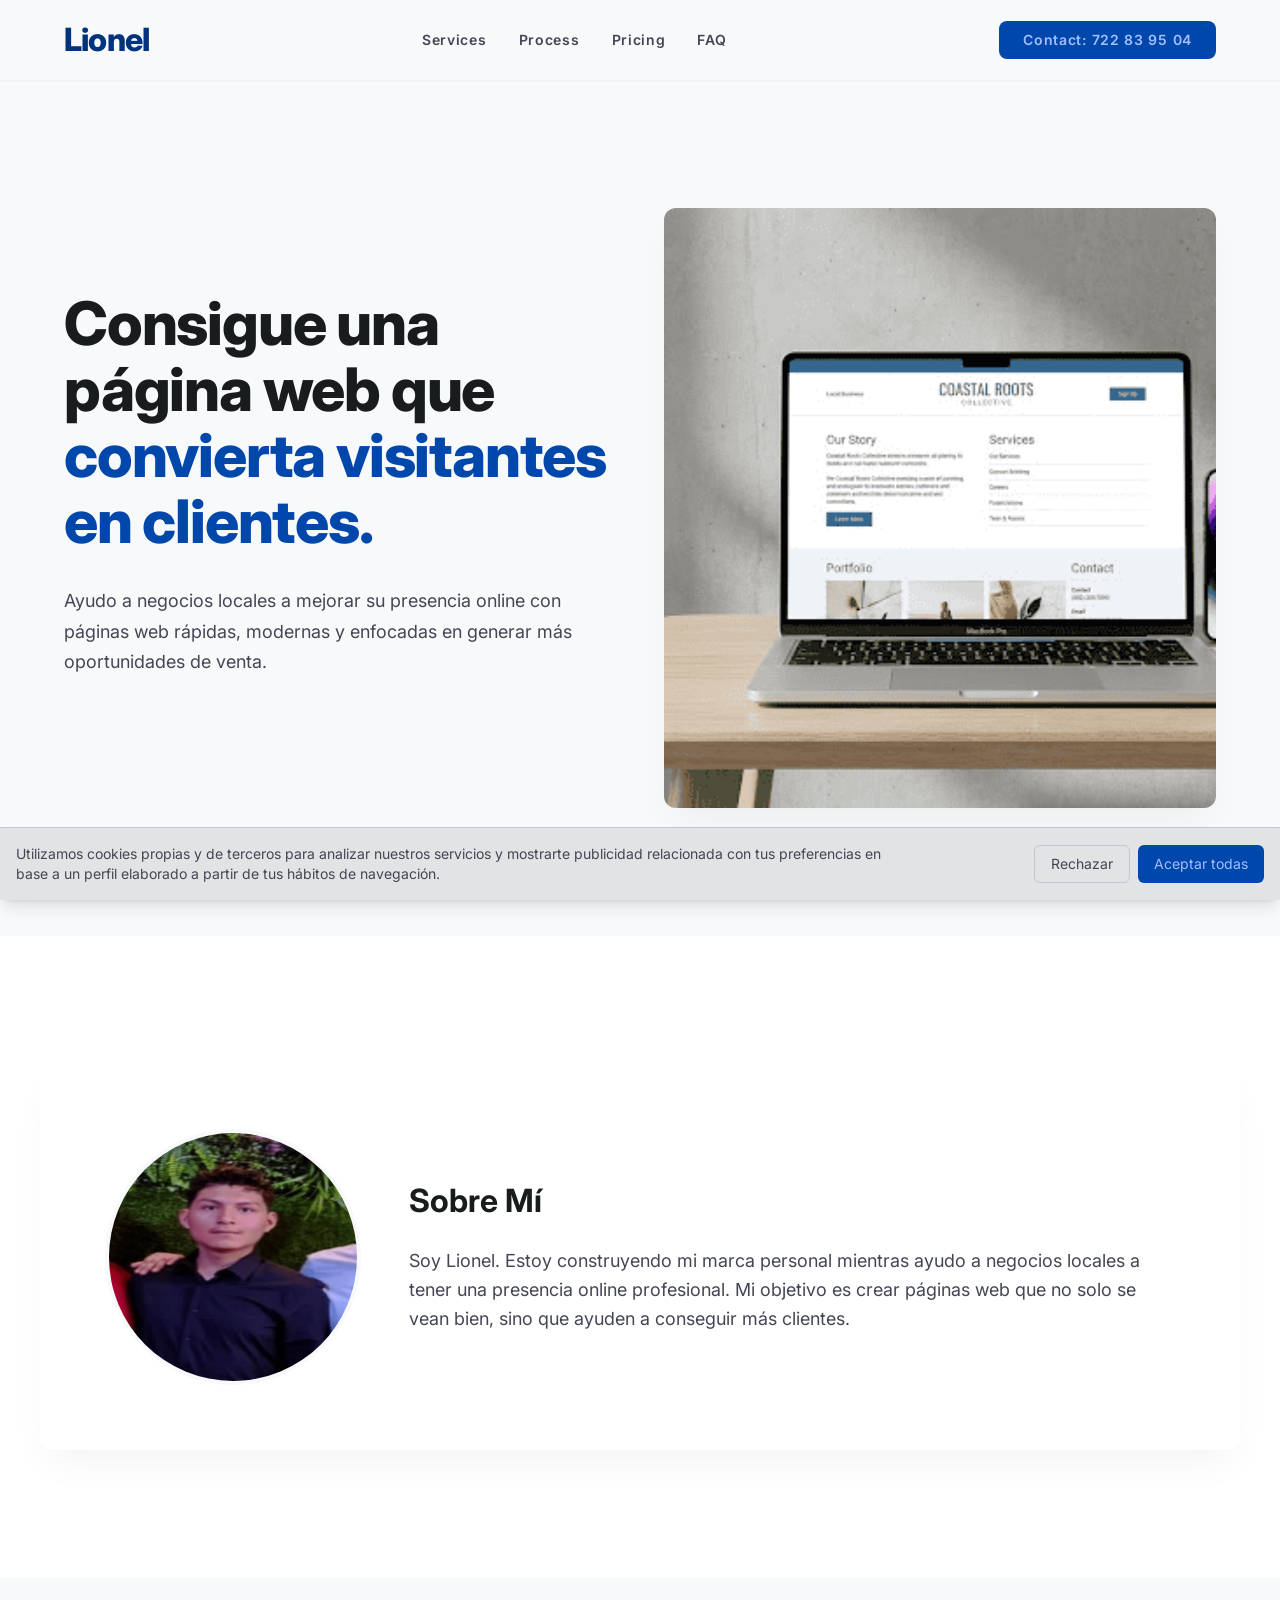
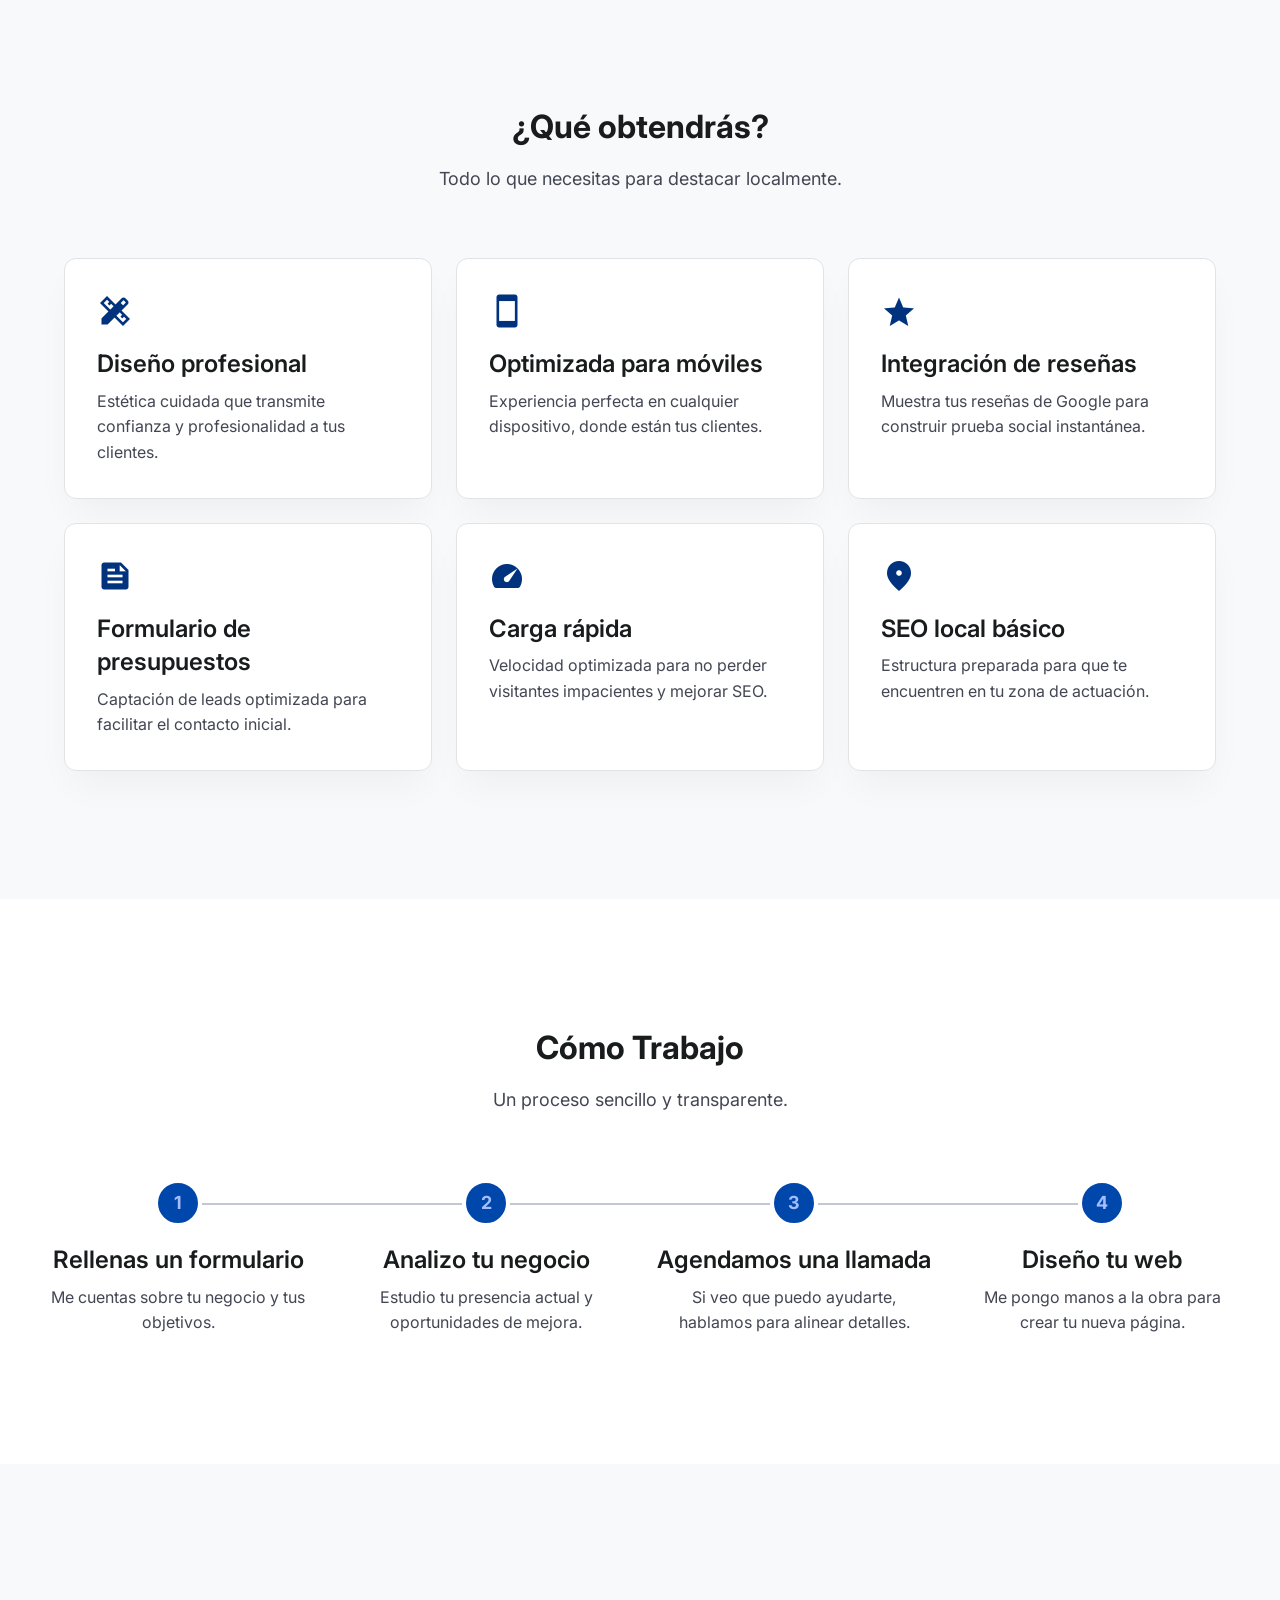
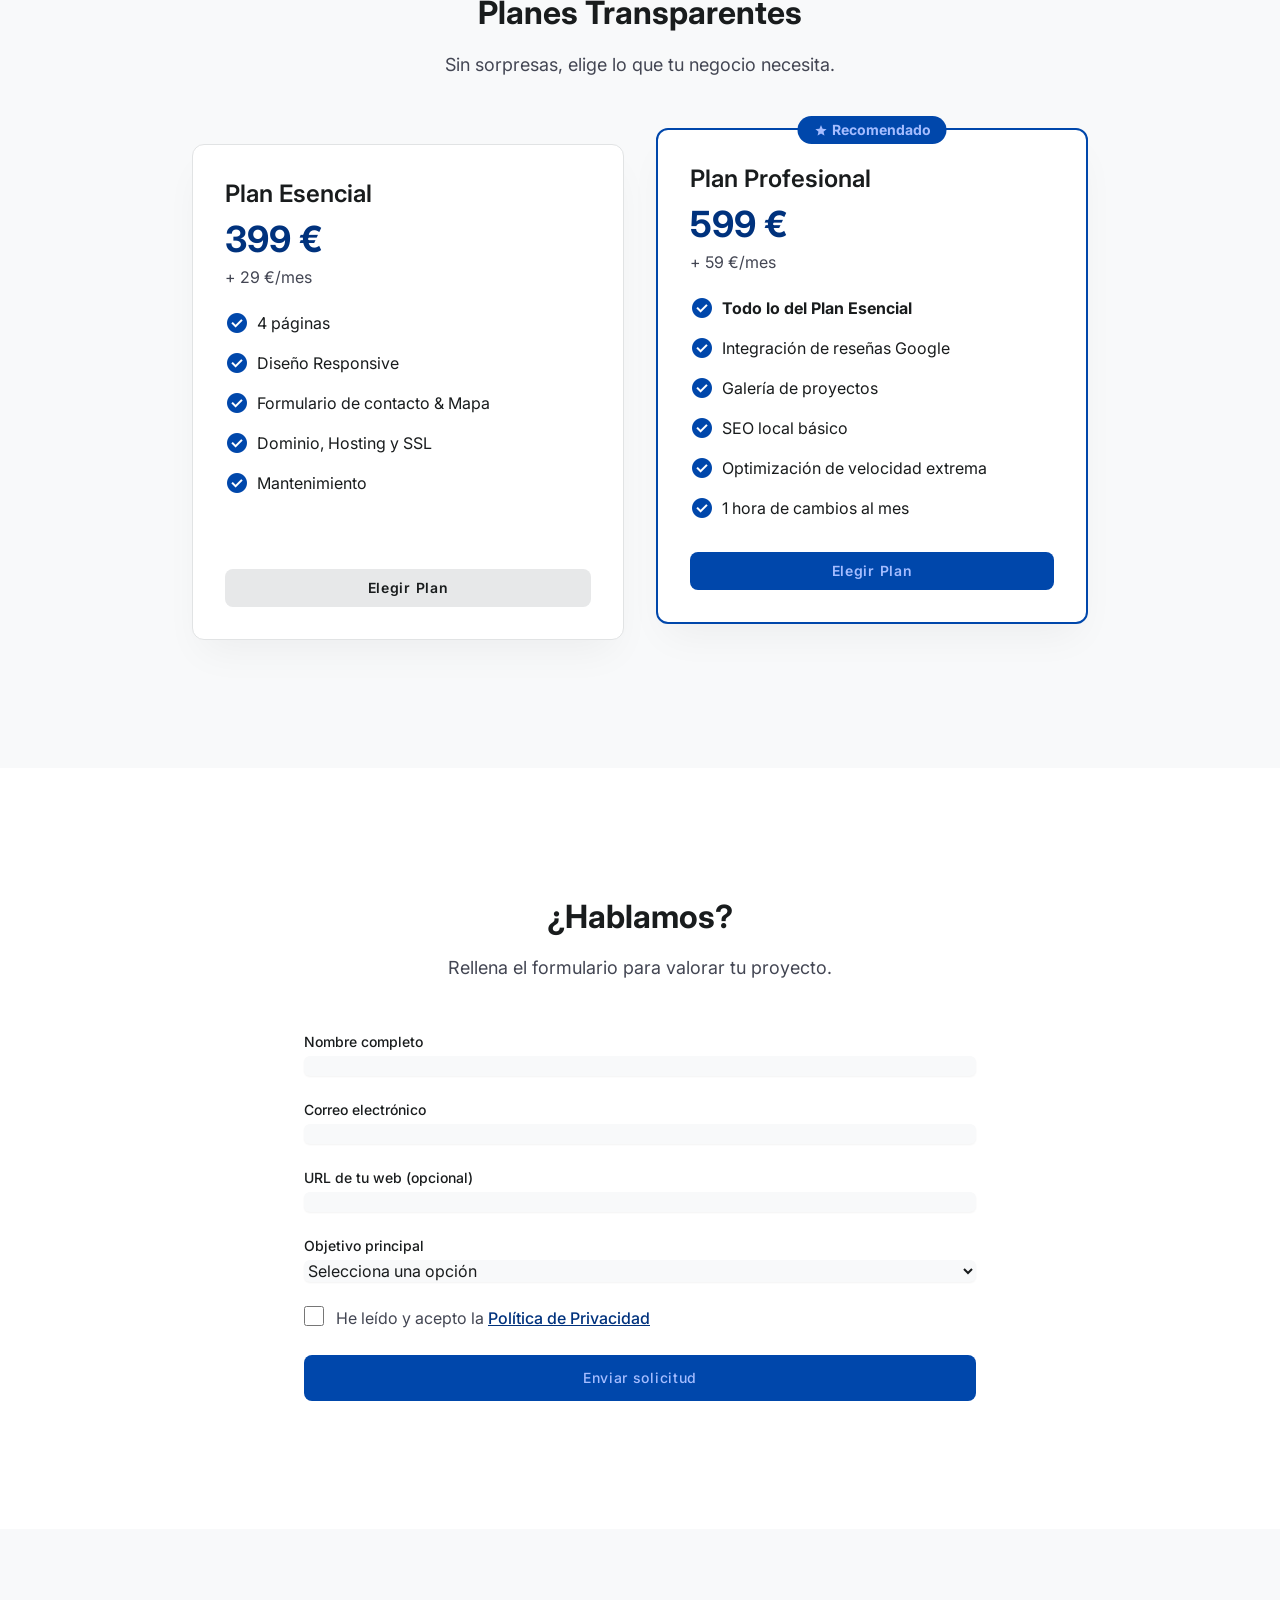
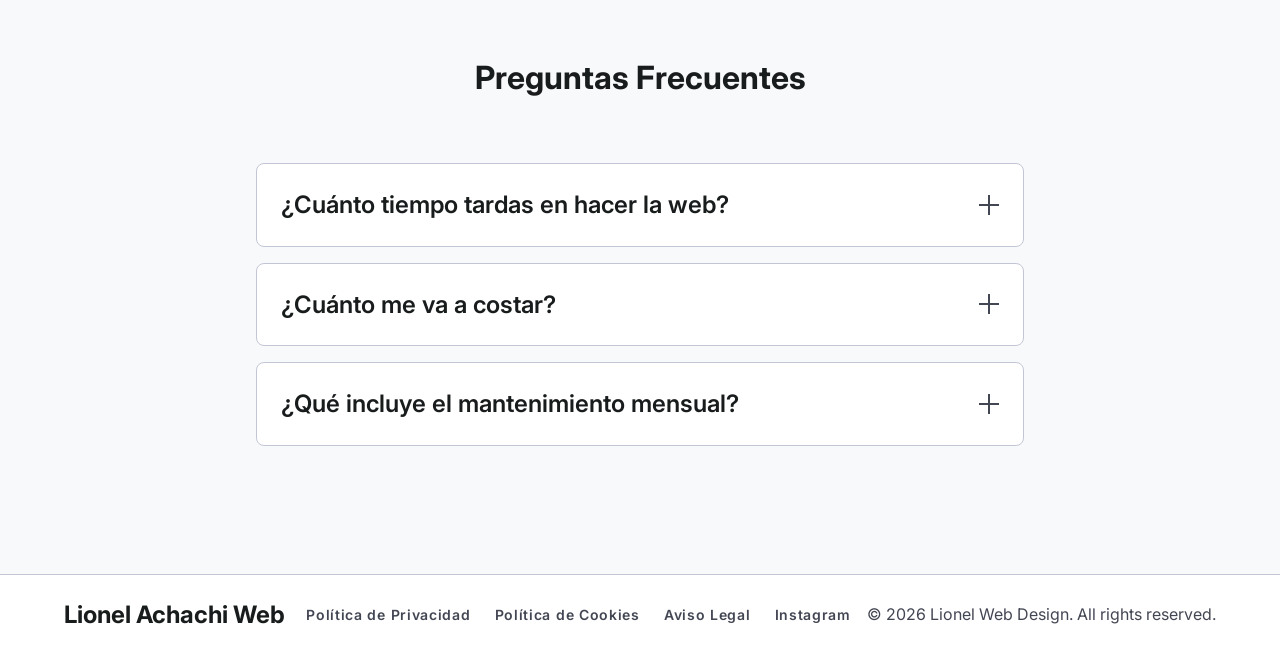
<file: index.html>
<!DOCTYPE html>

<html lang="es"><head>
<!-- Google Tag Manager -->
<script>(function(w,d,s,l,i){w[l]=w[l]||[];w[l].push({'gtm.start':
new Date().getTime(),event:'gtm.js'});var f=d.getElementsByTagName(s)[0],
j=d.createElement(s),dl=l!='dataLayer'?'&l='+l:'';j.async=true;j.src=
'https://www.googletagmanager.com/gtm.js?id='+i+dl;f.parentNode.insertBefore(j,f);
})(window,document,'script','dataLayer','GTM-5LCSNBGM');</script>
<!-- End Google Tag Manager -->
<meta charset="utf-8"/>
<meta content="width=device-width, initial-scale=1.0" name="viewport"/>
<link href="android-chrome-512x512.png" rel="icon" type="image/png"/>
<title>Lionel Web Design - Páginas web para negocios locales</title>
<meta content="Ayudo a negocios locales a mejorar su presencia online con páginas web rápidas, modernas y enfocadas en generar más clientes. Solicita tu valoración gratuita." name="description"/>
<!-- Open Graph / Vista previa en redes sociales y WhatsApp -->
<meta content="website" property="og:type"/>
<meta content="https://www.lionelachachiweb.com/" property="og:url"/>
<meta content="Lionel Web Design - Páginas web para negocios locales" property="og:title"/>
<meta content="Consigue una página web que convierta visitantes en clientes. Diseño profesional, rápido y optimizado para negocios locales." property="og:description"/>
<meta content="https://www.lionelachachiweb.com/hero.png" property="og:image"/>
<meta content="es_ES" property="og:locale"/>
<!-- Twitter Card -->
<meta content="summary_large_image" name="twitter:card"/>
<meta content="Lionel Web Design - Páginas web para negocios locales" name="twitter:title"/>
<meta content="Consigue una página web que convierta visitantes en clientes." name="twitter:description"/>
<meta content="https://www.lionelachachiweb.com/hero.png" name="twitter:image"/>
<!-- Enlaces de Fuentes e Iconos de Google -->
<link href="https://fonts.googleapis.com" rel="preconnect"/>
<link crossorigin="" href="https://fonts.gstatic.com" rel="preconnect"/>
<link href="https://fonts.googleapis.com/css2?family=Inter:wght@400;600;700;800&amp;family=Material+Symbols+Outlined:opsz,wght,FILL,GRAD@24,400,1,0&amp;display=swap" rel="stylesheet"/>
<!-- Precarga de la imagen principal (LCP) para que cargue lo antes posible -->
<link as="image" fetchpriority="high" href="hero.png" rel="preload"/>
<!-- Hoja de estilos compilada (sustituye al script de Tailwind CDN) -->
<link href="styles.css" rel="stylesheet"/>

</head>
<body class="bg-background text-on-background antialiased selection:bg-primary-container selection:text-on-primary-container" data-mode="connect">
<!-- Google Tag Manager (noscript) -->
<noscript><iframe src="https://www.googletagmanager.com/ns.html?id=GTM-5LCSNBGM"
height="0" width="0" style="display:none;visibility:hidden"></iframe></noscript>
<!-- End Google Tag Manager (noscript) -->
<!-- TopNavBar -->
<nav class="bg-surface dark:bg-surface-dim shadow-sm docked full-width top-0 sticky z-50">
<div class="flex justify-between items-center px-margin-mobile md:px-gutter max-w-container-max mx-auto h-20 w-full">
<a class="font-headline-md text-headline-md font-extrabold text-primary dark:text-primary-fixed tracking-tight hover:opacity-80 transition-opacity" href="#">Lionel</a>
<div class="hidden md:flex items-center space-x-8">
<a class="font-label-md text-label-md text-on-surface-variant hover:text-primary transition-colors duration-200" href="#services">Services</a>
<a class="font-label-md text-label-md text-on-surface-variant hover:text-primary transition-colors duration-200" href="#process">Process</a>
<a class="font-label-md text-label-md text-on-surface-variant hover:text-primary transition-colors duration-200" href="#pricing">Pricing</a>
<a class="font-label-md text-label-md text-on-surface-variant hover:text-primary transition-colors duration-200" href="#faq">FAQ</a>
</div>
<a class="hidden md:inline-flex font-label-md text-label-md bg-primary-container text-on-primary-container px-6 py-3 rounded-lg hover:opacity-80 transition-opacity items-center justify-center" href="#contact">
                Contact: 722 83 95 04</a>
<button class="md:hidden text-primary focus:outline-none">
<span class="material-symbols-outlined" style='font-variation-settings: "FILL" 1;'>menu</span>
</button>
</div>
</nav>
<!-- HERO SECTION -->
<section class="pt-section-gap-mobile md:pt-section-gap-desktop pb-section-gap-mobile md:pb-section-gap-desktop px-margin-mobile md:px-gutter max-w-container-max mx-auto">
<div class="grid grid-cols-1 lg:grid-cols-2 gap-12 items-center">
<div class="space-y-8">
<h1 class="font-headline-xl-mobile md:font-headline-xl text-headline-xl-mobile md:text-headline-xl text-on-surface">
                    Consigue una página web que <span class="text-primary-container">convierta visitantes en clientes.</span>
</h1>
<p class="font-body-lg text-body-lg text-on-surface-variant max-w-xl">
                    Ayudo a negocios locales a mejorar su presencia online con páginas web rápidas, modernas y enfocadas en generar más oportunidades de venta.
                </p>
<div class="pt-4">
</div>
</div>
<div class="relative w-full h-[400px] md:h-[600px] rounded-xl overflow-hidden ambient-shadow">
<img alt="Modern website design mockup on a laptop" class="object-cover w-full h-full" decoding="async" fetchpriority="high" src="hero.png"/>
</div>
</div>
</section>
<!-- SOBRE MÍ SECTION -->
<section class="py-section-gap-mobile md:py-section-gap-desktop bg-surface-container-lowest px-margin-mobile md:px-gutter" id="about">
<div class="max-w-container-max mx-auto">
<div class="glass-card rounded-xl p-8 md:p-16 flex flex-col md:flex-row items-center gap-12 ambient-shadow">
<div class="w-48 h-48 md:w-64 md:h-64 flex-shrink-0">
<img alt="Portrait of Lionel, a professional web designer" class="object-cover w-full h-full rounded-full border-4 border-surface" decoding="async" loading="lazy" src="android-chrome-512x512.png"/>
</div>
<div class="space-y-6">
<h2 class="font-headline-md text-headline-md text-on-surface">Sobre Mí</h2>
<p class="font-body-lg text-body-lg text-on-surface-variant leading-relaxed">
                        Soy Lionel. Estoy construyendo mi marca personal mientras ayudo a negocios locales a tener una presencia online profesional. Mi objetivo es crear páginas web que no solo se vean bien, sino que ayuden a conseguir más clientes.
                    </p>
</div>
</div>
</div>
</section>
<!-- QUÉ OBTENDRÁ EL CLIENTE SECTION -->
<section class="py-section-gap-mobile md:py-section-gap-desktop px-margin-mobile md:px-gutter max-w-container-max mx-auto" id="services">
<div class="text-center mb-16">
<h2 class="font-headline-md text-headline-md text-on-surface mb-4">¿Qué obtendrás?</h2>
<p class="font-body-lg text-body-lg text-on-surface-variant">Todo lo que necesitas para destacar localmente.</p>
</div>
<div class="grid grid-cols-1 md:grid-cols-2 lg:grid-cols-3 gap-6">
<!-- Feature 1 -->
<div class="bg-surface-container-lowest p-8 rounded-xl ambient-shadow border border-surface-variant shadow-sm"><span class="material-symbols-outlined text-4xl text-primary mb-4" style='font-variation-settings: "FILL" 1;'>design_services</span><h3 class="font-headline-sm text-headline-sm text-on-surface mb-2">Diseño profesional</h3><p class="font-body-md text-body-md text-on-surface-variant">Estética cuidada que transmite confianza y profesionalidad a tus clientes.</p></div>
<!-- Feature 2 -->
<div class="bg-surface-container-lowest p-8 rounded-xl ambient-shadow border border-surface-variant shadow-sm"><span class="material-symbols-outlined text-4xl text-primary mb-4" style='font-variation-settings: "FILL" 1;'>smartphone</span><h3 class="font-headline-sm text-headline-sm text-on-surface mb-2">Optimizada para móviles</h3><p class="font-body-md text-body-md text-on-surface-variant">Experiencia perfecta en cualquier dispositivo, donde están tus clientes.</p></div>
<!-- Feature 3 -->
<div class="bg-surface-container-lowest p-8 rounded-xl ambient-shadow border border-surface-variant shadow-sm"><span class="material-symbols-outlined text-4xl text-primary mb-4" style='font-variation-settings: "FILL" 1;'>star</span><h3 class="font-headline-sm text-headline-sm text-on-surface mb-2">Integración de reseñas</h3><p class="font-body-md text-body-md text-on-surface-variant">Muestra tus reseñas de Google para construir prueba social instantánea.</p></div>
<!-- Feature 4 -->
<div class="bg-surface-container-lowest p-8 rounded-xl ambient-shadow border border-surface-variant shadow-sm"><span class="material-symbols-outlined text-4xl text-primary mb-4" style='font-variation-settings: "FILL" 1;'>feed</span><h3 class="font-headline-sm text-headline-sm text-on-surface mb-2">Formulario de presupuestos</h3><p class="font-body-md text-body-md text-on-surface-variant">Captación de leads optimizada para facilitar el contacto inicial.</p></div>
<!-- Feature 5 -->
<div class="bg-surface-container-lowest p-8 rounded-xl ambient-shadow border border-surface-variant shadow-sm"><span class="material-symbols-outlined text-4xl text-primary mb-4" style='font-variation-settings: "FILL" 1;'>speed</span><h3 class="font-headline-sm text-headline-sm text-on-surface mb-2">Carga rápida</h3><p class="font-body-md text-body-md text-on-surface-variant">Velocidad optimizada para no perder visitantes impacientes y mejorar SEO.</p></div>
<!-- Feature 6 -->
<div class="bg-surface-container-lowest p-8 rounded-xl ambient-shadow border border-surface-variant shadow-sm"><span class="material-symbols-outlined text-4xl text-primary mb-4" style='font-variation-settings: "FILL" 1;'>location_on</span><h3 class="font-headline-sm text-headline-sm text-on-surface mb-2">SEO local básico</h3><p class="font-body-md text-body-md text-on-surface-variant">Estructura preparada para que te encuentren en tu zona de actuación.</p></div>
</div>
</section>
<!-- CÓMO TRABAJO SECTION -->
<section class="py-section-gap-mobile md:py-section-gap-desktop bg-surface-container-lowest px-margin-mobile md:px-gutter" id="process">
<div class="max-w-container-max mx-auto">
<div class="text-center mb-16">
<h2 class="font-headline-md text-headline-md text-on-surface mb-4">Cómo Trabajo</h2>
<p class="font-body-lg text-body-lg text-on-surface-variant">Un proceso sencillo y transparente.</p>
</div>
<div class="flex flex-col md:flex-row justify-between items-start gap-8 relative">
<div class="hidden md:block absolute top-6 left-0 right-0 h-0.5 bg-outline-variant z-0 w-[80%] mx-auto"></div>
<div class="flex-1 relative z-10 flex flex-col items-center text-center">
<div class="w-12 h-12 bg-primary-container text-on-primary-container rounded-full flex items-center justify-center font-bold text-lg mb-4 border-4 border-surface-container-lowest">1</div>
<h3 class="font-headline-sm text-headline-sm text-on-surface mb-2">Rellenas un formulario</h3>
<p class="font-body-md text-body-md text-on-surface-variant">Me cuentas sobre tu negocio y tus objetivos.</p>
</div>
<div class="flex-1 relative z-10 flex flex-col items-center text-center">
<div class="w-12 h-12 bg-primary-container text-on-primary-container rounded-full flex items-center justify-center font-bold text-lg mb-4 border-4 border-surface-container-lowest">2</div>
<h3 class="font-headline-sm text-headline-sm text-on-surface mb-2">Analizo tu negocio</h3>
<p class="font-body-md text-body-md text-on-surface-variant">Estudio tu presencia actual y oportunidades de mejora.</p>
</div>
<div class="flex-1 relative z-10 flex flex-col items-center text-center">
<div class="w-12 h-12 bg-primary-container text-on-primary-container rounded-full flex items-center justify-center font-bold text-lg mb-4 border-4 border-surface-container-lowest">3</div>
<h3 class="font-headline-sm text-headline-sm text-on-surface mb-2">Agendamos una llamada</h3>
<p class="font-body-md text-body-md text-on-surface-variant">Si veo que puedo ayudarte, hablamos para alinear detalles.</p>
</div>
<div class="flex-1 relative z-10 flex flex-col items-center text-center">
<div class="w-12 h-12 bg-primary-container text-on-primary-container rounded-full flex items-center justify-center font-bold text-lg mb-4 border-4 border-surface-container-lowest">4</div>
<h3 class="font-headline-sm text-headline-sm text-on-surface mb-2">Diseño tu web</h3>
<p class="font-body-md text-body-md text-on-surface-variant">Me pongo manos a la obra para crear tu nueva página.</p>
</div>
</div>
</div>
</section>
<!-- PLANES DE PRECIOS SECTION -->
<section class="py-section-gap-mobile md:py-section-gap-desktop px-margin-mobile md:px-gutter max-w-container-max mx-auto" id="pricing">
<div class="text-center mb-16">
<h2 class="font-headline-md text-headline-md text-on-surface mb-4">Planes Transparentes</h2>
<p class="font-body-lg text-body-lg text-on-surface-variant">Sin sorpresas, elige lo que tu negocio necesita.</p>
</div>
<div class="grid grid-cols-1 md:grid-cols-2 gap-8 max-w-4xl mx-auto">
<!-- Plan Esencial -->
<div class="bg-surface-container-lowest p-8 rounded-xl ambient-shadow border border-surface-variant flex flex-col">
<h3 class="font-headline-sm text-headline-sm text-on-surface mb-2">Plan Esencial</h3>
<div class="text-4xl font-bold text-primary mb-2">399 €</div>
<div class="text-on-surface-variant mb-6">+ 29 €/mes</div>
<ul class="space-y-4 mb-8 flex-1">
<li class="flex items-center gap-2"><span class="material-symbols-outlined text-primary-container" style='font-variation-settings: "FILL" 1;'>check_circle</span>4 páginas</li>
<li class="flex items-center gap-2"><span class="material-symbols-outlined text-primary-container" style='font-variation-settings: "FILL" 1;'>check_circle</span> Diseño Responsive</li>
<li class="flex items-center gap-2"><span class="material-symbols-outlined text-primary-container" style='font-variation-settings: "FILL" 1;'>check_circle</span> Formulario de contacto &amp; Mapa</li>
<li class="flex items-center gap-2"><span class="material-symbols-outlined text-primary-container" style='font-variation-settings: "FILL" 1;'>check_circle</span> Dominio, Hosting y SSL</li>
<li class="flex items-center gap-2"><span class="material-symbols-outlined text-primary-container" style='font-variation-settings: "FILL" 1;'>check_circle</span> Mantenimiento</li>
</ul>
<a class="block w-full text-center font-label-md text-label-md bg-surface-container-high text-on-surface px-6 py-3 rounded-lg hover:bg-surface-variant transition-colors" href="#contact">Elegir Plan</a>
</div>
<!-- Plan Profesional -->
<div class="bg-surface-container-lowest p-8 rounded-xl ambient-shadow border-2 border-primary-container flex flex-col relative transform md:-translate-y-4">
<div class="absolute top-0 left-1/2 -translate-x-1/2 -translate-y-1/2 bg-primary-container text-on-primary-container px-4 py-1 rounded-full text-sm font-bold flex items-center gap-1">
<span class="material-symbols-outlined text-sm" style='font-variation-settings: "FILL" 1;'>star</span> Recomendado
        </div>
<h3 class="font-headline-sm text-headline-sm text-on-surface mb-2">Plan Profesional</h3>
<div class="text-4xl font-bold text-primary mb-2">599 €</div>
<div class="text-on-surface-variant mb-6">+ 59 €/mes</div>
<ul class="space-y-4 mb-8 flex-1">
<li class="flex items-center gap-2"><span class="material-symbols-outlined text-primary-container" style='font-variation-settings: "FILL" 1;'>check_circle</span> <strong>Todo lo del Plan Esencial</strong></li>
<li class="flex items-center gap-2"><span class="material-symbols-outlined text-primary-container" style='font-variation-settings: "FILL" 1;'>check_circle</span> Integración de reseñas Google</li>
<li class="flex items-center gap-2"><span class="material-symbols-outlined text-primary-container" style='font-variation-settings: "FILL" 1;'>check_circle</span> Galería de proyectos</li>
<li class="flex items-center gap-2"><span class="material-symbols-outlined text-primary-container" style='font-variation-settings: "FILL" 1;'>check_circle</span> SEO local básico</li>
<li class="flex items-center gap-2"><span class="material-symbols-outlined text-primary-container" style='font-variation-settings: "FILL" 1;'>check_circle</span> Optimización de velocidad extrema</li>
<li class="flex items-center gap-2"><span class="material-symbols-outlined text-primary-container" style='font-variation-settings: "FILL" 1;'>check_circle</span> 1 hora de cambios al mes</li>
</ul>
<a class="block w-full text-center font-label-md text-label-md bg-primary-container text-on-primary-container px-6 py-3 rounded-lg hover:opacity-90 transition-opacity" href="#contact">Elegir Plan</a>
</div>
</div>
</section>
<!-- FORMULARIO DE CONTACTO SECTION -->
<section class="py-section-gap-mobile md:py-section-gap-desktop bg-surface-container-lowest px-margin-mobile md:px-gutter" id="contact">
<div class="max-w-2xl mx-auto">
<div class="text-center mb-12">
<h2 class="font-headline-md text-headline-md text-on-surface mb-4">¿Hablamos?</h2>
<p class="font-body-lg text-body-lg text-on-surface-variant">Rellena el formulario para valorar tu proyecto.</p>
</div>
<form action="https://formspree.io/f/xyeggekn" class="space-y-6" id="contact-form" method="POST">
<input class="" name="_next" type="hidden" value="https://calendly.com/achachitorresl/20min"/>
<div>
<label class="block text-sm font-medium text-on-surface mb-1" for="name">Nombre completo</label>
<input class="w-full rounded-md border-outline-variant shadow-sm focus:border-primary-container focus:ring focus:ring-primary-container focus:ring-opacity-50 bg-surface" id="name" name="name" required="" type="text"/>
</div>
<div>
<label class="block text-sm font-medium text-on-surface mb-1" for="email">Correo electrónico</label>
<input class="w-full rounded-md border-outline-variant shadow-sm focus:border-primary-container focus:ring focus:ring-primary-container focus:ring-opacity-50 bg-surface" id="email" name="email" required="" type="email"/>
</div>
<div>
<label class="block text-sm font-medium text-on-surface mb-1" for="website">URL de tu web (opcional)</label>
<input class="w-full rounded-md border-outline-variant shadow-sm focus:border-primary-container focus:ring focus:ring-primary-container focus:ring-opacity-50 bg-surface" id="website" name="website" type="url"/>
</div>
<div>
<label class="block text-sm font-medium text-on-surface mb-1" for="goal">Objetivo principal</label>
<select class="w-full rounded-md border-outline-variant shadow-sm focus:border-primary-container focus:ring focus:ring-primary-container focus:ring-opacity-50 bg-surface" id="goal" name="goal" required="">
<option disabled="" selected="" value="">Selecciona una opción</option>
<option value="Venta de servicios">Venta de servicios</option>
<option value="Marca personal">Marca personal</option>
<option value="Otro">Otro</option>
</select>
</div>
<div class="flex items-start gap-3">
<input class="rounded border-outline-variant text-primary-container focus:ring-primary h-5 w-5" id="privacy" name="privacy" required="" type="checkbox"/>
<label class="text-body-md text-on-surface-variant text-left" for="privacy">
        He leído y acepto la <a class="text-primary font-medium underline" href="politica-privacidad.html" target="_blank">Política de Privacidad</a>
</label>
</div>
<div class="hidden text-error text-sm font-medium mb-4" id="form-error-message">Por favor, rellena todos los campos obligatorios y acepta la política de privacidad antes de continuar.</div><div class=""><button class="w-full font-medium text-label-md bg-primary-container text-on-primary-container px-8 py-4 rounded-lg hover:opacity-80 transition-opacity flex justify-center items-center" id="submit-btn" type="submit">Enviar solicitud</button></div>
</form>
</div>
</section>
<!-- FAQ SECTION -->
<section class="py-section-gap-mobile md:py-section-gap-desktop px-margin-mobile md:px-gutter max-w-container-max mx-auto" id="faq">
<div class="text-center mb-16">
<h2 class="font-headline-md text-headline-md text-on-surface mb-4">Preguntas Frecuentes</h2>
</div>
<div class="max-w-3xl mx-auto space-y-4">
<!-- FAQ 1 -->
<details class="group bg-surface-container-lowest rounded-lg border border-outline-variant p-6 [&amp;_summary::-webkit-details-marker]:hidden">
<summary class="flex items-center justify-between cursor-pointer">
<h3 class="font-headline-sm text-headline-sm text-on-surface">¿Cuánto tiempo tardas en hacer la web?</h3>
<span class="relative ml-1.5 h-5 w-5 flex-shrink-0">
<span class="absolute inset-0 flex items-center justify-center">
<span class="h-0.5 w-full bg-on-surface-variant transition-transform group-open:rotate-180"></span>
</span>
<span class="absolute inset-0 flex items-center justify-center">
<span class="h-full w-0.5 bg-on-surface-variant transition-transform group-open:rotate-90"></span>
</span>
</span>
</summary>
<div class="mt-4 leading-relaxed text-on-surface-variant font-body-md text-body-md">
            Normalmente, entre 1 y 2 semanas desde que recibo toda la información necesaria (textos, imágenes, accesos).
        </div>
</details>
<!-- FAQ 2 -->
<details class="group bg-surface-container-lowest rounded-lg border border-outline-variant p-6 [&amp;_summary::-webkit-details-marker]:hidden">
<summary class="flex items-center justify-between cursor-pointer">
<h3 class="font-headline-sm text-headline-sm text-on-surface">¿Cuánto me va a costar?</h3>
<span class="relative ml-1.5 h-5 w-5 flex-shrink-0">
<span class="absolute inset-0 flex items-center justify-center">
<span class="h-0.5 w-full bg-on-surface-variant transition-transform group-open:rotate-180"></span>
</span>
<span class="absolute inset-0 flex items-center justify-center">
<span class="h-full w-0.5 bg-on-surface-variant transition-transform group-open:rotate-90"></span>
</span>
</span>
</summary>
<div class="mt-4 leading-relaxed text-on-surface-variant font-body-md text-body-md">
            Mis precios suelen rondar los 400-600€ para el diseño inicial, dependiendo del plan que elijas, más una pequeña cuota mensual de mantenimiento.
        </div>
</details>
<!-- FAQ 3 -->
<details class="group bg-surface-container-lowest rounded-lg border border-outline-variant p-6 [&amp;_summary::-webkit-details-marker]:hidden">
<summary class="flex items-center justify-between cursor-pointer">
<h3 class="font-headline-sm text-headline-sm text-on-surface">¿Qué incluye el mantenimiento mensual?</h3>
<span class="relative ml-1.5 h-5 w-5 flex-shrink-0">
<span class="absolute inset-0 flex items-center justify-center">
<span class="h-0.5 w-full bg-on-surface-variant transition-transform group-open:rotate-180"></span>
</span>
<span class="absolute inset-0 flex items-center justify-center">
<span class="h-full w-0.5 bg-on-surface-variant transition-transform group-open:rotate-90"></span>
</span>
</span>
</summary>
<div class="mt-4 leading-relaxed text-on-surface-variant font-body-md text-body-md">
            El mantenimiento incluye el alojamiento web (hosting), el dominio, el certificado SSL, copias de seguridad regulares, actualizaciones de seguridad y plugins, y soporte técnico para asegurar que tu web funcione perfectamente siempre.
        </div>
</details>
</div>
</section>
<!-- FOOTER -->
<footer class="bg-surface-container-lowest dark:bg-inverse-surface border-t border-outline-variant">
<div class="flex flex-col md:flex-row justify-between items-center py-base px-margin-mobile md:px-gutter max-w-container-max mx-auto w-full min-h-[80px]">
<div class="font-headline-sm text-headline-sm font-bold text-on-surface dark:text-inverse-on-surface mb-4 md:mb-0">
                Lionel Achachi Web </div>
<div class="flex flex-wrap justify-center gap-6 mb-4 md:mb-0"><a class="font-label-md text-label-md text-on-surface-variant dark:text-surface-variant hover:text-primary dark:hover:text-primary-fixed transition-colors" href="politica-privacidad.html" target="_blank">Política de Privacidad</a><a class="font-label-md text-label-md text-on-surface-variant dark:text-surface-variant hover:text-primary dark:hover:text-primary-fixed transition-colors" href="politica-cookies.html" target="_blank">Política de Cookies</a><a class="font-label-md text-label-md text-on-surface-variant dark:text-surface-variant hover:text-primary dark:hover:text-primary-fixed transition-colors" href="aviso-legal.html" target="_blank">Aviso Legal</a><a class="font-label-md text-label-md text-on-surface-variant dark:text-surface-variant hover:text-primary dark:hover:text-primary-fixed transition-colors" href="#">Instagram</a></div>
<div class="font-body-md text-body-md text-on-surface-variant dark:text-surface-variant">© 2026 Lionel Web Design. All rights reserved.</div>
</div>
</footer>
<!-- Cookie Modal -->
<div class="fixed bottom-0 left-0 right-0 bg-surface-container-highest p-4 shadow-lg z-[100] flex flex-col sm:flex-row items-center justify-between gap-4 border-t border-outline-variant" id="cookie-modal">
<div class="text-sm text-on-surface-variant font-body-md max-w-4xl">
        Utilizamos cookies propias y de terceros para analizar nuestros servicios y mostrarte publicidad relacionada con tus preferencias en base a un perfil elaborado a partir de tus hábitos de navegación.
    </div>
<div class="flex gap-2 shrink-0">
<button class="px-4 py-2 text-sm font-label-md text-on-surface-variant border border-outline-variant rounded-md hover:bg-surface-variant transition-colors" onclick="document.getElementById('cookie-modal').style.display='none'">Rechazar</button>
<button class="px-4 py-2 text-sm font-label-md bg-primary-container text-on-primary-container rounded-md hover:opacity-90 transition-opacity" onclick="aceptarCookies()">Aceptar todas</button>
</div>
</div>
<script>
document.addEventListener("DOMContentLoaded", function() {
  if (localStorage.getItem("cookies_aceptadas") === "true") {
    document.getElementById("cookie-modal").style.display = "none";
  }
});
function aceptarCookies() {
  localStorage.setItem("cookies_aceptadas", "true");
  document.getElementById("cookie-modal").style.display = "none";
}
</script>
</body></html>
</file>
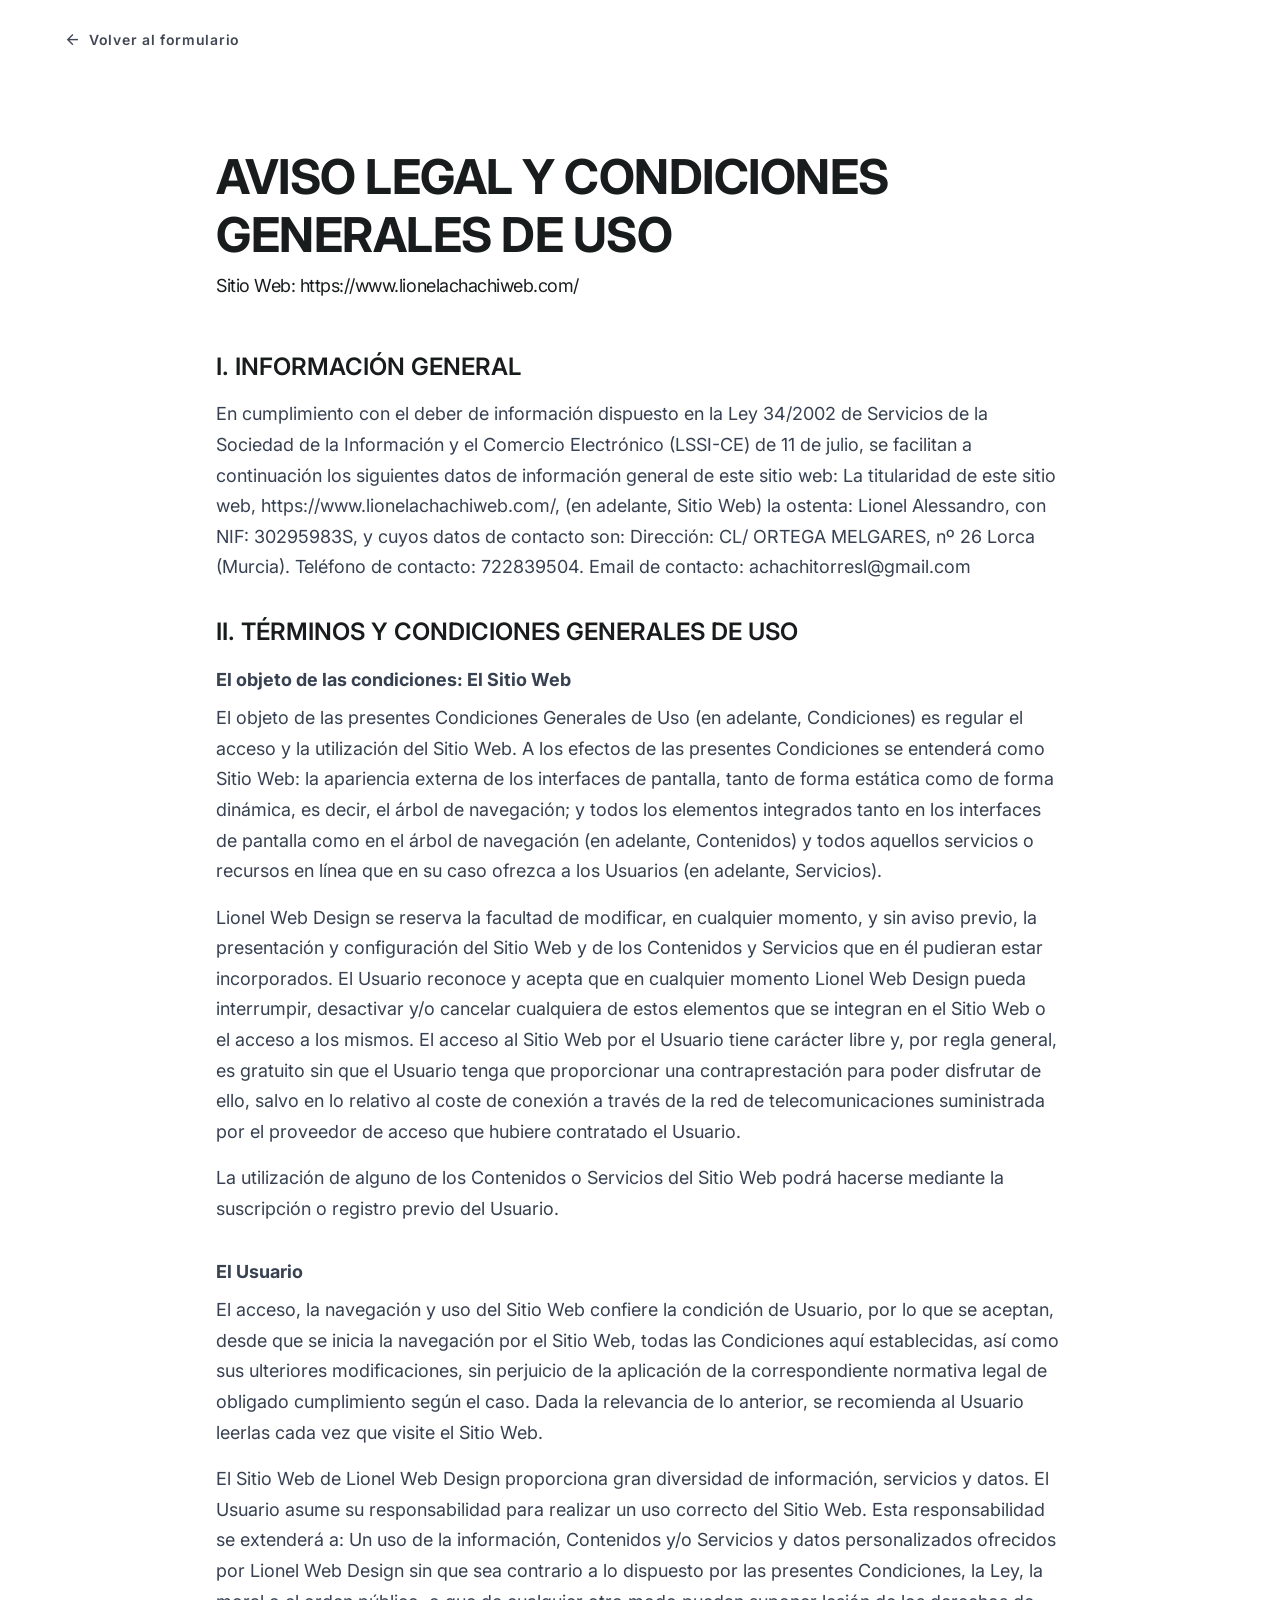
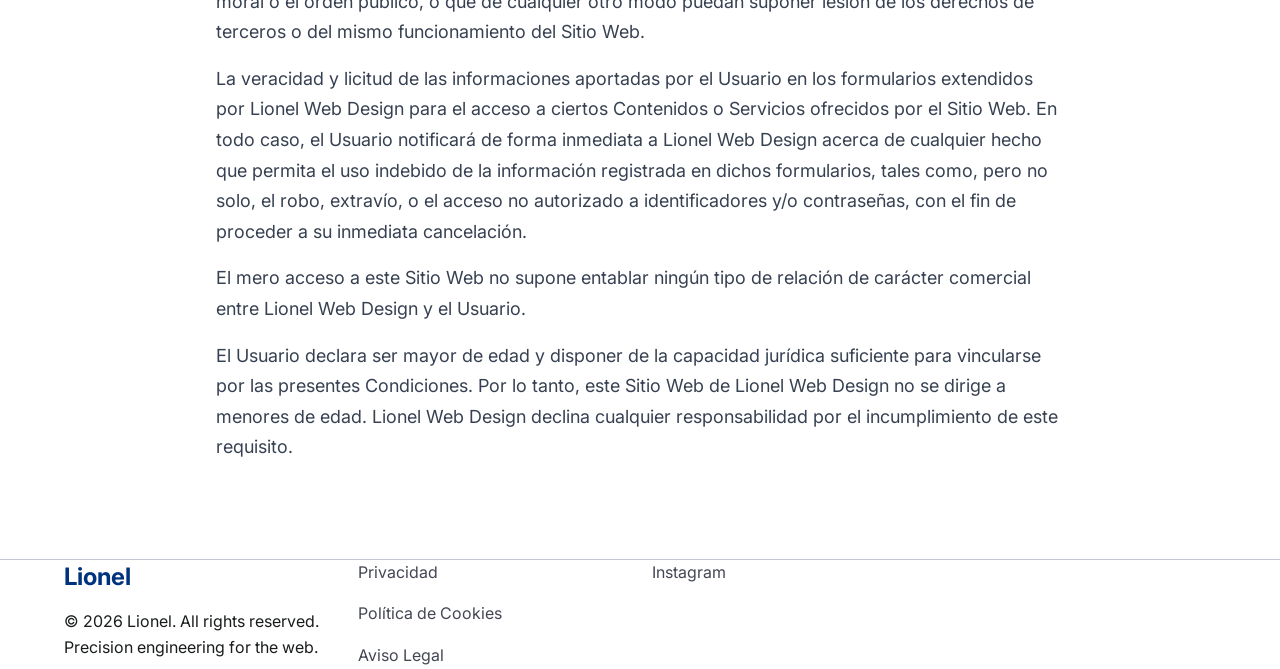
<file: aviso-legal-1.html>
<!DOCTYPE html><html class="light" lang="es" style=""><head>
<!-- Google Tag Manager -->
<script>(function(w,d,s,l,i){w[l]=w[l]||[];w[l].push({'gtm.start':
new Date().getTime(),event:'gtm.js'});var f=d.getElementsByTagName(s)[0],
j=d.createElement(s),dl=l!='dataLayer'?'&l='+l:'';j.async=true;j.src=
'https://www.googletagmanager.com/gtm.js?id='+i+dl;f.parentNode.insertBefore(j,f);
})(window,document,'script','dataLayer','GTM-5LCSNBGM');</script>
<!-- End Google Tag Manager -->
<meta charset="utf-8">
<meta content="width=device-width, initial-scale=1.0" name="viewport">
<link href="android-chrome-512x512.png" rel="icon" type="image/png"/>
<title>Aviso Legal - Lionel</title>
<meta content="Aviso legal y condiciones generales de uso del sitio web de Lionel Web Design." name="description"/>
<!-- Hoja de estilos compilada (sustituye al script de Tailwind CDN) -->
<link href="styles.css" rel="stylesheet"/>
<link href="https://fonts.googleapis.com" rel="preconnect">
<link crossorigin="" href="https://fonts.gstatic.com" rel="preconnect">
<link href="https://fonts.googleapis.com/css2?family=Inter:wght@400;600;700;800&amp;family=Material+Symbols+Outlined:opsz,wght,FILL,GRAD@24,400,1,0&amp;display=swap" rel="stylesheet">


</head>
<body class="bg-surface-container-lowest text-on-surface font-body-md min-h-screen flex flex-col">
<!-- Google Tag Manager (noscript) -->
<noscript><iframe src="https://www.googletagmanager.com/ns.html?id=GTM-5LCSNBGM"
height="0" width="0" style="display:none;visibility:hidden"></iframe></noscript>
<!-- End Google Tag Manager (noscript) -->
<!-- Top Navigation suppressed for focus on legal content, keeping only the back button -->
<header class="w-full pt-8 px-margin-mobile md:px-gutter max-w-container-max mx-auto">
<a class="inline-flex items-center gap-2 text-on-surface-variant hover:text-primary transition-colors font-label-md text-label-md" href="index.html">
<span class="material-symbols-outlined" style="font-size: 1.2em;">arrow_back</span>
            Volver al formulario
        </a>
</header>
<main class="flex-grow w-full max-w-4xl mx-auto px-margin-mobile md:px-gutter py-12 md:py-24">
<article class="prose max-w-none">
<h1 class="font-headline-lg text-headline-lg-mobile md:text-headline-lg text-on-surface mb-12">AVISO LEGAL Y CONDICIONES GENERALES DE USO<div class="text-body-lg mt-2">Sitio Web: https://www.lionelachachiweb.com/</div></h1>
<div class="space-y-8 font-body-lg text-body-lg text-[#374151]"><section><h2 class="font-headline-sm text-headline-sm text-on-surface mb-4">I. INFORMACIÓN GENERAL</h2><p class="">En cumplimiento con el deber de información dispuesto en la Ley 34/2002 de Servicios de la Sociedad de la Información y el Comercio Electrónico (LSSI-CE) de 11 de julio, se facilitan a continuación los siguientes datos de información general de este sitio web: La titularidad de este sitio web, https://www.lionelachachiweb.com/, (en adelante, Sitio Web) la ostenta: Lionel Alessandro, con NIF: 30295983S, y cuyos datos de contacto son: Dirección: CL/ ORTEGA MELGARES, nº 26 Lorca (Murcia). Teléfono de contacto: 722839504. Email de contacto: achachitorresl@gmail.com</p></section><section><h2 class="font-headline-sm text-headline-sm text-on-surface mb-4">II. TÉRMINOS Y CONDICIONES GENERALES DE USO</h2><h3 class="font-bold mb-2">El objeto de las condiciones: El Sitio Web</h3><p class="">El objeto de las presentes Condiciones Generales de Uso (en adelante, Condiciones) es regular el acceso y la utilización del Sitio Web. A los efectos de las presentes Condiciones se entenderá como Sitio Web: la apariencia externa de los interfaces de pantalla, tanto de forma estática como de forma dinámica, es decir, el árbol de navegación; y todos los elementos integrados tanto en los interfaces de pantalla como en el árbol de navegación (en adelante, Contenidos) y todos aquellos servicios o recursos en línea que en su caso ofrezca a los Usuarios (en adelante, Servicios).</p><p class="mt-4">Lionel Web Design se reserva la facultad de modificar, en cualquier momento, y sin aviso previo, la presentación y configuración del Sitio Web y de los Contenidos y Servicios que en él pudieran estar incorporados. El Usuario reconoce y acepta que en cualquier momento Lionel Web Design pueda interrumpir, desactivar y/o cancelar cualquiera de estos elementos que se integran en el Sitio Web o el acceso a los mismos. El acceso al Sitio Web por el Usuario tiene carácter libre y, por regla general, es gratuito sin que el Usuario tenga que proporcionar una contraprestación para poder disfrutar de ello, salvo en lo relativo al coste de conexión a través de la red de telecomunicaciones suministrada por el proveedor de acceso que hubiere contratado el Usuario.</p><p class="mt-4">La utilización de alguno de los Contenidos o Servicios del Sitio Web podrá hacerse mediante la suscripción o registro previo del Usuario.</p><h3 class="font-bold mb-2 mt-8">El Usuario</h3><p class="">El acceso, la navegación y uso del Sitio Web confiere la condición de Usuario, por lo que se aceptan, desde que se inicia la navegación por el Sitio Web, todas las Condiciones aquí establecidas, así como sus ulteriores modificaciones, sin perjuicio de la aplicación de la correspondiente normativa legal de obligado cumplimiento según el caso. Dada la relevancia de lo anterior, se recomienda al Usuario leerlas cada vez que visite el Sitio Web.</p><p class="mt-4">El Sitio Web de Lionel Web Design proporciona gran diversidad de información, servicios y datos. El Usuario asume su responsabilidad para realizar un uso correcto del Sitio Web. Esta responsabilidad se extenderá a: Un uso de la información, Contenidos y/o Servicios y datos personalizados ofrecidos por Lionel Web Design sin que sea contrario a lo dispuesto por las presentes Condiciones, la Ley, la moral o el orden público, o que de cualquier otro modo puedan suponer lesión de los derechos de terceros o del mismo funcionamiento del Sitio Web.</p><p class="mt-4">La veracidad y licitud de las informaciones aportadas por el Usuario en los formularios extendidos por Lionel Web Design para el acceso a ciertos Contenidos o Servicios ofrecidos por el Sitio Web. En todo caso, el Usuario notificará de forma inmediata a Lionel Web Design acerca de cualquier hecho que permita el uso indebido de la información registrada en dichos formularios, tales como, pero no solo, el robo, extravío, o el acceso no autorizado a identificadores y/o contraseñas, con el fin de proceder a su inmediata cancelación.</p><p class="mt-4">El mero acceso a este Sitio Web no supone entablar ningún tipo de relación de carácter comercial entre Lionel Web Design y el Usuario.</p><p class="mt-4">El Usuario declara ser mayor de edad y disponer de la capacidad jurídica suficiente para vincularse por las presentes Condiciones. Por lo tanto, este Sitio Web de Lionel Web Design no se dirige a menores de edad. Lionel Web Design declina cualquier responsabilidad por el incumplimiento de este requisito.</p></section></div>
</article>
</main>
<!-- Footer Component from JSON -->
<footer class="w-full py-section-gap-desktop bg-surface-container-lowest dark:bg-surface-dim border-t border-outline-variant dark:border-outline">
<div class="grid grid-cols-1 md:grid-cols-2 lg:grid-cols-4 gap-gutter px-gutter max-w-container-max mx-auto">
<div class="col-span-1 md:col-span-2 lg:col-span-1 flex flex-col gap-4">
<span class="font-headline-sm text-headline-sm font-bold text-primary dark:text-inverse-primary">Lionel</span>
<p class="font-body-md text-body-md text-on-surface dark:text-on-surface-variant max-w-xs">
                    © 2026 Lionel. All rights reserved. Precision engineering for the web.
                </p>
</div>
<div class="flex flex-col gap-4">
<a class="font-body-md text-body-md text-on-surface-variant dark:text-on-surface hover:underline transition-opacity hover:opacity-90 hover:text-primary transition-colors" href="politica-privacidad.html">Privacidad</a>
<a class="font-body-md text-body-md text-on-surface-variant dark:text-on-surface hover:underline transition-opacity hover:opacity-90 hover:text-primary transition-colors" href="politica-cookies.html">Política de Cookies</a>
<a class="font-body-md text-body-md text-on-surface-variant dark:text-on-surface hover:underline transition-opacity hover:opacity-90 hover:text-primary transition-colors" href="#">Aviso Legal</a>
</div>
<div class="flex flex-col gap-4">

<a class="font-body-md text-body-md text-on-surface-variant dark:text-on-surface hover:underline transition-opacity hover:opacity-90 hover:text-primary transition-colors" href="#" target="_blank">Instagram</a>
</div>
</div>
</footer>
</body></html>
</file>
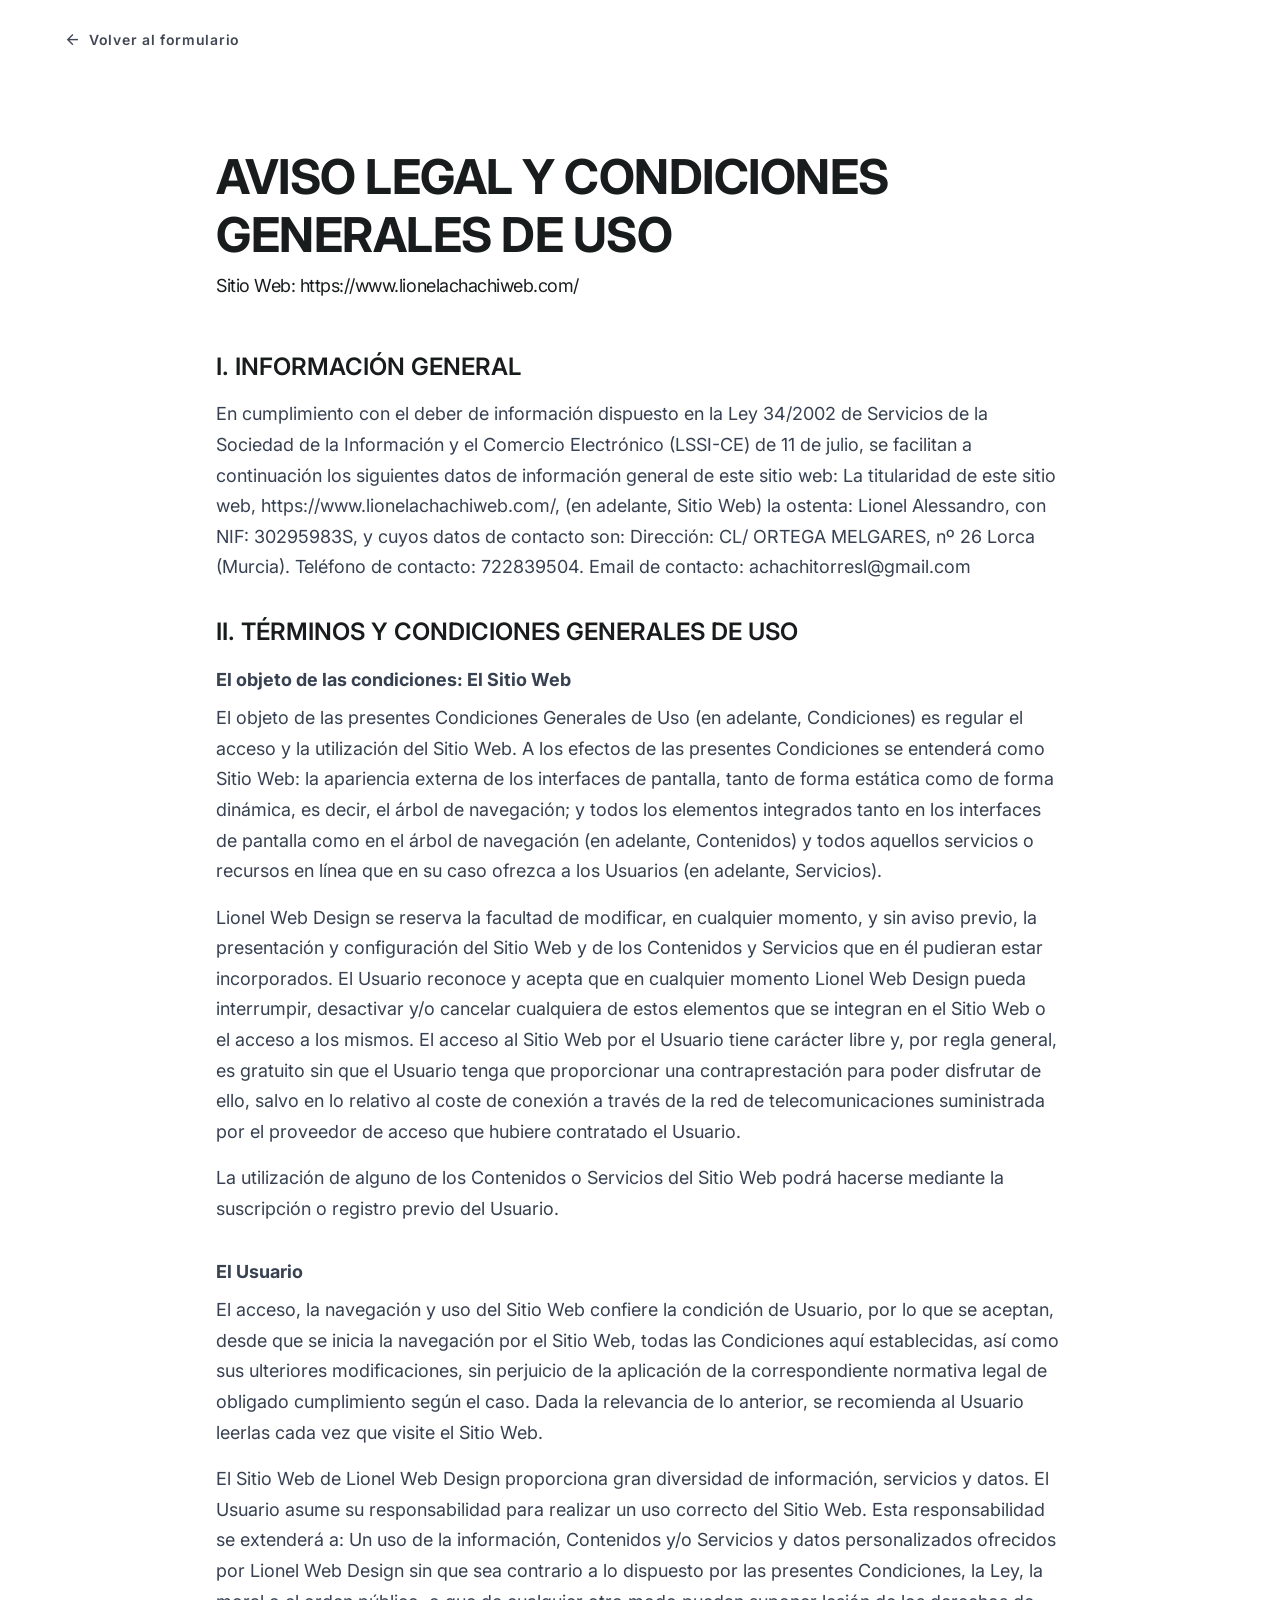
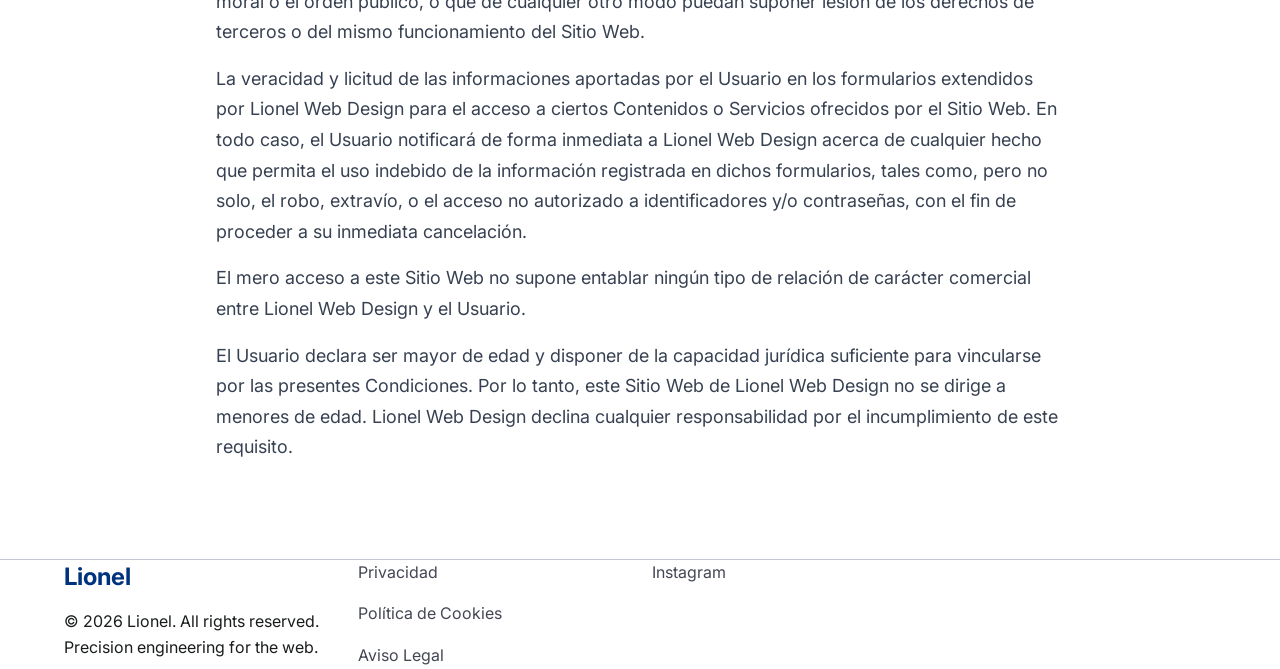
<file: aviso-legal.html>
<!DOCTYPE html><html class="light" lang="es" style=""><head>
<!-- Google Tag Manager -->
<script>(function(w,d,s,l,i){w[l]=w[l]||[];w[l].push({'gtm.start':
new Date().getTime(),event:'gtm.js'});var f=d.getElementsByTagName(s)[0],
j=d.createElement(s),dl=l!='dataLayer'?'&l='+l:'';j.async=true;j.src=
'https://www.googletagmanager.com/gtm.js?id='+i+dl;f.parentNode.insertBefore(j,f);
})(window,document,'script','dataLayer','GTM-5LCSNBGM');</script>
<!-- End Google Tag Manager -->
<meta charset="utf-8">
<meta content="width=device-width, initial-scale=1.0" name="viewport">
<link href="android-chrome-512x512.png" rel="icon" type="image/png"/>
<title>Aviso Legal - Lionel</title>
<meta content="Aviso legal y condiciones generales de uso del sitio web de Lionel Web Design." name="description"/>
<!-- Hoja de estilos compilada (sustituye al script de Tailwind CDN) -->
<link href="styles.css" rel="stylesheet"/>
<link href="https://fonts.googleapis.com" rel="preconnect">
<link crossorigin="" href="https://fonts.gstatic.com" rel="preconnect">
<link href="https://fonts.googleapis.com/css2?family=Inter:wght@400;600;700;800&amp;family=Material+Symbols+Outlined:opsz,wght,FILL,GRAD@24,400,1,0&amp;display=swap" rel="stylesheet">


</head>
<body class="bg-surface-container-lowest text-on-surface font-body-md min-h-screen flex flex-col">
<!-- Google Tag Manager (noscript) -->
<noscript><iframe src="https://www.googletagmanager.com/ns.html?id=GTM-5LCSNBGM"
height="0" width="0" style="display:none;visibility:hidden"></iframe></noscript>
<!-- End Google Tag Manager (noscript) -->
<!-- Top Navigation suppressed for focus on legal content, keeping only the back button -->
<header class="w-full pt-8 px-margin-mobile md:px-gutter max-w-container-max mx-auto">
<a class="inline-flex items-center gap-2 text-on-surface-variant hover:text-primary transition-colors font-label-md text-label-md" href="index.html">
<span class="material-symbols-outlined" style="font-size: 1.2em;">arrow_back</span>
            Volver al formulario
        </a>
</header>
<main class="flex-grow w-full max-w-4xl mx-auto px-margin-mobile md:px-gutter py-12 md:py-24">
<article class="prose max-w-none">
<h1 class="font-headline-lg text-headline-lg-mobile md:text-headline-lg text-on-surface mb-12">AVISO LEGAL Y CONDICIONES GENERALES DE USO<div class="text-body-lg mt-2">Sitio Web: https://www.lionelachachiweb.com/</div></h1>
<div class="space-y-8 font-body-lg text-body-lg text-[#374151]"><section><h2 class="font-headline-sm text-headline-sm text-on-surface mb-4">I. INFORMACIÓN GENERAL</h2><p class="">En cumplimiento con el deber de información dispuesto en la Ley 34/2002 de Servicios de la Sociedad de la Información y el Comercio Electrónico (LSSI-CE) de 11 de julio, se facilitan a continuación los siguientes datos de información general de este sitio web: La titularidad de este sitio web, https://www.lionelachachiweb.com/, (en adelante, Sitio Web) la ostenta: Lionel Alessandro, con NIF: 30295983S, y cuyos datos de contacto son: Dirección: CL/ ORTEGA MELGARES, nº 26 Lorca (Murcia). Teléfono de contacto: 722839504. Email de contacto: achachitorresl@gmail.com</p></section><section><h2 class="font-headline-sm text-headline-sm text-on-surface mb-4">II. TÉRMINOS Y CONDICIONES GENERALES DE USO</h2><h3 class="font-bold mb-2">El objeto de las condiciones: El Sitio Web</h3><p class="">El objeto de las presentes Condiciones Generales de Uso (en adelante, Condiciones) es regular el acceso y la utilización del Sitio Web. A los efectos de las presentes Condiciones se entenderá como Sitio Web: la apariencia externa de los interfaces de pantalla, tanto de forma estática como de forma dinámica, es decir, el árbol de navegación; y todos los elementos integrados tanto en los interfaces de pantalla como en el árbol de navegación (en adelante, Contenidos) y todos aquellos servicios o recursos en línea que en su caso ofrezca a los Usuarios (en adelante, Servicios).</p><p class="mt-4">Lionel Web Design se reserva la facultad de modificar, en cualquier momento, y sin aviso previo, la presentación y configuración del Sitio Web y de los Contenidos y Servicios que en él pudieran estar incorporados. El Usuario reconoce y acepta que en cualquier momento Lionel Web Design pueda interrumpir, desactivar y/o cancelar cualquiera de estos elementos que se integran en el Sitio Web o el acceso a los mismos. El acceso al Sitio Web por el Usuario tiene carácter libre y, por regla general, es gratuito sin que el Usuario tenga que proporcionar una contraprestación para poder disfrutar de ello, salvo en lo relativo al coste de conexión a través de la red de telecomunicaciones suministrada por el proveedor de acceso que hubiere contratado el Usuario.</p><p class="mt-4">La utilización de alguno de los Contenidos o Servicios del Sitio Web podrá hacerse mediante la suscripción o registro previo del Usuario.</p><h3 class="font-bold mb-2 mt-8">El Usuario</h3><p class="">El acceso, la navegación y uso del Sitio Web confiere la condición de Usuario, por lo que se aceptan, desde que se inicia la navegación por el Sitio Web, todas las Condiciones aquí establecidas, así como sus ulteriores modificaciones, sin perjuicio de la aplicación de la correspondiente normativa legal de obligado cumplimiento según el caso. Dada la relevancia de lo anterior, se recomienda al Usuario leerlas cada vez que visite el Sitio Web.</p><p class="mt-4">El Sitio Web de Lionel Web Design proporciona gran diversidad de información, servicios y datos. El Usuario asume su responsabilidad para realizar un uso correcto del Sitio Web. Esta responsabilidad se extenderá a: Un uso de la información, Contenidos y/o Servicios y datos personalizados ofrecidos por Lionel Web Design sin que sea contrario a lo dispuesto por las presentes Condiciones, la Ley, la moral o el orden público, o que de cualquier otro modo puedan suponer lesión de los derechos de terceros o del mismo funcionamiento del Sitio Web.</p><p class="mt-4">La veracidad y licitud de las informaciones aportadas por el Usuario en los formularios extendidos por Lionel Web Design para el acceso a ciertos Contenidos o Servicios ofrecidos por el Sitio Web. En todo caso, el Usuario notificará de forma inmediata a Lionel Web Design acerca de cualquier hecho que permita el uso indebido de la información registrada en dichos formularios, tales como, pero no solo, el robo, extravío, o el acceso no autorizado a identificadores y/o contraseñas, con el fin de proceder a su inmediata cancelación.</p><p class="mt-4">El mero acceso a este Sitio Web no supone entablar ningún tipo de relación de carácter comercial entre Lionel Web Design y el Usuario.</p><p class="mt-4">El Usuario declara ser mayor de edad y disponer de la capacidad jurídica suficiente para vincularse por las presentes Condiciones. Por lo tanto, este Sitio Web de Lionel Web Design no se dirige a menores de edad. Lionel Web Design declina cualquier responsabilidad por el incumplimiento de este requisito.</p></section></div>
</article>
</main>
<!-- Footer Component from JSON -->
<footer class="w-full py-section-gap-desktop bg-surface-container-lowest dark:bg-surface-dim border-t border-outline-variant dark:border-outline">
<div class="grid grid-cols-1 md:grid-cols-2 lg:grid-cols-4 gap-gutter px-gutter max-w-container-max mx-auto">
<div class="col-span-1 md:col-span-2 lg:col-span-1 flex flex-col gap-4">
<span class="font-headline-sm text-headline-sm font-bold text-primary dark:text-inverse-primary">Lionel</span>
<p class="font-body-md text-body-md text-on-surface dark:text-on-surface-variant max-w-xs">
                    © 2026 Lionel. All rights reserved. Precision engineering for the web.
                </p>
</div>
<div class="flex flex-col gap-4">
<a class="font-body-md text-body-md text-on-surface-variant dark:text-on-surface hover:underline transition-opacity hover:opacity-90 hover:text-primary transition-colors" href="politica-privacidad.html">Privacidad</a>
<a class="font-body-md text-body-md text-on-surface-variant dark:text-on-surface hover:underline transition-opacity hover:opacity-90 hover:text-primary transition-colors" href="politica-cookies.html">Política de Cookies</a>
<a class="font-body-md text-body-md text-on-surface-variant dark:text-on-surface hover:underline transition-opacity hover:opacity-90 hover:text-primary transition-colors" href="#">Aviso Legal</a>
</div>
<div class="flex flex-col gap-4">

<a class="font-body-md text-body-md text-on-surface-variant dark:text-on-surface hover:underline transition-opacity hover:opacity-90 hover:text-primary transition-colors" href="#" target="_blank">Instagram</a>
</div>
</div>
</footer>
</body></html>
</file>
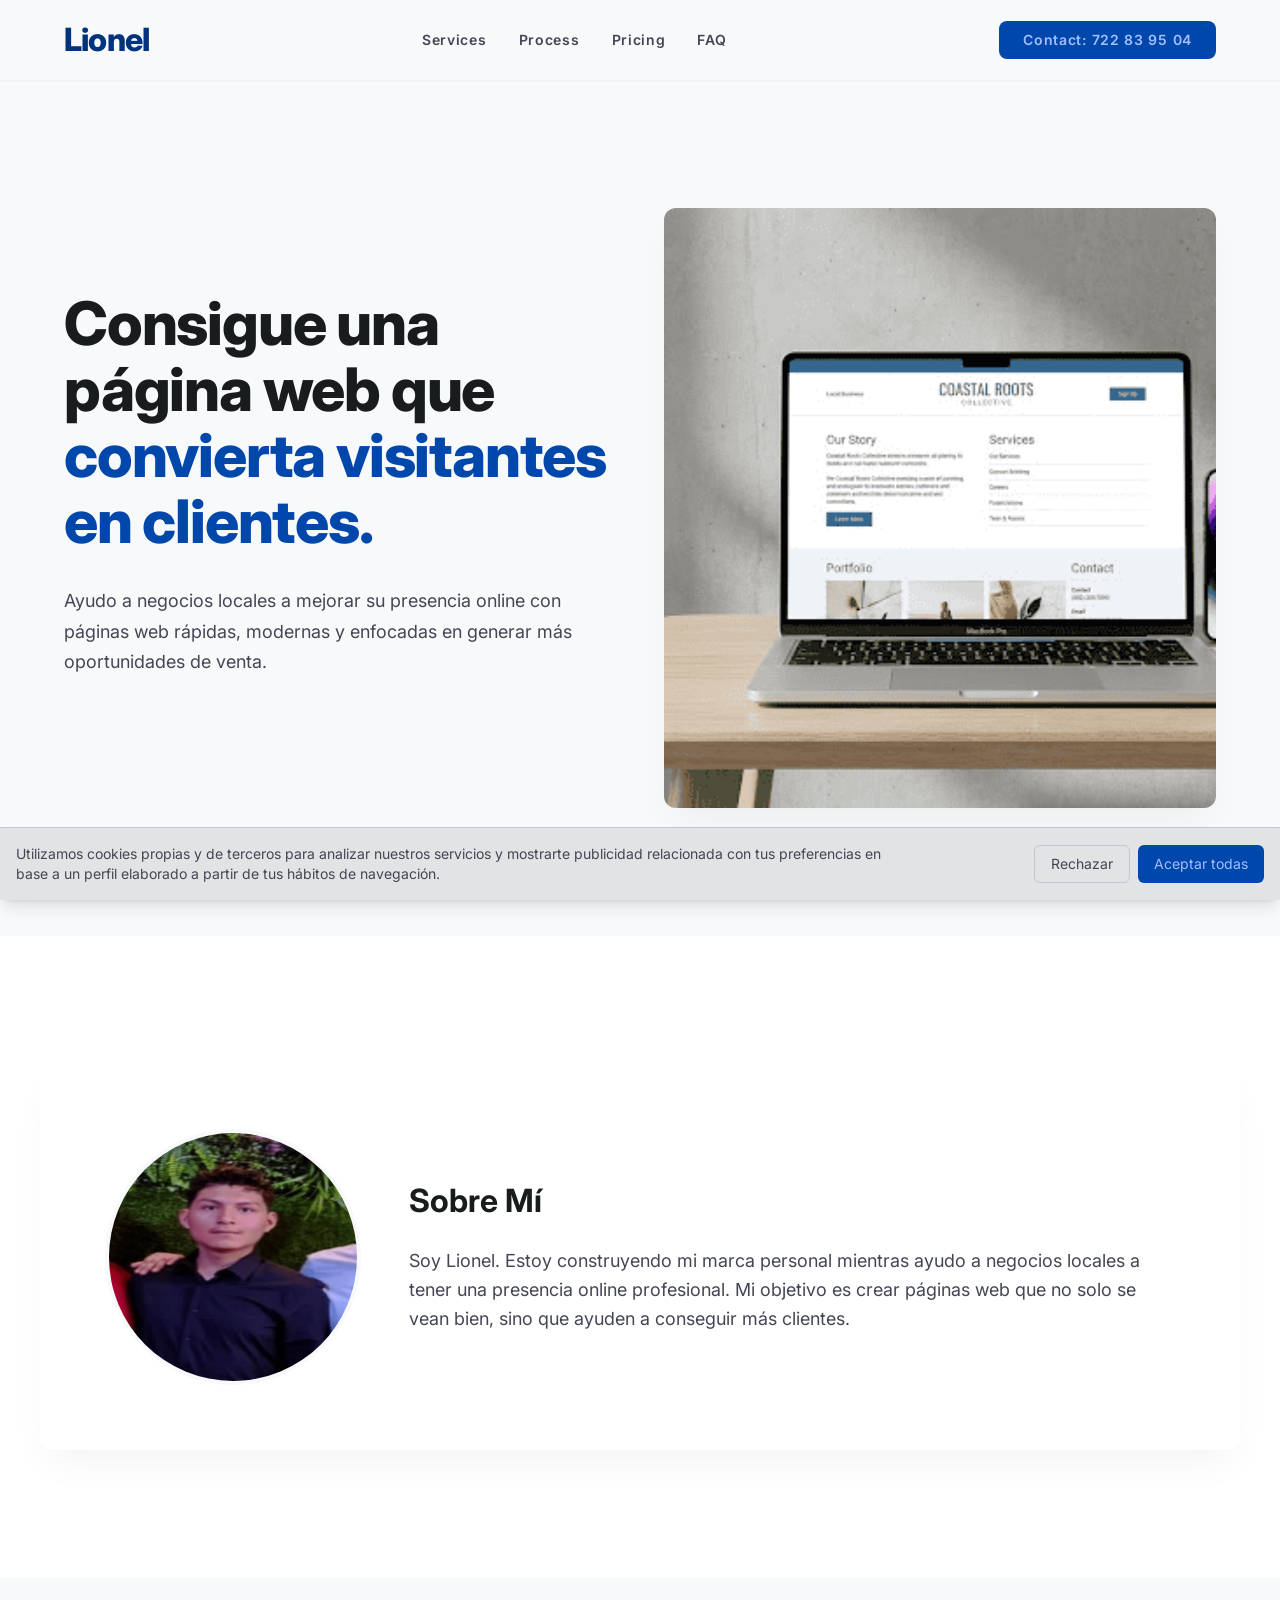
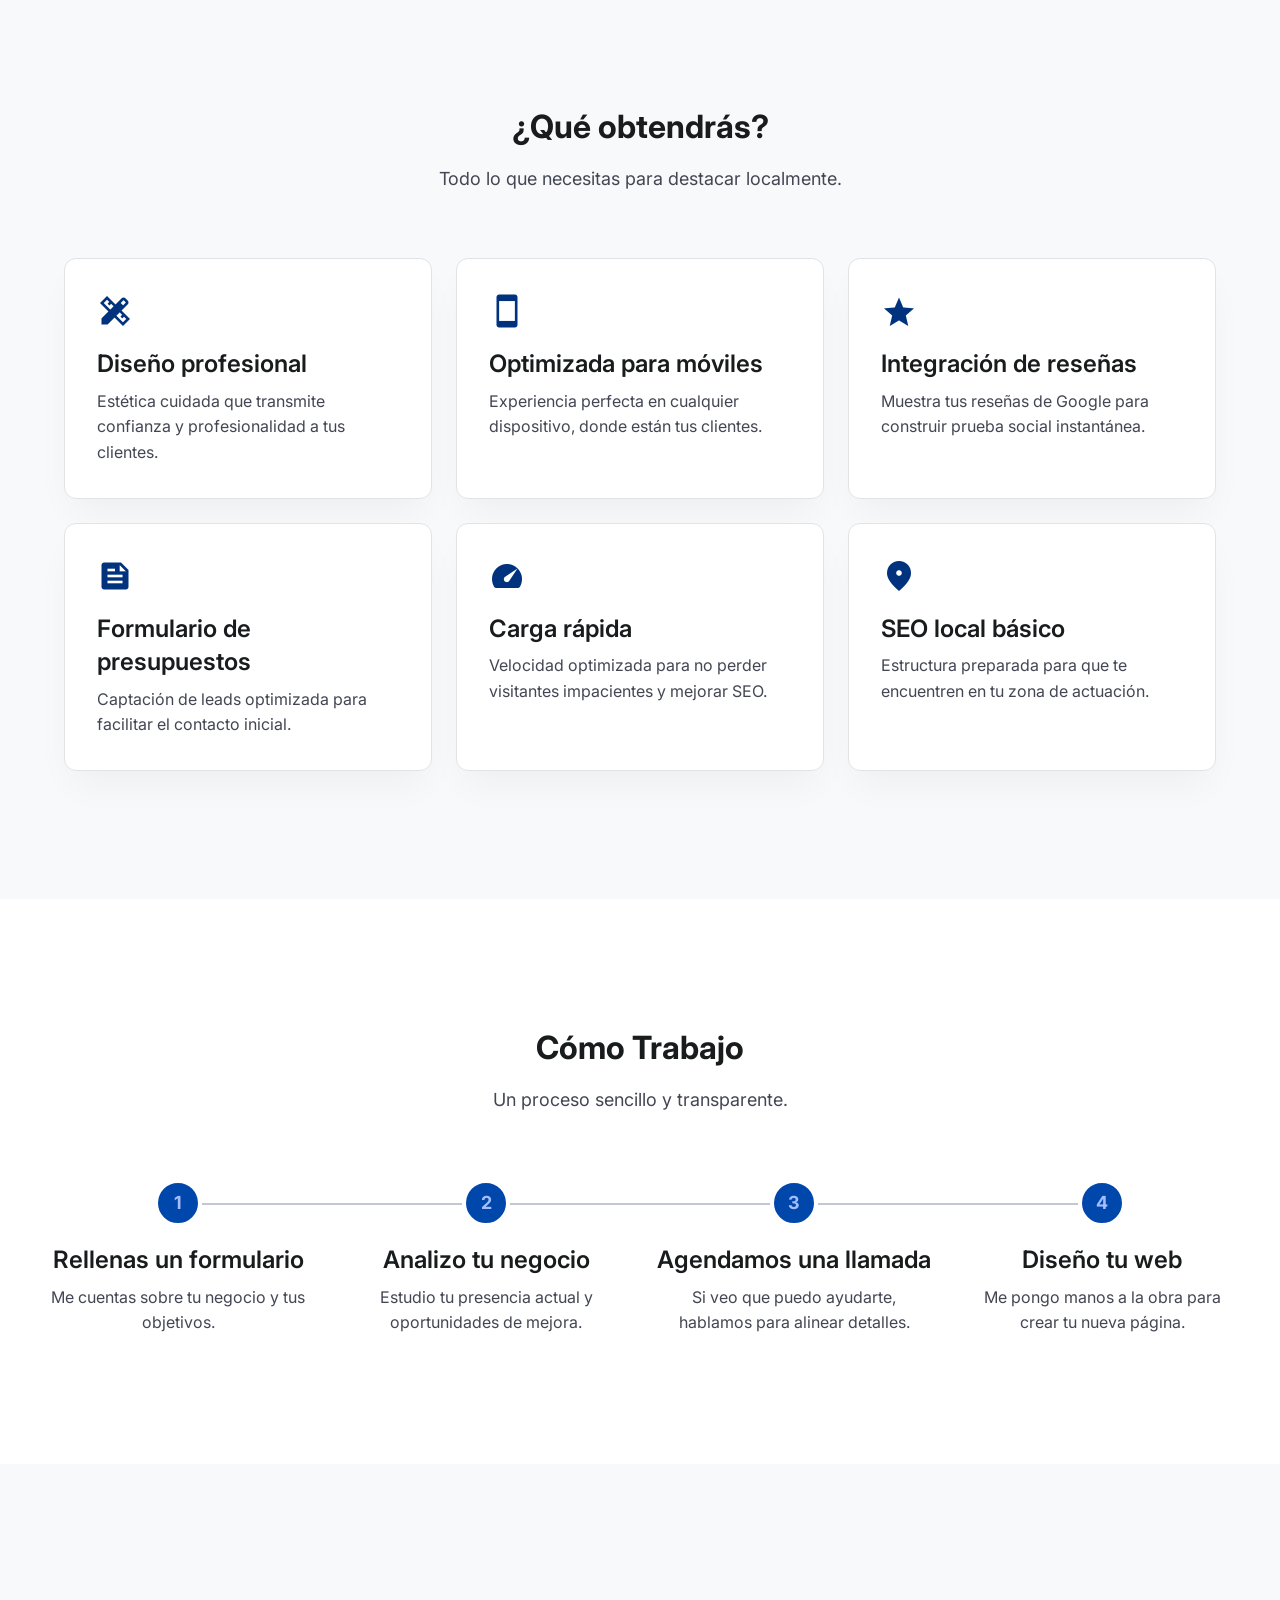
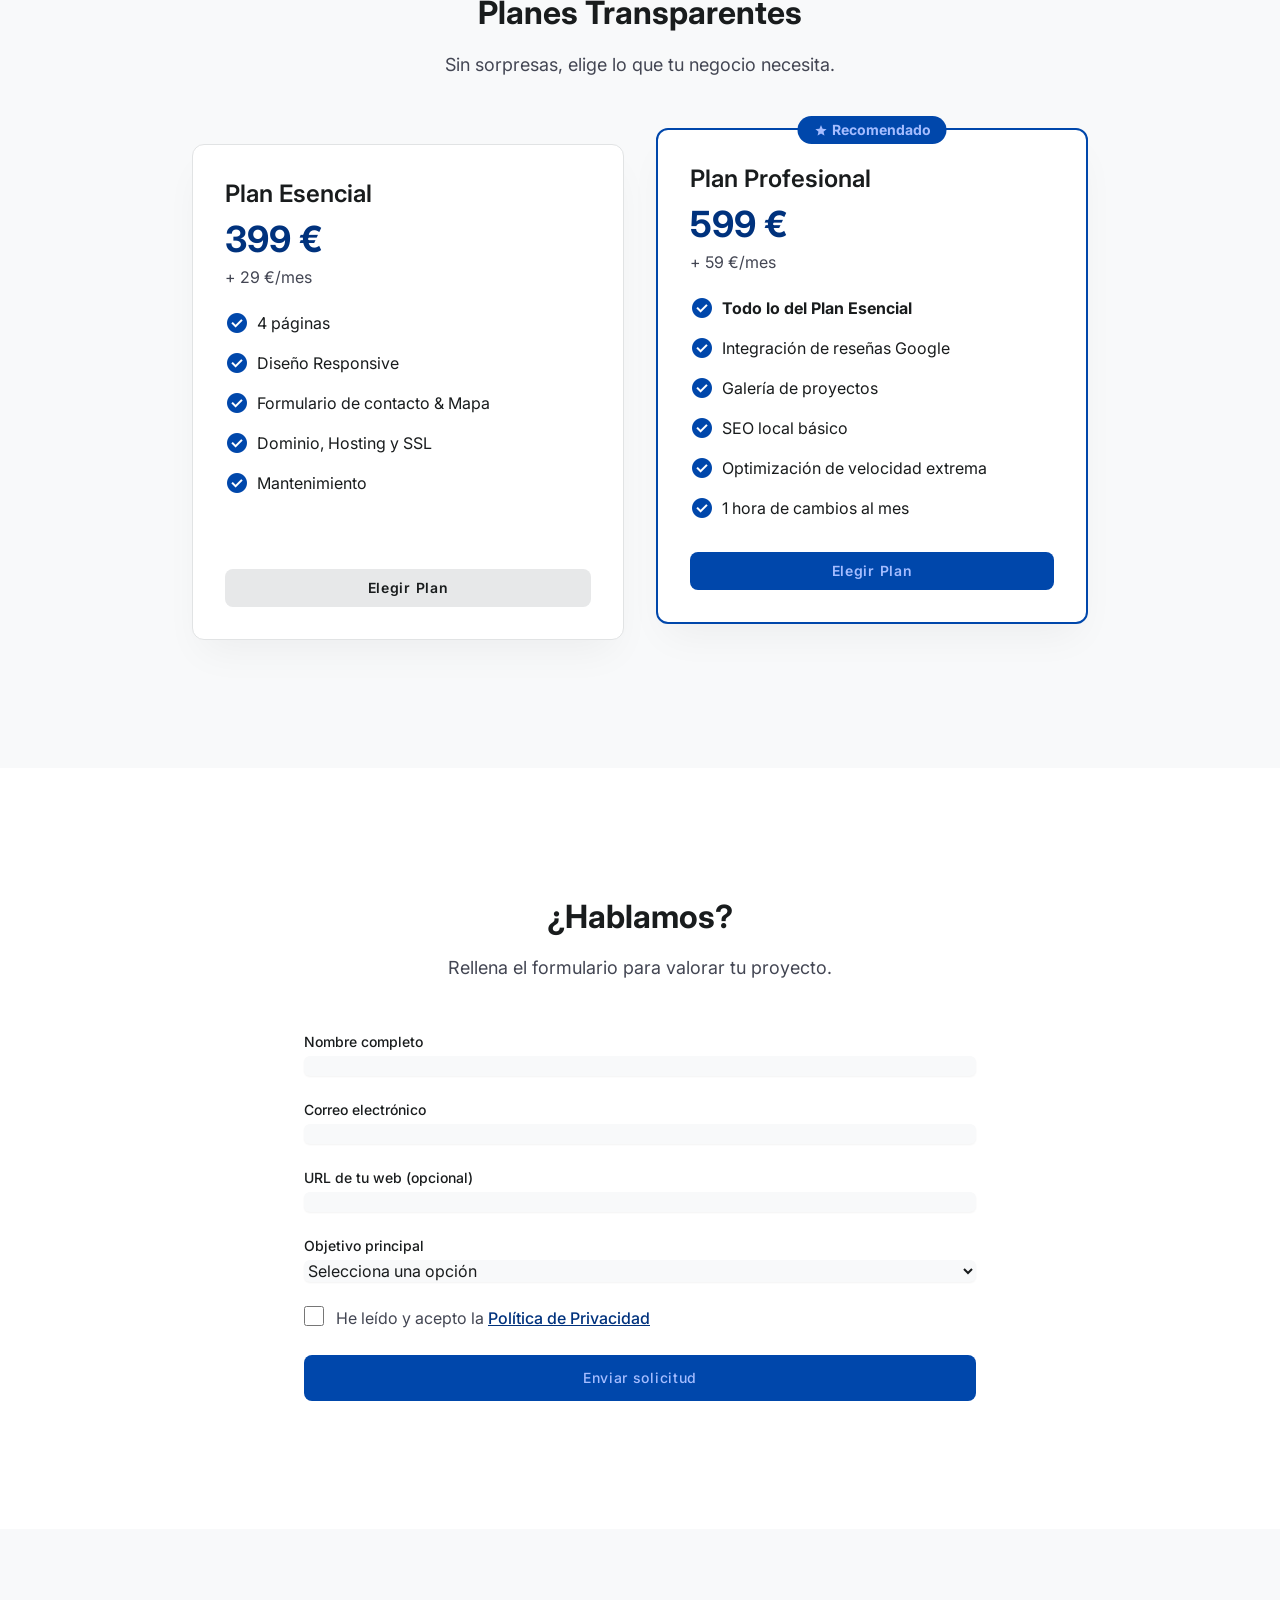
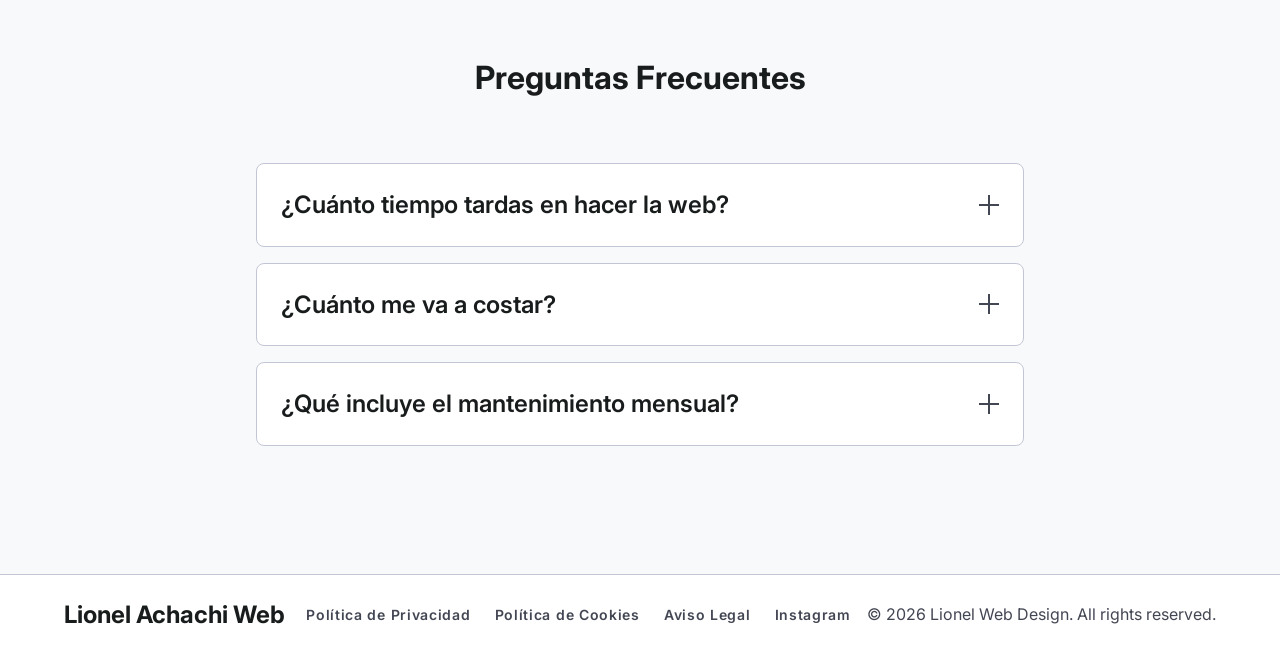
<file: index-1.html>
<!DOCTYPE html>

<html lang="es"><head>
<!-- Google Tag Manager -->
<script>(function(w,d,s,l,i){w[l]=w[l]||[];w[l].push({'gtm.start':
new Date().getTime(),event:'gtm.js'});var f=d.getElementsByTagName(s)[0],
j=d.createElement(s),dl=l!='dataLayer'?'&l='+l:'';j.async=true;j.src=
'https://www.googletagmanager.com/gtm.js?id='+i+dl;f.parentNode.insertBefore(j,f);
})(window,document,'script','dataLayer','GTM-5LCSNBGM');</script>
<!-- End Google Tag Manager -->
<meta charset="utf-8"/>
<meta content="width=device-width, initial-scale=1.0" name="viewport"/>
<link href="android-chrome-512x512.png" rel="icon" type="image/png"/>
<title>Lionel Web Design - Páginas web para negocios locales</title>
<meta content="Ayudo a negocios locales a mejorar su presencia online con páginas web rápidas, modernas y enfocadas en generar más clientes. Solicita tu valoración gratuita." name="description"/>
<!-- Open Graph / Vista previa en redes sociales y WhatsApp -->
<meta content="website" property="og:type"/>
<meta content="https://www.lionelachachiweb.com/" property="og:url"/>
<meta content="Lionel Web Design - Páginas web para negocios locales" property="og:title"/>
<meta content="Consigue una página web que convierta visitantes en clientes. Diseño profesional, rápido y optimizado para negocios locales." property="og:description"/>
<meta content="https://www.lionelachachiweb.com/hero.png" property="og:image"/>
<meta content="es_ES" property="og:locale"/>
<!-- Twitter Card -->
<meta content="summary_large_image" name="twitter:card"/>
<meta content="Lionel Web Design - Páginas web para negocios locales" name="twitter:title"/>
<meta content="Consigue una página web que convierta visitantes en clientes." name="twitter:description"/>
<meta content="https://www.lionelachachiweb.com/hero.png" name="twitter:image"/>
<!-- Enlaces de Fuentes e Iconos de Google -->
<link href="https://fonts.googleapis.com" rel="preconnect"/>
<link crossorigin="" href="https://fonts.gstatic.com" rel="preconnect"/>
<link href="https://fonts.googleapis.com/css2?family=Inter:wght@400;600;700;800&amp;family=Material+Symbols+Outlined:opsz,wght,FILL,GRAD@24,400,1,0&amp;display=swap" rel="stylesheet"/>
<!-- Precarga de la imagen principal (LCP) para que cargue lo antes posible -->
<link as="image" fetchpriority="high" href="hero.png" rel="preload"/>
<!-- Hoja de estilos compilada (sustituye al script de Tailwind CDN) -->
<link href="styles.css" rel="stylesheet"/>

</head>
<body class="bg-background text-on-background antialiased selection:bg-primary-container selection:text-on-primary-container" data-mode="connect">
<!-- Google Tag Manager (noscript) -->
<noscript><iframe src="https://www.googletagmanager.com/ns.html?id=GTM-5LCSNBGM"
height="0" width="0" style="display:none;visibility:hidden"></iframe></noscript>
<!-- End Google Tag Manager (noscript) -->
<!-- TopNavBar -->
<nav class="bg-surface dark:bg-surface-dim shadow-sm docked full-width top-0 sticky z-50">
<div class="flex justify-between items-center px-margin-mobile md:px-gutter max-w-container-max mx-auto h-20 w-full">
<a class="font-headline-md text-headline-md font-extrabold text-primary dark:text-primary-fixed tracking-tight hover:opacity-80 transition-opacity" href="#">Lionel</a>
<div class="hidden md:flex items-center space-x-8">
<a class="font-label-md text-label-md text-on-surface-variant hover:text-primary transition-colors duration-200" href="#services">Services</a>
<a class="font-label-md text-label-md text-on-surface-variant hover:text-primary transition-colors duration-200" href="#process">Process</a>
<a class="font-label-md text-label-md text-on-surface-variant hover:text-primary transition-colors duration-200" href="#pricing">Pricing</a>
<a class="font-label-md text-label-md text-on-surface-variant hover:text-primary transition-colors duration-200" href="#faq">FAQ</a>
</div>
<a class="hidden md:inline-flex font-label-md text-label-md bg-primary-container text-on-primary-container px-6 py-3 rounded-lg hover:opacity-80 transition-opacity items-center justify-center" href="#contact">
                Contact: 722 83 95 04</a>
<button class="md:hidden text-primary focus:outline-none">
<span class="material-symbols-outlined" style='font-variation-settings: "FILL" 1;'>menu</span>
</button>
</div>
</nav>
<!-- HERO SECTION -->
<section class="pt-section-gap-mobile md:pt-section-gap-desktop pb-section-gap-mobile md:pb-section-gap-desktop px-margin-mobile md:px-gutter max-w-container-max mx-auto">
<div class="grid grid-cols-1 lg:grid-cols-2 gap-12 items-center">
<div class="space-y-8">
<h1 class="font-headline-xl-mobile md:font-headline-xl text-headline-xl-mobile md:text-headline-xl text-on-surface">
                    Consigue una página web que <span class="text-primary-container">convierta visitantes en clientes.</span>
</h1>
<p class="font-body-lg text-body-lg text-on-surface-variant max-w-xl">
                    Ayudo a negocios locales a mejorar su presencia online con páginas web rápidas, modernas y enfocadas en generar más oportunidades de venta.
                </p>
<div class="pt-4">
</div>
</div>
<div class="relative w-full h-[400px] md:h-[600px] rounded-xl overflow-hidden ambient-shadow">
<img alt="Modern website design mockup on a laptop" class="object-cover w-full h-full" decoding="async" fetchpriority="high" src="hero.png"/>
</div>
</div>
</section>
<!-- SOBRE MÍ SECTION -->
<section class="py-section-gap-mobile md:py-section-gap-desktop bg-surface-container-lowest px-margin-mobile md:px-gutter" id="about">
<div class="max-w-container-max mx-auto">
<div class="glass-card rounded-xl p-8 md:p-16 flex flex-col md:flex-row items-center gap-12 ambient-shadow">
<div class="w-48 h-48 md:w-64 md:h-64 flex-shrink-0">
<img alt="Portrait of Lionel, a professional web designer" class="object-cover w-full h-full rounded-full border-4 border-surface" decoding="async" loading="lazy" src="android-chrome-512x512.png"/>
</div>
<div class="space-y-6">
<h2 class="font-headline-md text-headline-md text-on-surface">Sobre Mí</h2>
<p class="font-body-lg text-body-lg text-on-surface-variant leading-relaxed">
                        Soy Lionel. Estoy construyendo mi marca personal mientras ayudo a negocios locales a tener una presencia online profesional. Mi objetivo es crear páginas web que no solo se vean bien, sino que ayuden a conseguir más clientes.
                    </p>
</div>
</div>
</div>
</section>
<!-- QUÉ OBTENDRÁ EL CLIENTE SECTION -->
<section class="py-section-gap-mobile md:py-section-gap-desktop px-margin-mobile md:px-gutter max-w-container-max mx-auto" id="services">
<div class="text-center mb-16">
<h2 class="font-headline-md text-headline-md text-on-surface mb-4">¿Qué obtendrás?</h2>
<p class="font-body-lg text-body-lg text-on-surface-variant">Todo lo que necesitas para destacar localmente.</p>
</div>
<div class="grid grid-cols-1 md:grid-cols-2 lg:grid-cols-3 gap-6">
<!-- Feature 1 -->
<div class="bg-surface-container-lowest p-8 rounded-xl ambient-shadow border border-surface-variant shadow-sm"><span class="material-symbols-outlined text-4xl text-primary mb-4" style='font-variation-settings: "FILL" 1;'>design_services</span><h3 class="font-headline-sm text-headline-sm text-on-surface mb-2">Diseño profesional</h3><p class="font-body-md text-body-md text-on-surface-variant">Estética cuidada que transmite confianza y profesionalidad a tus clientes.</p></div>
<!-- Feature 2 -->
<div class="bg-surface-container-lowest p-8 rounded-xl ambient-shadow border border-surface-variant shadow-sm"><span class="material-symbols-outlined text-4xl text-primary mb-4" style='font-variation-settings: "FILL" 1;'>smartphone</span><h3 class="font-headline-sm text-headline-sm text-on-surface mb-2">Optimizada para móviles</h3><p class="font-body-md text-body-md text-on-surface-variant">Experiencia perfecta en cualquier dispositivo, donde están tus clientes.</p></div>
<!-- Feature 3 -->
<div class="bg-surface-container-lowest p-8 rounded-xl ambient-shadow border border-surface-variant shadow-sm"><span class="material-symbols-outlined text-4xl text-primary mb-4" style='font-variation-settings: "FILL" 1;'>star</span><h3 class="font-headline-sm text-headline-sm text-on-surface mb-2">Integración de reseñas</h3><p class="font-body-md text-body-md text-on-surface-variant">Muestra tus reseñas de Google para construir prueba social instantánea.</p></div>
<!-- Feature 4 -->
<div class="bg-surface-container-lowest p-8 rounded-xl ambient-shadow border border-surface-variant shadow-sm"><span class="material-symbols-outlined text-4xl text-primary mb-4" style='font-variation-settings: "FILL" 1;'>feed</span><h3 class="font-headline-sm text-headline-sm text-on-surface mb-2">Formulario de presupuestos</h3><p class="font-body-md text-body-md text-on-surface-variant">Captación de leads optimizada para facilitar el contacto inicial.</p></div>
<!-- Feature 5 -->
<div class="bg-surface-container-lowest p-8 rounded-xl ambient-shadow border border-surface-variant shadow-sm"><span class="material-symbols-outlined text-4xl text-primary mb-4" style='font-variation-settings: "FILL" 1;'>speed</span><h3 class="font-headline-sm text-headline-sm text-on-surface mb-2">Carga rápida</h3><p class="font-body-md text-body-md text-on-surface-variant">Velocidad optimizada para no perder visitantes impacientes y mejorar SEO.</p></div>
<!-- Feature 6 -->
<div class="bg-surface-container-lowest p-8 rounded-xl ambient-shadow border border-surface-variant shadow-sm"><span class="material-symbols-outlined text-4xl text-primary mb-4" style='font-variation-settings: "FILL" 1;'>location_on</span><h3 class="font-headline-sm text-headline-sm text-on-surface mb-2">SEO local básico</h3><p class="font-body-md text-body-md text-on-surface-variant">Estructura preparada para que te encuentren en tu zona de actuación.</p></div>
</div>
</section>
<!-- CÓMO TRABAJO SECTION -->
<section class="py-section-gap-mobile md:py-section-gap-desktop bg-surface-container-lowest px-margin-mobile md:px-gutter" id="process">
<div class="max-w-container-max mx-auto">
<div class="text-center mb-16">
<h2 class="font-headline-md text-headline-md text-on-surface mb-4">Cómo Trabajo</h2>
<p class="font-body-lg text-body-lg text-on-surface-variant">Un proceso sencillo y transparente.</p>
</div>
<div class="flex flex-col md:flex-row justify-between items-start gap-8 relative">
<div class="hidden md:block absolute top-6 left-0 right-0 h-0.5 bg-outline-variant z-0 w-[80%] mx-auto"></div>
<div class="flex-1 relative z-10 flex flex-col items-center text-center">
<div class="w-12 h-12 bg-primary-container text-on-primary-container rounded-full flex items-center justify-center font-bold text-lg mb-4 border-4 border-surface-container-lowest">1</div>
<h3 class="font-headline-sm text-headline-sm text-on-surface mb-2">Rellenas un formulario</h3>
<p class="font-body-md text-body-md text-on-surface-variant">Me cuentas sobre tu negocio y tus objetivos.</p>
</div>
<div class="flex-1 relative z-10 flex flex-col items-center text-center">
<div class="w-12 h-12 bg-primary-container text-on-primary-container rounded-full flex items-center justify-center font-bold text-lg mb-4 border-4 border-surface-container-lowest">2</div>
<h3 class="font-headline-sm text-headline-sm text-on-surface mb-2">Analizo tu negocio</h3>
<p class="font-body-md text-body-md text-on-surface-variant">Estudio tu presencia actual y oportunidades de mejora.</p>
</div>
<div class="flex-1 relative z-10 flex flex-col items-center text-center">
<div class="w-12 h-12 bg-primary-container text-on-primary-container rounded-full flex items-center justify-center font-bold text-lg mb-4 border-4 border-surface-container-lowest">3</div>
<h3 class="font-headline-sm text-headline-sm text-on-surface mb-2">Agendamos una llamada</h3>
<p class="font-body-md text-body-md text-on-surface-variant">Si veo que puedo ayudarte, hablamos para alinear detalles.</p>
</div>
<div class="flex-1 relative z-10 flex flex-col items-center text-center">
<div class="w-12 h-12 bg-primary-container text-on-primary-container rounded-full flex items-center justify-center font-bold text-lg mb-4 border-4 border-surface-container-lowest">4</div>
<h3 class="font-headline-sm text-headline-sm text-on-surface mb-2">Diseño tu web</h3>
<p class="font-body-md text-body-md text-on-surface-variant">Me pongo manos a la obra para crear tu nueva página.</p>
</div>
</div>
</div>
</section>
<!-- PLANES DE PRECIOS SECTION -->
<section class="py-section-gap-mobile md:py-section-gap-desktop px-margin-mobile md:px-gutter max-w-container-max mx-auto" id="pricing">
<div class="text-center mb-16">
<h2 class="font-headline-md text-headline-md text-on-surface mb-4">Planes Transparentes</h2>
<p class="font-body-lg text-body-lg text-on-surface-variant">Sin sorpresas, elige lo que tu negocio necesita.</p>
</div>
<div class="grid grid-cols-1 md:grid-cols-2 gap-8 max-w-4xl mx-auto">
<!-- Plan Esencial -->
<div class="bg-surface-container-lowest p-8 rounded-xl ambient-shadow border border-surface-variant flex flex-col">
<h3 class="font-headline-sm text-headline-sm text-on-surface mb-2">Plan Esencial</h3>
<div class="text-4xl font-bold text-primary mb-2">399 €</div>
<div class="text-on-surface-variant mb-6">+ 29 €/mes</div>
<ul class="space-y-4 mb-8 flex-1">
<li class="flex items-center gap-2"><span class="material-symbols-outlined text-primary-container" style='font-variation-settings: "FILL" 1;'>check_circle</span>4 páginas</li>
<li class="flex items-center gap-2"><span class="material-symbols-outlined text-primary-container" style='font-variation-settings: "FILL" 1;'>check_circle</span> Diseño Responsive</li>
<li class="flex items-center gap-2"><span class="material-symbols-outlined text-primary-container" style='font-variation-settings: "FILL" 1;'>check_circle</span> Formulario de contacto &amp; Mapa</li>
<li class="flex items-center gap-2"><span class="material-symbols-outlined text-primary-container" style='font-variation-settings: "FILL" 1;'>check_circle</span> Dominio, Hosting y SSL</li>
<li class="flex items-center gap-2"><span class="material-symbols-outlined text-primary-container" style='font-variation-settings: "FILL" 1;'>check_circle</span> Mantenimiento</li>
</ul>
<a class="block w-full text-center font-label-md text-label-md bg-surface-container-high text-on-surface px-6 py-3 rounded-lg hover:bg-surface-variant transition-colors" href="#contact">Elegir Plan</a>
</div>
<!-- Plan Profesional -->
<div class="bg-surface-container-lowest p-8 rounded-xl ambient-shadow border-2 border-primary-container flex flex-col relative transform md:-translate-y-4">
<div class="absolute top-0 left-1/2 -translate-x-1/2 -translate-y-1/2 bg-primary-container text-on-primary-container px-4 py-1 rounded-full text-sm font-bold flex items-center gap-1">
<span class="material-symbols-outlined text-sm" style='font-variation-settings: "FILL" 1;'>star</span> Recomendado
        </div>
<h3 class="font-headline-sm text-headline-sm text-on-surface mb-2">Plan Profesional</h3>
<div class="text-4xl font-bold text-primary mb-2">599 €</div>
<div class="text-on-surface-variant mb-6">+ 59 €/mes</div>
<ul class="space-y-4 mb-8 flex-1">
<li class="flex items-center gap-2"><span class="material-symbols-outlined text-primary-container" style='font-variation-settings: "FILL" 1;'>check_circle</span> <strong>Todo lo del Plan Esencial</strong></li>
<li class="flex items-center gap-2"><span class="material-symbols-outlined text-primary-container" style='font-variation-settings: "FILL" 1;'>check_circle</span> Integración de reseñas Google</li>
<li class="flex items-center gap-2"><span class="material-symbols-outlined text-primary-container" style='font-variation-settings: "FILL" 1;'>check_circle</span> Galería de proyectos</li>
<li class="flex items-center gap-2"><span class="material-symbols-outlined text-primary-container" style='font-variation-settings: "FILL" 1;'>check_circle</span> SEO local básico</li>
<li class="flex items-center gap-2"><span class="material-symbols-outlined text-primary-container" style='font-variation-settings: "FILL" 1;'>check_circle</span> Optimización de velocidad extrema</li>
<li class="flex items-center gap-2"><span class="material-symbols-outlined text-primary-container" style='font-variation-settings: "FILL" 1;'>check_circle</span> 1 hora de cambios al mes</li>
</ul>
<a class="block w-full text-center font-label-md text-label-md bg-primary-container text-on-primary-container px-6 py-3 rounded-lg hover:opacity-90 transition-opacity" href="#contact">Elegir Plan</a>
</div>
</div>
</section>
<!-- FORMULARIO DE CONTACTO SECTION -->
<section class="py-section-gap-mobile md:py-section-gap-desktop bg-surface-container-lowest px-margin-mobile md:px-gutter" id="contact">
<div class="max-w-2xl mx-auto">
<div class="text-center mb-12">
<h2 class="font-headline-md text-headline-md text-on-surface mb-4">¿Hablamos?</h2>
<p class="font-body-lg text-body-lg text-on-surface-variant">Rellena el formulario para valorar tu proyecto.</p>
</div>
<form action="https://formspree.io/f/xyeggekn" class="space-y-6" id="contact-form" method="POST">
<input class="" name="_next" type="hidden" value="https://calendly.com/achachitorresl/20min"/>
<div>
<label class="block text-sm font-medium text-on-surface mb-1" for="name">Nombre completo</label>
<input class="w-full rounded-md border-outline-variant shadow-sm focus:border-primary-container focus:ring focus:ring-primary-container focus:ring-opacity-50 bg-surface" id="name" name="name" required="" type="text"/>
</div>
<div>
<label class="block text-sm font-medium text-on-surface mb-1" for="email">Correo electrónico</label>
<input class="w-full rounded-md border-outline-variant shadow-sm focus:border-primary-container focus:ring focus:ring-primary-container focus:ring-opacity-50 bg-surface" id="email" name="email" required="" type="email"/>
</div>
<div>
<label class="block text-sm font-medium text-on-surface mb-1" for="website">URL de tu web (opcional)</label>
<input class="w-full rounded-md border-outline-variant shadow-sm focus:border-primary-container focus:ring focus:ring-primary-container focus:ring-opacity-50 bg-surface" id="website" name="website" type="url"/>
</div>
<div>
<label class="block text-sm font-medium text-on-surface mb-1" for="goal">Objetivo principal</label>
<select class="w-full rounded-md border-outline-variant shadow-sm focus:border-primary-container focus:ring focus:ring-primary-container focus:ring-opacity-50 bg-surface" id="goal" name="goal" required="">
<option disabled="" selected="" value="">Selecciona una opción</option>
<option value="Venta de servicios">Venta de servicios</option>
<option value="Marca personal">Marca personal</option>
<option value="Otro">Otro</option>
</select>
</div>
<div class="flex items-start gap-3">
<input class="rounded border-outline-variant text-primary-container focus:ring-primary h-5 w-5" id="privacy" name="privacy" required="" type="checkbox"/>
<label class="text-body-md text-on-surface-variant text-left" for="privacy">
        He leído y acepto la <a class="text-primary font-medium underline" href="politica-privacidad.html" target="_blank">Política de Privacidad</a>
</label>
</div>
<div class="hidden text-error text-sm font-medium mb-4" id="form-error-message">Por favor, rellena todos los campos obligatorios y acepta la política de privacidad antes de continuar.</div><div class=""><button class="w-full font-medium text-label-md bg-primary-container text-on-primary-container px-8 py-4 rounded-lg hover:opacity-80 transition-opacity flex justify-center items-center" id="submit-btn" type="submit">Enviar solicitud</button></div>
</form>
</div>
</section>
<!-- FAQ SECTION -->
<section class="py-section-gap-mobile md:py-section-gap-desktop px-margin-mobile md:px-gutter max-w-container-max mx-auto" id="faq">
<div class="text-center mb-16">
<h2 class="font-headline-md text-headline-md text-on-surface mb-4">Preguntas Frecuentes</h2>
</div>
<div class="max-w-3xl mx-auto space-y-4">
<!-- FAQ 1 -->
<details class="group bg-surface-container-lowest rounded-lg border border-outline-variant p-6 [&amp;_summary::-webkit-details-marker]:hidden">
<summary class="flex items-center justify-between cursor-pointer">
<h3 class="font-headline-sm text-headline-sm text-on-surface">¿Cuánto tiempo tardas en hacer la web?</h3>
<span class="relative ml-1.5 h-5 w-5 flex-shrink-0">
<span class="absolute inset-0 flex items-center justify-center">
<span class="h-0.5 w-full bg-on-surface-variant transition-transform group-open:rotate-180"></span>
</span>
<span class="absolute inset-0 flex items-center justify-center">
<span class="h-full w-0.5 bg-on-surface-variant transition-transform group-open:rotate-90"></span>
</span>
</span>
</summary>
<div class="mt-4 leading-relaxed text-on-surface-variant font-body-md text-body-md">
            Normalmente, entre 1 y 2 semanas desde que recibo toda la información necesaria (textos, imágenes, accesos).
        </div>
</details>
<!-- FAQ 2 -->
<details class="group bg-surface-container-lowest rounded-lg border border-outline-variant p-6 [&amp;_summary::-webkit-details-marker]:hidden">
<summary class="flex items-center justify-between cursor-pointer">
<h3 class="font-headline-sm text-headline-sm text-on-surface">¿Cuánto me va a costar?</h3>
<span class="relative ml-1.5 h-5 w-5 flex-shrink-0">
<span class="absolute inset-0 flex items-center justify-center">
<span class="h-0.5 w-full bg-on-surface-variant transition-transform group-open:rotate-180"></span>
</span>
<span class="absolute inset-0 flex items-center justify-center">
<span class="h-full w-0.5 bg-on-surface-variant transition-transform group-open:rotate-90"></span>
</span>
</span>
</summary>
<div class="mt-4 leading-relaxed text-on-surface-variant font-body-md text-body-md">
            Mis precios suelen rondar los 400-600€ para el diseño inicial, dependiendo del plan que elijas, más una pequeña cuota mensual de mantenimiento.
        </div>
</details>
<!-- FAQ 3 -->
<details class="group bg-surface-container-lowest rounded-lg border border-outline-variant p-6 [&amp;_summary::-webkit-details-marker]:hidden">
<summary class="flex items-center justify-between cursor-pointer">
<h3 class="font-headline-sm text-headline-sm text-on-surface">¿Qué incluye el mantenimiento mensual?</h3>
<span class="relative ml-1.5 h-5 w-5 flex-shrink-0">
<span class="absolute inset-0 flex items-center justify-center">
<span class="h-0.5 w-full bg-on-surface-variant transition-transform group-open:rotate-180"></span>
</span>
<span class="absolute inset-0 flex items-center justify-center">
<span class="h-full w-0.5 bg-on-surface-variant transition-transform group-open:rotate-90"></span>
</span>
</span>
</summary>
<div class="mt-4 leading-relaxed text-on-surface-variant font-body-md text-body-md">
            El mantenimiento incluye el alojamiento web (hosting), el dominio, el certificado SSL, copias de seguridad regulares, actualizaciones de seguridad y plugins, y soporte técnico para asegurar que tu web funcione perfectamente siempre.
        </div>
</details>
</div>
</section>
<!-- FOOTER -->
<footer class="bg-surface-container-lowest dark:bg-inverse-surface border-t border-outline-variant">
<div class="flex flex-col md:flex-row justify-between items-center py-base px-margin-mobile md:px-gutter max-w-container-max mx-auto w-full min-h-[80px]">
<div class="font-headline-sm text-headline-sm font-bold text-on-surface dark:text-inverse-on-surface mb-4 md:mb-0">
                Lionel Achachi Web </div>
<div class="flex flex-wrap justify-center gap-6 mb-4 md:mb-0"><a class="font-label-md text-label-md text-on-surface-variant dark:text-surface-variant hover:text-primary dark:hover:text-primary-fixed transition-colors" href="politica-privacidad.html" target="_blank">Política de Privacidad</a><a class="font-label-md text-label-md text-on-surface-variant dark:text-surface-variant hover:text-primary dark:hover:text-primary-fixed transition-colors" href="politica-cookies.html" target="_blank">Política de Cookies</a><a class="font-label-md text-label-md text-on-surface-variant dark:text-surface-variant hover:text-primary dark:hover:text-primary-fixed transition-colors" href="aviso-legal.html" target="_blank">Aviso Legal</a><a class="font-label-md text-label-md text-on-surface-variant dark:text-surface-variant hover:text-primary dark:hover:text-primary-fixed transition-colors" href="#">Instagram</a></div>
<div class="font-body-md text-body-md text-on-surface-variant dark:text-surface-variant">© 2026 Lionel Web Design. All rights reserved.</div>
</div>
</footer>
<!-- Cookie Modal -->
<div class="fixed bottom-0 left-0 right-0 bg-surface-container-highest p-4 shadow-lg z-[100] flex flex-col sm:flex-row items-center justify-between gap-4 border-t border-outline-variant" id="cookie-modal">
<div class="text-sm text-on-surface-variant font-body-md max-w-4xl">
        Utilizamos cookies propias y de terceros para analizar nuestros servicios y mostrarte publicidad relacionada con tus preferencias en base a un perfil elaborado a partir de tus hábitos de navegación.
    </div>
<div class="flex gap-2 shrink-0">
<button class="px-4 py-2 text-sm font-label-md text-on-surface-variant border border-outline-variant rounded-md hover:bg-surface-variant transition-colors" onclick="document.getElementById('cookie-modal').style.display='none'">Rechazar</button>
<button class="px-4 py-2 text-sm font-label-md bg-primary-container text-on-primary-container rounded-md hover:opacity-90 transition-opacity" onclick="aceptarCookies()">Aceptar todas</button>
</div>
</div>
<script>
document.addEventListener("DOMContentLoaded", function() {
  if (localStorage.getItem("cookies_aceptadas") === "true") {
    document.getElementById("cookie-modal").style.display = "none";
  }
});
function aceptarCookies() {
  localStorage.setItem("cookies_aceptadas", "true");
  document.getElementById("cookie-modal").style.display = "none";
}
</script>
</body></html>
</file>
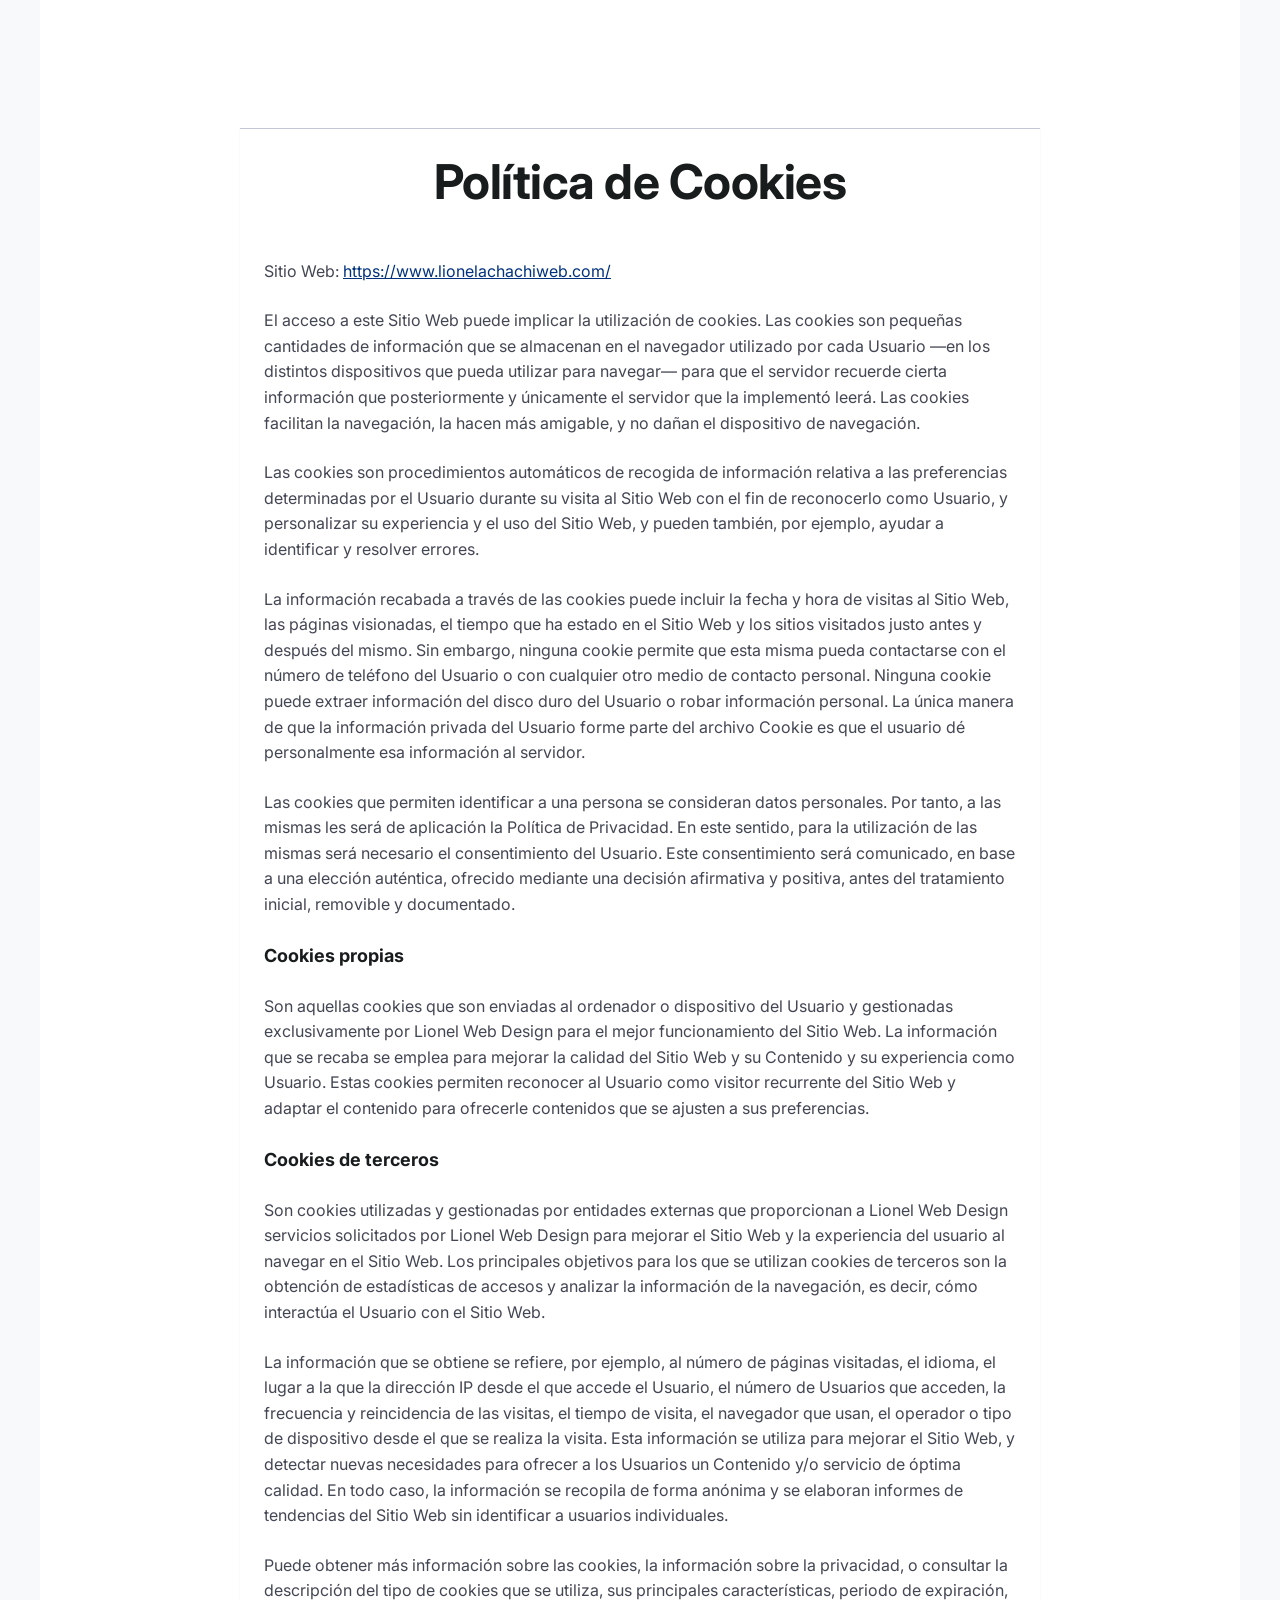
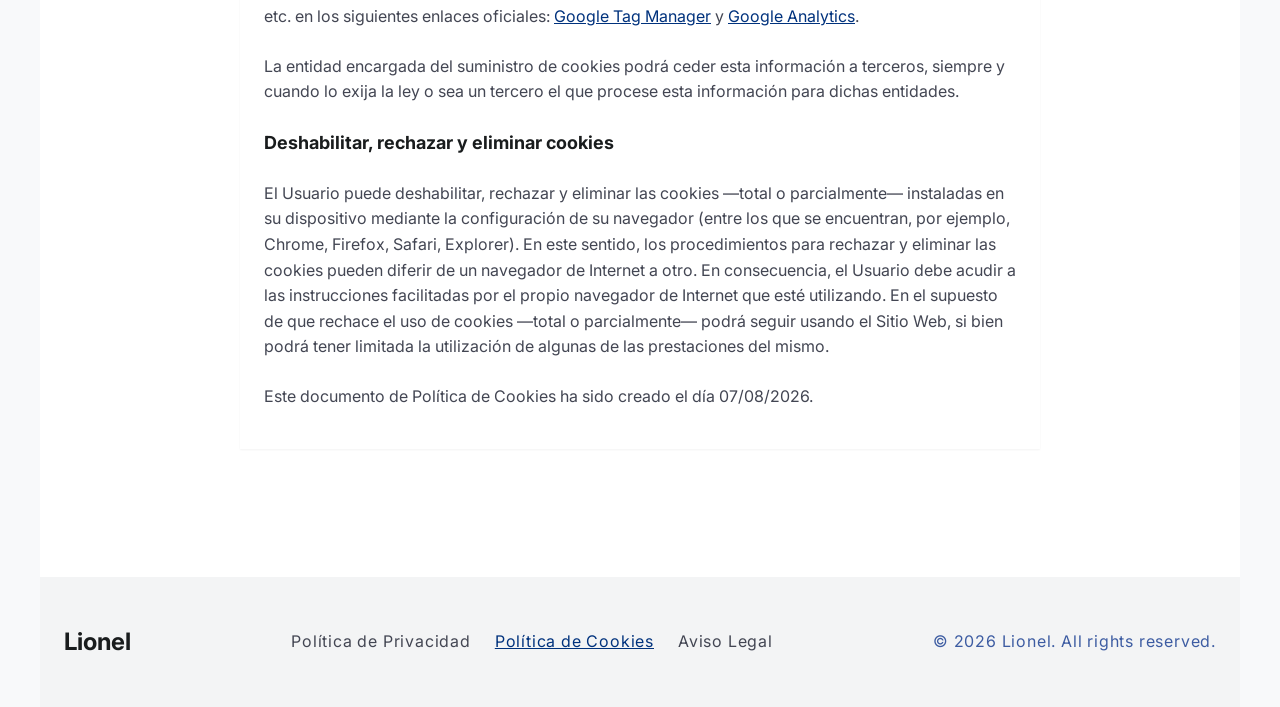
<file: politica-cookies-1.html>
<!DOCTYPE html>

<html lang="es"><head>
<!-- Google Tag Manager -->
<script>(function(w,d,s,l,i){w[l]=w[l]||[];w[l].push({'gtm.start':
new Date().getTime(),event:'gtm.js'});var f=d.getElementsByTagName(s)[0],
j=d.createElement(s),dl=l!='dataLayer'?'&l='+l:'';j.async=true;j.src=
'https://www.googletagmanager.com/gtm.js?id='+i+dl;f.parentNode.insertBefore(j,f);
})(window,document,'script','dataLayer','GTM-5LCSNBGM');</script>
<!-- End Google Tag Manager -->
<meta charset="utf-8"/>
<meta content="width=device-width, initial-scale=1.0" name="viewport"/>
<link href="android-chrome-512x512.png" rel="icon" type="image/png"/>
<title>Política de Cookies - Lionel</title>
<meta content="Política de cookies del sitio web de Lionel Web Design, diseño de páginas web para negocios locales." name="description"/>
<!-- Hoja de estilos compilada (sustituye al script de Tailwind CDN) -->
<link href="styles.css" rel="stylesheet"/>
<link href="https://fonts.googleapis.com" rel="preconnect"/>
<link crossorigin="" href="https://fonts.gstatic.com" rel="preconnect"/>
<link href="https://fonts.googleapis.com/css2?family=Inter:wght@400;500;600;700;800&amp;family=Material+Symbols+Outlined:opsz,wght,FILL,GRAD@24,400,1,0&amp;display=swap" rel="stylesheet"/>
</head>
<body class="bg-background text-on-background min-h-screen flex flex-col" data-mode="connect">
<!-- Google Tag Manager (noscript) -->
<noscript><iframe src="https://www.googletagmanager.com/ns.html?id=GTM-5LCSNBGM"
height="0" width="0" style="display:none;visibility:hidden"></iframe></noscript>
<!-- End Google Tag Manager (noscript) -->
<!-- TopNavBar: Suppressed on this page as per "Automatic Suppression" rule for transactional/legal pages (Privacy Policy/Cookies) -->
<main class="flex-grow w-full max-w-container-max mx-auto px-gutter md:px-[64px] py-[64px] md:py-[128px] bg-surface-container-lowest">
<div class="max-w-[800px] mx-auto sticky bottom-0 bg-surface-container-lowest p-6 shadow-sm border-t border-outline-variant">
<h1 class="font-headline-lg text-headline-lg text-on-surface mb-12 text-center">Política de Cookies</h1>
<div class="font-body-md text-body-md text-on-surface-variant space-y-6"><p class="text-on-surface-variant mb-4">Sitio Web: <a class="text-primary underline" href="index.html">https://www.lionelachachiweb.com/</a></p><p class="text-on-surface-variant mb-4">El acceso a este Sitio Web puede implicar la utilización de cookies. Las cookies son pequeñas cantidades de información que se almacenan en el navegador utilizado por cada Usuario —en los distintos dispositivos que pueda utilizar para navegar— para que el servidor recuerde cierta información que posteriormente y únicamente el servidor que la implementó leerá. Las cookies facilitan la navegación, la hacen más amigable, y no dañan el dispositivo de navegación.</p><p class="text-on-surface-variant mb-4">Las cookies son procedimientos automáticos de recogida de información relativa a las preferencias determinadas por el Usuario durante su visita al Sitio Web con el fin de reconocerlo como Usuario, y personalizar su experiencia y el uso del Sitio Web, y pueden también, por ejemplo, ayudar a identificar y resolver errores.</p><p class="text-on-surface-variant mb-4">La información recabada a través de las cookies puede incluir la fecha y hora de visitas al Sitio Web, las páginas visionadas, el tiempo que ha estado en el Sitio Web y los sitios visitados justo antes y después del mismo. Sin embargo, ninguna cookie permite que esta misma pueda contactarse con el número de teléfono del Usuario o con cualquier otro medio de contacto personal. Ninguna cookie puede extraer información del disco duro del Usuario o robar información personal. La única manera de que la información privada del Usuario forme parte del archivo Cookie es que el usuario dé personalmente esa información al servidor.</p><p class="text-on-surface-variant mb-4">Las cookies que permiten identificar a una persona se consideran datos personales. Por tanto, a las mismas les será de aplicación la Política de Privacidad. En este sentido, para la utilización de las mismas será necesario el consentimiento del Usuario. Este consentimiento será comunicado, en base a una elección auténtica, ofrecido mediante una decisión afirmativa y positiva, antes del tratamiento inicial, removible y documentado.</p><h2 class="text-lg font-bold text-on-surface mt-6 mb-2">Cookies propias</h2><p class="text-on-surface-variant mb-4">Son aquellas cookies que son enviadas al ordenador o dispositivo del Usuario y gestionadas exclusivamente por Lionel Web Design para el mejor funcionamiento del Sitio Web. La información que se recaba se emplea para mejorar la calidad del Sitio Web y su Contenido y su experiencia como Usuario. Estas cookies permiten reconocer al Usuario como visitor recurrente del Sitio Web y adaptar el contenido para ofrecerle contenidos que se ajusten a sus preferencias.</p><h2 class="text-lg font-bold text-on-surface mt-6 mb-2">Cookies de terceros</h2><p class="text-on-surface-variant mb-4">Son cookies utilizadas y gestionadas por entidades externas que proporcionan a Lionel Web Design servicios solicitados por Lionel Web Design para mejorar el Sitio Web y la experiencia del usuario al navegar en el Sitio Web. Los principales objetivos para los que se utilizan cookies de terceros son la obtención de estadísticas de accesos y analizar la información de la navegación, es decir, cómo interactúa el Usuario con el Sitio Web.</p><p class="text-on-surface-variant mb-4">La información que se obtiene se refiere, por ejemplo, al número de páginas visitadas, el idioma, el lugar a la que la dirección IP desde el que accede el Usuario, el número de Usuarios que acceden, la frecuencia y reincidencia de las visitas, el tiempo de visita, el navegador que usan, el operador o tipo de dispositivo desde el que se realiza la visita. Esta información se utiliza para mejorar el Sitio Web, y detectar nuevas necesidades para ofrecer a los Usuarios un Contenido y/o servicio de óptima calidad. En todo caso, la información se recopila de forma anónima y se elaboran informes de tendencias del Sitio Web sin identificar a usuarios individuales.</p><p class="text-on-surface-variant mb-4">Puede obtener más información sobre las cookies, la información sobre la privacidad, o consultar la descripción del tipo de cookies que se utiliza, sus principales características, periodo de expiración, etc. en los siguientes enlaces oficiales: <a class="text-primary underline" href="https://policies.google.com/privacy" target="_blank">Google Tag Manager</a> y <a class="text-primary underline" href="https://support.google.com/analytics/answer/6004245?hl=es" target="_blank">Google Analytics</a>.</p><p class="text-on-surface-variant mb-4">La entidad encargada del suministro de cookies podrá ceder esta información a terceros, siempre y cuando lo exija la ley o sea un tercero el que procese esta información para dichas entidades.</p><h2 class="text-lg font-bold text-on-surface mt-6 mb-2">Deshabilitar, rechazar y eliminar cookies</h2><p class="text-on-surface-variant mb-4">El Usuario puede deshabilitar, rechazar y eliminar las cookies —total o parcialmente— instaladas en su dispositivo mediante la configuración de su navegador (entre los que se encuentran, por ejemplo, Chrome, Firefox, Safari, Explorer). En este sentido, los procedimientos para rechazar y eliminar las cookies pueden diferir de un navegador de Internet a otro. En consecuencia, el Usuario debe acudir a las instrucciones facilitadas por el propio navegador de Internet que esté utilizando. En el supuesto de que rechace el uso de cookies —total o parcialmente— podrá seguir usando el Sitio Web, si bien podrá tener limitada la utilización de algunas de las prestaciones del mismo.</p><p class="text-on-surface-variant mb-4 mt-12">Este documento de Política de Cookies ha sido creado el día 07/08/2026.</p></div>
</div>
</main>
<!-- Footer Component -->
<footer class="bg-surface dark:bg-surface-dim full-width bottom-0 bg-surface-container-low dark:bg-surface-container flat no shadows w-full py-12 px-gutter max-w-container-max mx-auto flex flex-col md:flex-row justify-between items-center gap-8">
<div class="font-headline-sm text-headline-sm font-bold text-on-surface">
            Lionel
        </div>
<nav class="flex flex-wrap justify-center gap-6 font-body-md text-body-md font-label-md text-label-md"><a class="text-on-surface-variant hover:text-primary transition-colors" href="politica-privacidad.html" target="_blank">Política de Privacidad</a>
<a class="text-primary underline hover:text-primary transition-colors" href="#" target="_blank">Política de Cookies</a>
<a class="text-on-surface-variant hover:text-primary transition-colors" href="aviso-legal.html" target="_blank">Aviso Legal</a></nav>
<div class="text-secondary dark:text-secondary-fixed font-body-md text-body-md font-label-md text-label-md">© 2026 Lionel. All rights reserved.</div>
</footer>
<div class="fixed inset-0 z-[100] hidden items-center justify-center p-4 bg-black/40 backdrop-blur-sm" id="cookie-modal">
<div class="bg-surface-container-lowest w-full max-w-[600px] rounded-xl shadow-xl overflow-hidden flex flex-col">
<div class="p-6 border-b border-outline-variant flex justify-between items-center">
<h2 class="font-headline-sm text-headline-sm text-on-surface">Configuración de Cookies</h2>
<button class="text-on-surface-variant hover:text-primary" onclick="document.getElementById('cookie-modal').classList.add('hidden'); document.getElementById('cookie-modal').classList.remove('flex')">
<span class="material-symbols-outlined">close</span>
</button>
</div>
<div class="p-6 space-y-8 overflow-y-auto max-h-[70vh]">
<p class="text-body-md text-on-surface-variant">Personaliza tus preferencias de privacidad. Las cookies técnicas son necesarias para el funcionamiento del sitio.</p>
<div class="space-y-4">
<div class="flex items-start gap-4 p-4 rounded-lg bg-surface-container-low">
<div class="mt-1">
<input checked="" class="w-5 h-5 rounded border-outline text-primary focus:ring-primary" disabled="" type="checkbox"/>
</div>
<div>
<h3 class="font-label-md text-label-md text-on-surface mb-1">Cookies Técnicas y Necesarias</h3>
<p class="text-body-md text-on-surface-variant text-sm">Son esenciales para que la página web funcione correctamente. Permiten la navegación básica, la seguridad del sitio y guardar tus propias preferencias de privacidad. No se pueden desactivar.</p>
</div>
</div>
<div class="flex items-start gap-4 p-4 rounded-lg border border-outline-variant">
<div class="mt-1">
<input class="w-5 h-5 rounded border-outline text-primary focus:ring-primary" id="cookies-analytics" type="checkbox"/>
</div>
<label for="cookies-analytics">
<h3 class="font-label-md text-label-md text-on-surface mb-1">Cookies de Análisis y Estadísticas</h3>
<p class="text-body-md text-on-surface-variant text-sm">Nos permiten contar las visitas y fuentes de tráfico de forma anónima para medir y mejorar el rendimiento de nuestra página web mediante herramientas de terceros como Google Analytics.</p>
</label>
</div>
<div class="flex items-start gap-4 p-4 rounded-lg border border-outline-variant">
<div class="mt-1">
<input class="w-5 h-5 rounded border-outline text-primary focus:ring-primary" id="cookies-marketing" type="checkbox"/>
</div>
<label for="cookies-marketing">
<h3 class="font-label-md text-label-md text-on-surface mb-1">Cookies de Publicidad y Marketing</h3>
<p class="text-body-md text-on-surface-variant text-sm">Se utilizan para hacer un seguimiento de los visitantes en las páginas web con el fin de mostrar anuncios que sean relevantes y atractivos para el usuario individual.</p>
</label>
</div>
</div>
</div>
<div class="p-6 border-t border-outline-variant bg-surface-container-low flex justify-end">
<button class="bg-primary text-on-primary font-label-md text-label-md rounded px-8 py-3 hover:bg-surface-tint transition-colors shadow-sm" onclick="document.getElementById('cookie-modal').classList.add('hidden'); document.getElementById('cookie-modal').classList.remove('flex')">
                Guardar configuración
            </button>
</div>
</div>
</div>
</body></html>
</file>
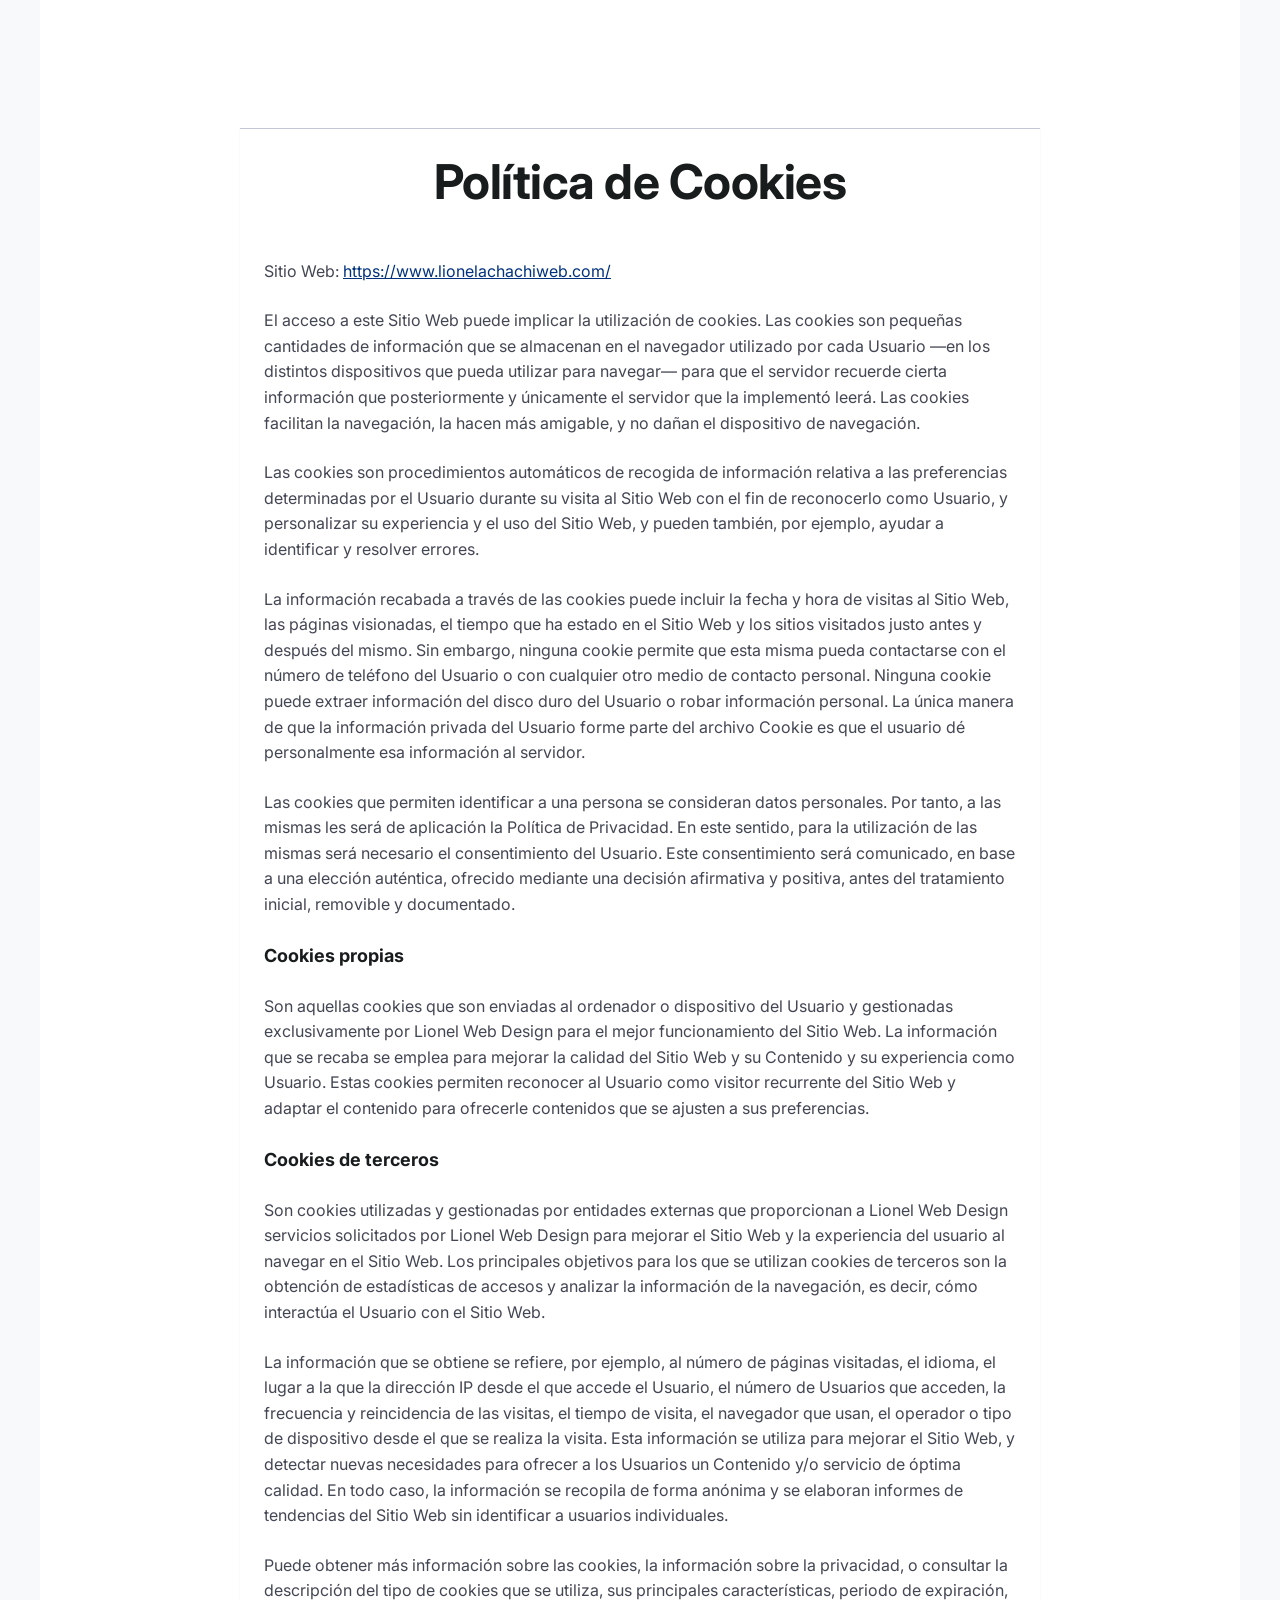
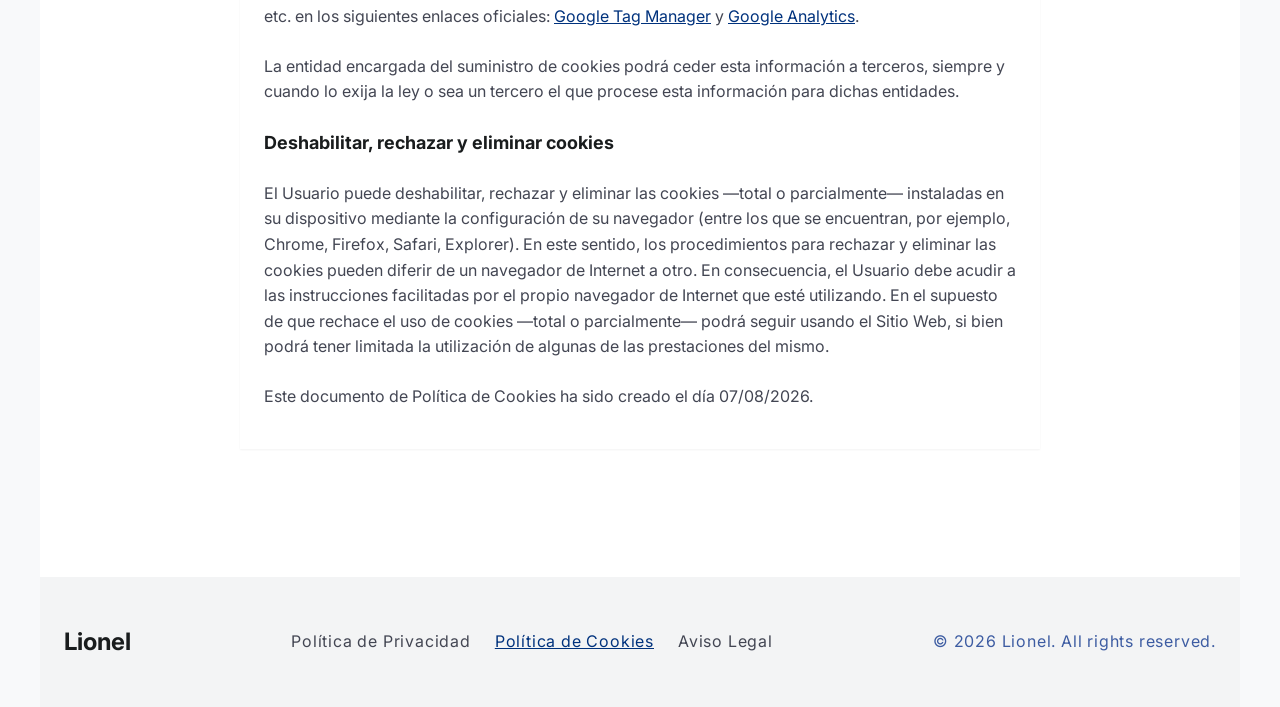
<file: politica-cookies.html>
<!DOCTYPE html>

<html lang="es"><head>
<!-- Google Tag Manager -->
<script>(function(w,d,s,l,i){w[l]=w[l]||[];w[l].push({'gtm.start':
new Date().getTime(),event:'gtm.js'});var f=d.getElementsByTagName(s)[0],
j=d.createElement(s),dl=l!='dataLayer'?'&l='+l:'';j.async=true;j.src=
'https://www.googletagmanager.com/gtm.js?id='+i+dl;f.parentNode.insertBefore(j,f);
})(window,document,'script','dataLayer','GTM-5LCSNBGM');</script>
<!-- End Google Tag Manager -->
<meta charset="utf-8"/>
<meta content="width=device-width, initial-scale=1.0" name="viewport"/>
<link href="android-chrome-512x512.png" rel="icon" type="image/png"/>
<title>Política de Cookies - Lionel</title>
<meta content="Política de cookies del sitio web de Lionel Web Design, diseño de páginas web para negocios locales." name="description"/>
<!-- Hoja de estilos compilada (sustituye al script de Tailwind CDN) -->
<link href="styles.css" rel="stylesheet"/>
<link href="https://fonts.googleapis.com" rel="preconnect"/>
<link crossorigin="" href="https://fonts.gstatic.com" rel="preconnect"/>
<link href="https://fonts.googleapis.com/css2?family=Inter:wght@400;500;600;700;800&amp;family=Material+Symbols+Outlined:opsz,wght,FILL,GRAD@24,400,1,0&amp;display=swap" rel="stylesheet"/>
</head>
<body class="bg-background text-on-background min-h-screen flex flex-col" data-mode="connect">
<!-- Google Tag Manager (noscript) -->
<noscript><iframe src="https://www.googletagmanager.com/ns.html?id=GTM-5LCSNBGM"
height="0" width="0" style="display:none;visibility:hidden"></iframe></noscript>
<!-- End Google Tag Manager (noscript) -->
<!-- TopNavBar: Suppressed on this page as per "Automatic Suppression" rule for transactional/legal pages (Privacy Policy/Cookies) -->
<main class="flex-grow w-full max-w-container-max mx-auto px-gutter md:px-[64px] py-[64px] md:py-[128px] bg-surface-container-lowest">
<div class="max-w-[800px] mx-auto sticky bottom-0 bg-surface-container-lowest p-6 shadow-sm border-t border-outline-variant">
<h1 class="font-headline-lg text-headline-lg text-on-surface mb-12 text-center">Política de Cookies</h1>
<div class="font-body-md text-body-md text-on-surface-variant space-y-6"><p class="text-on-surface-variant mb-4">Sitio Web: <a class="text-primary underline" href="index.html">https://www.lionelachachiweb.com/</a></p><p class="text-on-surface-variant mb-4">El acceso a este Sitio Web puede implicar la utilización de cookies. Las cookies son pequeñas cantidades de información que se almacenan en el navegador utilizado por cada Usuario —en los distintos dispositivos que pueda utilizar para navegar— para que el servidor recuerde cierta información que posteriormente y únicamente el servidor que la implementó leerá. Las cookies facilitan la navegación, la hacen más amigable, y no dañan el dispositivo de navegación.</p><p class="text-on-surface-variant mb-4">Las cookies son procedimientos automáticos de recogida de información relativa a las preferencias determinadas por el Usuario durante su visita al Sitio Web con el fin de reconocerlo como Usuario, y personalizar su experiencia y el uso del Sitio Web, y pueden también, por ejemplo, ayudar a identificar y resolver errores.</p><p class="text-on-surface-variant mb-4">La información recabada a través de las cookies puede incluir la fecha y hora de visitas al Sitio Web, las páginas visionadas, el tiempo que ha estado en el Sitio Web y los sitios visitados justo antes y después del mismo. Sin embargo, ninguna cookie permite que esta misma pueda contactarse con el número de teléfono del Usuario o con cualquier otro medio de contacto personal. Ninguna cookie puede extraer información del disco duro del Usuario o robar información personal. La única manera de que la información privada del Usuario forme parte del archivo Cookie es que el usuario dé personalmente esa información al servidor.</p><p class="text-on-surface-variant mb-4">Las cookies que permiten identificar a una persona se consideran datos personales. Por tanto, a las mismas les será de aplicación la Política de Privacidad. En este sentido, para la utilización de las mismas será necesario el consentimiento del Usuario. Este consentimiento será comunicado, en base a una elección auténtica, ofrecido mediante una decisión afirmativa y positiva, antes del tratamiento inicial, removible y documentado.</p><h2 class="text-lg font-bold text-on-surface mt-6 mb-2">Cookies propias</h2><p class="text-on-surface-variant mb-4">Son aquellas cookies que son enviadas al ordenador o dispositivo del Usuario y gestionadas exclusivamente por Lionel Web Design para el mejor funcionamiento del Sitio Web. La información que se recaba se emplea para mejorar la calidad del Sitio Web y su Contenido y su experiencia como Usuario. Estas cookies permiten reconocer al Usuario como visitor recurrente del Sitio Web y adaptar el contenido para ofrecerle contenidos que se ajusten a sus preferencias.</p><h2 class="text-lg font-bold text-on-surface mt-6 mb-2">Cookies de terceros</h2><p class="text-on-surface-variant mb-4">Son cookies utilizadas y gestionadas por entidades externas que proporcionan a Lionel Web Design servicios solicitados por Lionel Web Design para mejorar el Sitio Web y la experiencia del usuario al navegar en el Sitio Web. Los principales objetivos para los que se utilizan cookies de terceros son la obtención de estadísticas de accesos y analizar la información de la navegación, es decir, cómo interactúa el Usuario con el Sitio Web.</p><p class="text-on-surface-variant mb-4">La información que se obtiene se refiere, por ejemplo, al número de páginas visitadas, el idioma, el lugar a la que la dirección IP desde el que accede el Usuario, el número de Usuarios que acceden, la frecuencia y reincidencia de las visitas, el tiempo de visita, el navegador que usan, el operador o tipo de dispositivo desde el que se realiza la visita. Esta información se utiliza para mejorar el Sitio Web, y detectar nuevas necesidades para ofrecer a los Usuarios un Contenido y/o servicio de óptima calidad. En todo caso, la información se recopila de forma anónima y se elaboran informes de tendencias del Sitio Web sin identificar a usuarios individuales.</p><p class="text-on-surface-variant mb-4">Puede obtener más información sobre las cookies, la información sobre la privacidad, o consultar la descripción del tipo de cookies que se utiliza, sus principales características, periodo de expiración, etc. en los siguientes enlaces oficiales: <a class="text-primary underline" href="https://policies.google.com/privacy" target="_blank">Google Tag Manager</a> y <a class="text-primary underline" href="https://support.google.com/analytics/answer/6004245?hl=es" target="_blank">Google Analytics</a>.</p><p class="text-on-surface-variant mb-4">La entidad encargada del suministro de cookies podrá ceder esta información a terceros, siempre y cuando lo exija la ley o sea un tercero el que procese esta información para dichas entidades.</p><h2 class="text-lg font-bold text-on-surface mt-6 mb-2">Deshabilitar, rechazar y eliminar cookies</h2><p class="text-on-surface-variant mb-4">El Usuario puede deshabilitar, rechazar y eliminar las cookies —total o parcialmente— instaladas en su dispositivo mediante la configuración de su navegador (entre los que se encuentran, por ejemplo, Chrome, Firefox, Safari, Explorer). En este sentido, los procedimientos para rechazar y eliminar las cookies pueden diferir de un navegador de Internet a otro. En consecuencia, el Usuario debe acudir a las instrucciones facilitadas por el propio navegador de Internet que esté utilizando. En el supuesto de que rechace el uso de cookies —total o parcialmente— podrá seguir usando el Sitio Web, si bien podrá tener limitada la utilización de algunas de las prestaciones del mismo.</p><p class="text-on-surface-variant mb-4 mt-12">Este documento de Política de Cookies ha sido creado el día 07/08/2026.</p></div>
</div>
</main>
<!-- Footer Component -->
<footer class="bg-surface dark:bg-surface-dim full-width bottom-0 bg-surface-container-low dark:bg-surface-container flat no shadows w-full py-12 px-gutter max-w-container-max mx-auto flex flex-col md:flex-row justify-between items-center gap-8">
<div class="font-headline-sm text-headline-sm font-bold text-on-surface">
            Lionel
        </div>
<nav class="flex flex-wrap justify-center gap-6 font-body-md text-body-md font-label-md text-label-md"><a class="text-on-surface-variant hover:text-primary transition-colors" href="politica-privacidad.html" target="_blank">Política de Privacidad</a>
<a class="text-primary underline hover:text-primary transition-colors" href="#" target="_blank">Política de Cookies</a>
<a class="text-on-surface-variant hover:text-primary transition-colors" href="aviso-legal.html" target="_blank">Aviso Legal</a></nav>
<div class="text-secondary dark:text-secondary-fixed font-body-md text-body-md font-label-md text-label-md">© 2026 Lionel. All rights reserved.</div>
</footer>
<div class="fixed inset-0 z-[100] hidden items-center justify-center p-4 bg-black/40 backdrop-blur-sm" id="cookie-modal">
<div class="bg-surface-container-lowest w-full max-w-[600px] rounded-xl shadow-xl overflow-hidden flex flex-col">
<div class="p-6 border-b border-outline-variant flex justify-between items-center">
<h2 class="font-headline-sm text-headline-sm text-on-surface">Configuración de Cookies</h2>
<button class="text-on-surface-variant hover:text-primary" onclick="document.getElementById('cookie-modal').classList.add('hidden'); document.getElementById('cookie-modal').classList.remove('flex')">
<span class="material-symbols-outlined">close</span>
</button>
</div>
<div class="p-6 space-y-8 overflow-y-auto max-h-[70vh]">
<p class="text-body-md text-on-surface-variant">Personaliza tus preferencias de privacidad. Las cookies técnicas son necesarias para el funcionamiento del sitio.</p>
<div class="space-y-4">
<div class="flex items-start gap-4 p-4 rounded-lg bg-surface-container-low">
<div class="mt-1">
<input checked="" class="w-5 h-5 rounded border-outline text-primary focus:ring-primary" disabled="" type="checkbox"/>
</div>
<div>
<h3 class="font-label-md text-label-md text-on-surface mb-1">Cookies Técnicas y Necesarias</h3>
<p class="text-body-md text-on-surface-variant text-sm">Son esenciales para que la página web funcione correctamente. Permiten la navegación básica, la seguridad del sitio y guardar tus propias preferencias de privacidad. No se pueden desactivar.</p>
</div>
</div>
<div class="flex items-start gap-4 p-4 rounded-lg border border-outline-variant">
<div class="mt-1">
<input class="w-5 h-5 rounded border-outline text-primary focus:ring-primary" id="cookies-analytics" type="checkbox"/>
</div>
<label for="cookies-analytics">
<h3 class="font-label-md text-label-md text-on-surface mb-1">Cookies de Análisis y Estadísticas</h3>
<p class="text-body-md text-on-surface-variant text-sm">Nos permiten contar las visitas y fuentes de tráfico de forma anónima para medir y mejorar el rendimiento de nuestra página web mediante herramientas de terceros como Google Analytics.</p>
</label>
</div>
<div class="flex items-start gap-4 p-4 rounded-lg border border-outline-variant">
<div class="mt-1">
<input class="w-5 h-5 rounded border-outline text-primary focus:ring-primary" id="cookies-marketing" type="checkbox"/>
</div>
<label for="cookies-marketing">
<h3 class="font-label-md text-label-md text-on-surface mb-1">Cookies de Publicidad y Marketing</h3>
<p class="text-body-md text-on-surface-variant text-sm">Se utilizan para hacer un seguimiento de los visitantes en las páginas web con el fin de mostrar anuncios que sean relevantes y atractivos para el usuario individual.</p>
</label>
</div>
</div>
</div>
<div class="p-6 border-t border-outline-variant bg-surface-container-low flex justify-end">
<button class="bg-primary text-on-primary font-label-md text-label-md rounded px-8 py-3 hover:bg-surface-tint transition-colors shadow-sm" onclick="document.getElementById('cookie-modal').classList.add('hidden'); document.getElementById('cookie-modal').classList.remove('flex')">
                Guardar configuración
            </button>
</div>
</div>
</div>
</body></html>
</file>
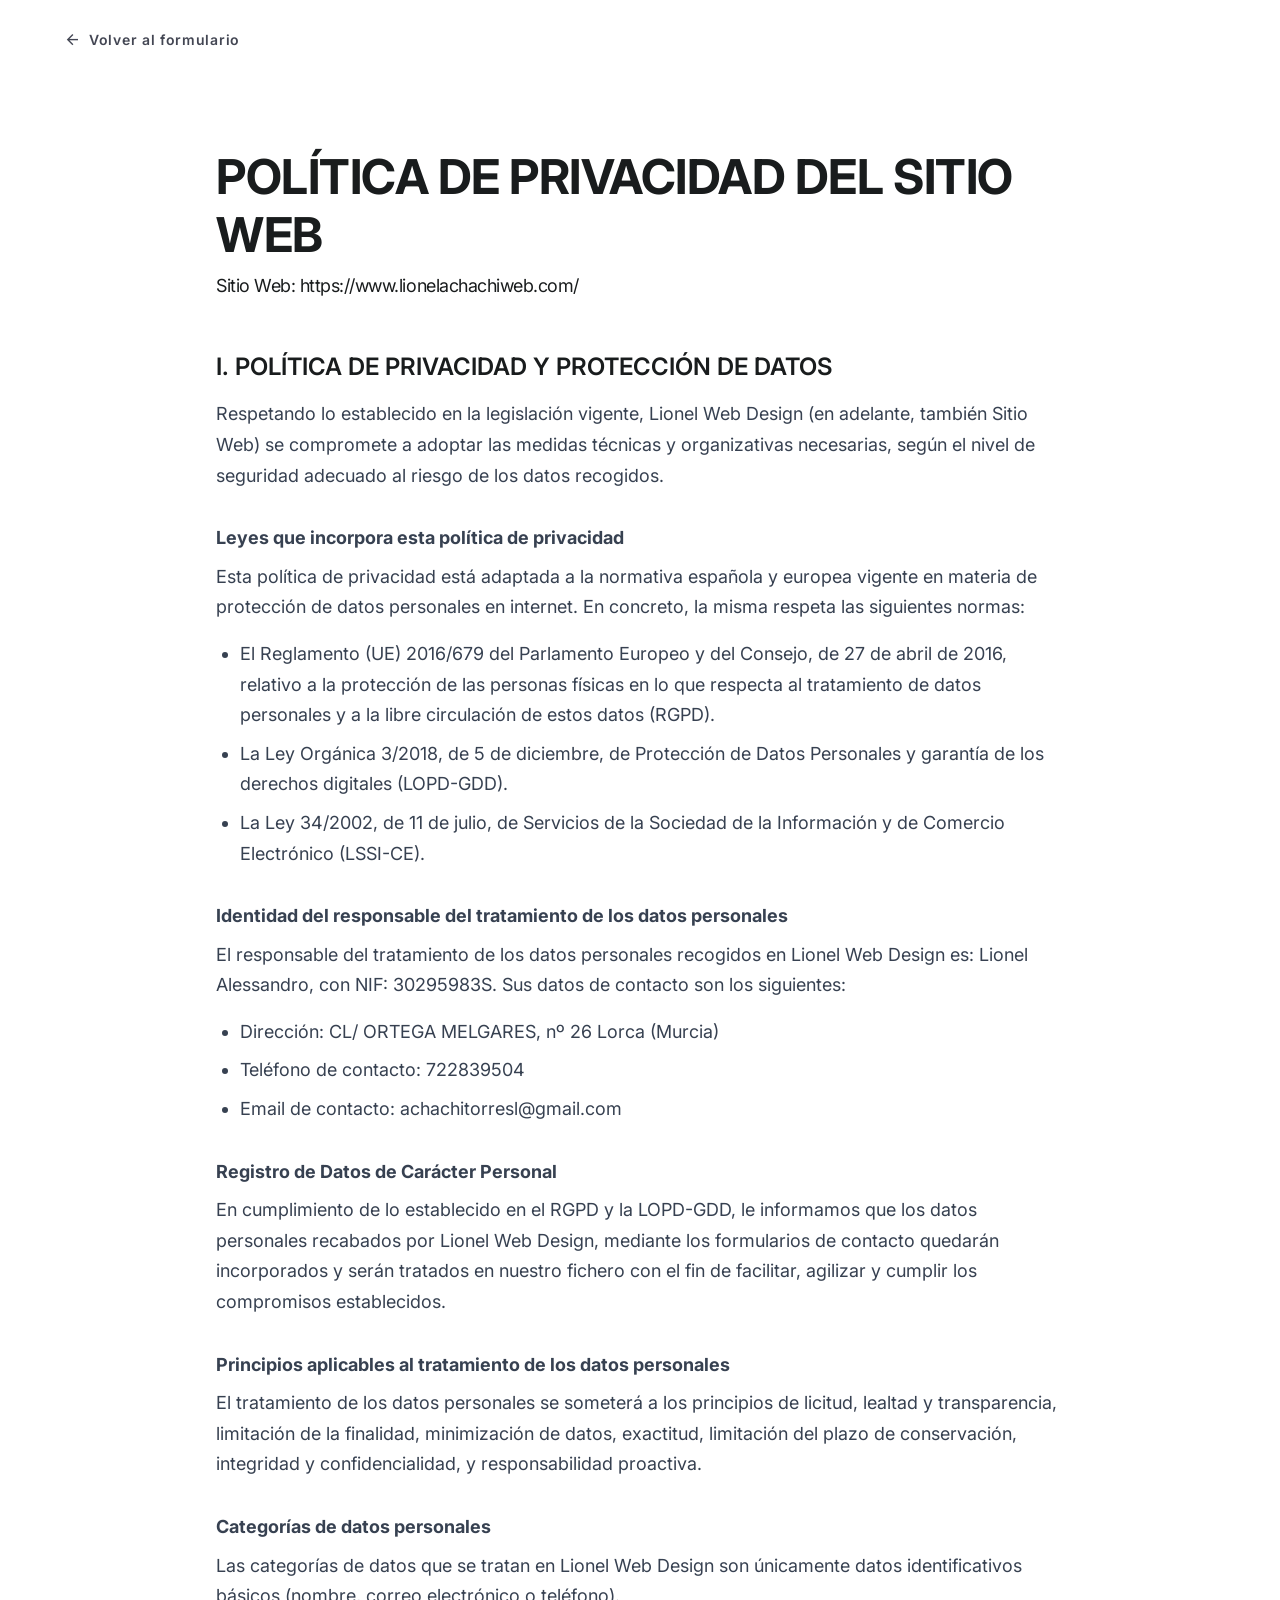
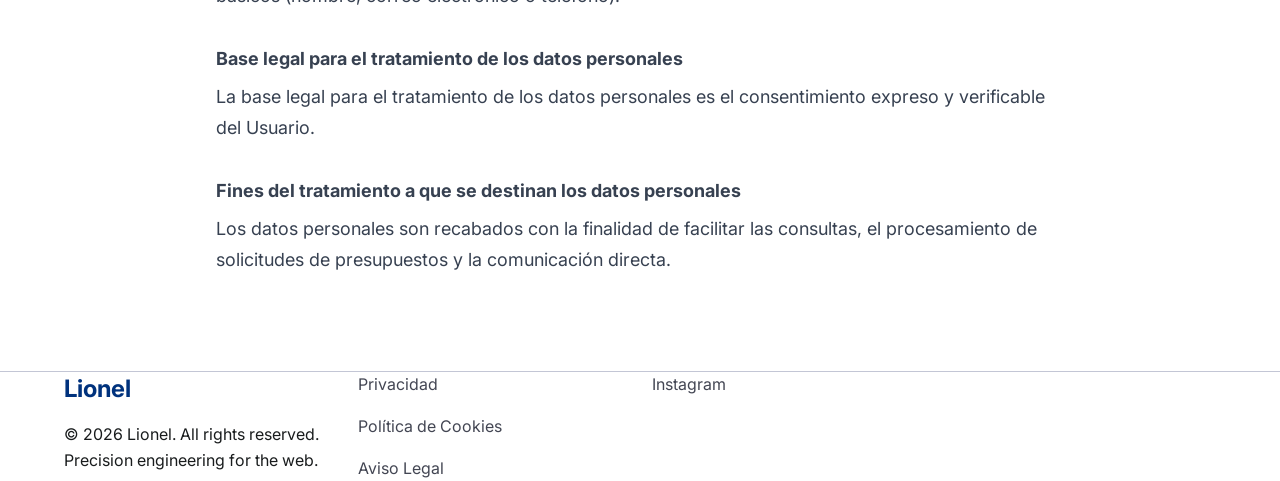
<file: politica-privacidad-1.html>
<!DOCTYPE html>

<html class="light" lang="es" style=""><head>
<!-- Google Tag Manager -->
<script>(function(w,d,s,l,i){w[l]=w[l]||[];w[l].push({'gtm.start':
new Date().getTime(),event:'gtm.js'});var f=d.getElementsByTagName(s)[0],
j=d.createElement(s),dl=l!='dataLayer'?'&l='+l:'';j.async=true;j.src=
'https://www.googletagmanager.com/gtm.js?id='+i+dl;f.parentNode.insertBefore(j,f);
})(window,document,'script','dataLayer','GTM-5LCSNBGM');</script>
<!-- End Google Tag Manager -->
<meta charset="utf-8"/>
<meta content="width=device-width, initial-scale=1.0" name="viewport"/>
<link href="android-chrome-512x512.png" rel="icon" type="image/png"/>
<title>Política de Privacidad - Lionel</title>
<meta content="Política de privacidad del sitio web de Lionel Web Design, diseño de páginas web para negocios locales." name="description"/>
<!-- Hoja de estilos compilada (sustituye al script de Tailwind CDN) -->
<link href="styles.css" rel="stylesheet"/>
<link href="https://fonts.googleapis.com" rel="preconnect"/>
<link crossorigin="" href="https://fonts.gstatic.com" rel="preconnect"/>
<link href="https://fonts.googleapis.com/css2?family=Inter:wght@400;500;600;700;800&amp;family=Material+Symbols+Outlined:opsz,wght,FILL,GRAD@24,400,1,0&amp;display=swap" rel="stylesheet"/>


</head>
<body class="bg-surface-container-lowest text-on-surface font-body-md min-h-screen flex flex-col">
<!-- Google Tag Manager (noscript) -->
<noscript><iframe src="https://www.googletagmanager.com/ns.html?id=GTM-5LCSNBGM"
height="0" width="0" style="display:none;visibility:hidden"></iframe></noscript>
<!-- End Google Tag Manager (noscript) -->
<!-- Top Navigation suppressed for focus on legal content, keeping only the back button -->
<header class="w-full pt-8 px-margin-mobile md:px-gutter max-w-container-max mx-auto">
<a class="inline-flex items-center gap-2 text-on-surface-variant hover:text-primary transition-colors font-label-md text-label-md" href="index.html">
<span class="material-symbols-outlined" style="font-size: 1.2em;">arrow_back</span>
            Volver al formulario
        </a>
</header>
<main class="flex-grow w-full max-w-4xl mx-auto px-margin-mobile md:px-gutter py-12 md:py-24">
<article class="prose max-w-none">
<h1 class="font-headline-lg text-headline-lg-mobile md:text-headline-lg text-on-surface mb-12">POLÍTICA DE PRIVACIDAD DEL SITIO WEB<div class="text-body-lg mt-2">Sitio Web: https://www.lionelachachiweb.com/</div></h1>
<div class="space-y-8 font-body-lg text-body-lg text-[#374151]"><section><h2 class="font-headline-sm text-headline-sm text-on-surface mb-4">I. POLÍTICA DE PRIVACIDAD Y PROTECCIÓN DE DATOS</h2><p>Respetando lo establecido en la legislación vigente, Lionel Web Design (en adelante, también Sitio Web) se compromete a adoptar las medidas técnicas y organizativas necesarias, según el nivel de seguridad adecuado al riesgo de los datos recogidos.</p></section><section><h3 class="font-bold mb-2 mt-8">Leyes que incorpora esta política de privacidad</h3><p>Esta política de privacidad está adaptada a la normativa española y europea vigente en materia de protección de datos personales en internet. En concreto, la misma respeta las siguientes normas:</p><ul class="list-disc ml-6 mt-4 space-y-2"><li>El Reglamento (UE) 2016/679 del Parlamento Europeo y del Consejo, de 27 de abril de 2016, relativo a la protección de las personas físicas en lo que respecta al tratamiento de datos personales y a la libre circulación de estos datos (RGPD).</li><li>La Ley Orgánica 3/2018, de 5 de diciembre, de Protección de Datos Personales y garantía de los derechos digitales (LOPD-GDD).</li><li>La Ley 34/2002, de 11 de julio, de Servicios de la Sociedad de la Información y de Comercio Electrónico (LSSI-CE).</li></ul></section><section><h3 class="font-bold mb-2 mt-8">Identidad del responsable del tratamiento de los datos personales</h3><p>El responsable del tratamiento de los datos personales recogidos en Lionel Web Design es: Lionel Alessandro, con NIF: 30295983S. Sus datos de contacto son los siguientes:</p><ul class="list-disc ml-6 mt-4 space-y-2"><li>Dirección: CL/ ORTEGA MELGARES, nº 26 Lorca (Murcia)</li><li>Teléfono de contacto: 722839504</li><li>Email de contacto: achachitorresl@gmail.com</li></ul></section><section><h3 class="font-bold mb-2 mt-8">Registro de Datos de Carácter Personal</h3><p>En cumplimiento de lo establecido en el RGPD y la LOPD-GDD, le informamos que los datos personales recabados por Lionel Web Design, mediante los formularios de contacto quedarán incorporados y serán tratados en nuestro fichero con el fin de facilitar, agilizar y cumplir los compromisos establecidos.</p></section><section><h3 class="font-bold mb-2 mt-8">Principios aplicables al tratamiento de los datos personales</h3><p>El tratamiento de los datos personales se someterá a los principios de licitud, lealtad y transparencia, limitación de la finalidad, minimización de datos, exactitud, limitación del plazo de conservación, integridad y confidencialidad, y responsabilidad proactiva.</p></section><section><h3 class="font-bold mb-2 mt-8">Categorías de datos personales</h3><p>Las categorías de datos que se tratan en Lionel Web Design son únicamente datos identificativos básicos (nombre, correo electrónico o teléfono).</p></section><section><h3 class="font-bold mb-2 mt-8">Base legal para el tratamiento de los datos personales</h3><p>La base legal para el tratamiento de los datos personales es el consentimiento expreso y verificable del Usuario.</p></section><section><h3 class="font-bold mb-2 mt-8">Fines del tratamiento a que se destinan los datos personales</h3><p>Los datos personales son recabados con la finalidad de facilitar las consultas, el procesamiento de solicitudes de presupuestos y la comunicación directa.</p></section></div>
</article>
</main>
<!-- Footer Component from JSON -->
<footer class="w-full py-section-gap-desktop bg-surface-container-lowest dark:bg-surface-dim border-t border-outline-variant dark:border-outline">
<div class="grid grid-cols-1 md:grid-cols-2 lg:grid-cols-4 gap-gutter px-gutter max-w-container-max mx-auto">
<div class="col-span-1 md:col-span-2 lg:col-span-1 flex flex-col gap-4">
<span class="font-headline-sm text-headline-sm font-bold text-primary dark:text-inverse-primary">Lionel</span>
<p class="font-body-md text-body-md text-on-surface dark:text-on-surface-variant max-w-xs">
                    © 2026 Lionel. All rights reserved. Precision engineering for the web.
                </p>
</div>
<div class="flex flex-col gap-4">
<a class="font-body-md text-body-md text-on-surface-variant dark:text-on-surface hover:underline transition-opacity hover:opacity-90 hover:text-primary transition-colors" href="#">Privacidad</a>
<a class="font-body-md text-body-md text-on-surface-variant dark:text-on-surface hover:underline transition-opacity hover:opacity-90 hover:text-primary transition-colors" href="politica-cookies.html">Política de Cookies</a>
<a class="font-body-md text-body-md text-on-surface-variant dark:text-on-surface hover:underline transition-opacity hover:opacity-90 hover:text-primary transition-colors" href="aviso-legal.html">Aviso Legal</a>
</div>
<div class="flex flex-col gap-4">
<a class="font-body-md text-body-md text-on-surface-variant dark:text-on-surface hover:underline transition-opacity hover:opacity-90 hover:text-primary transition-colors" href="#" target="_blank">Instagram</a>
</div>
</div>
</footer>
</body></html>
</file>
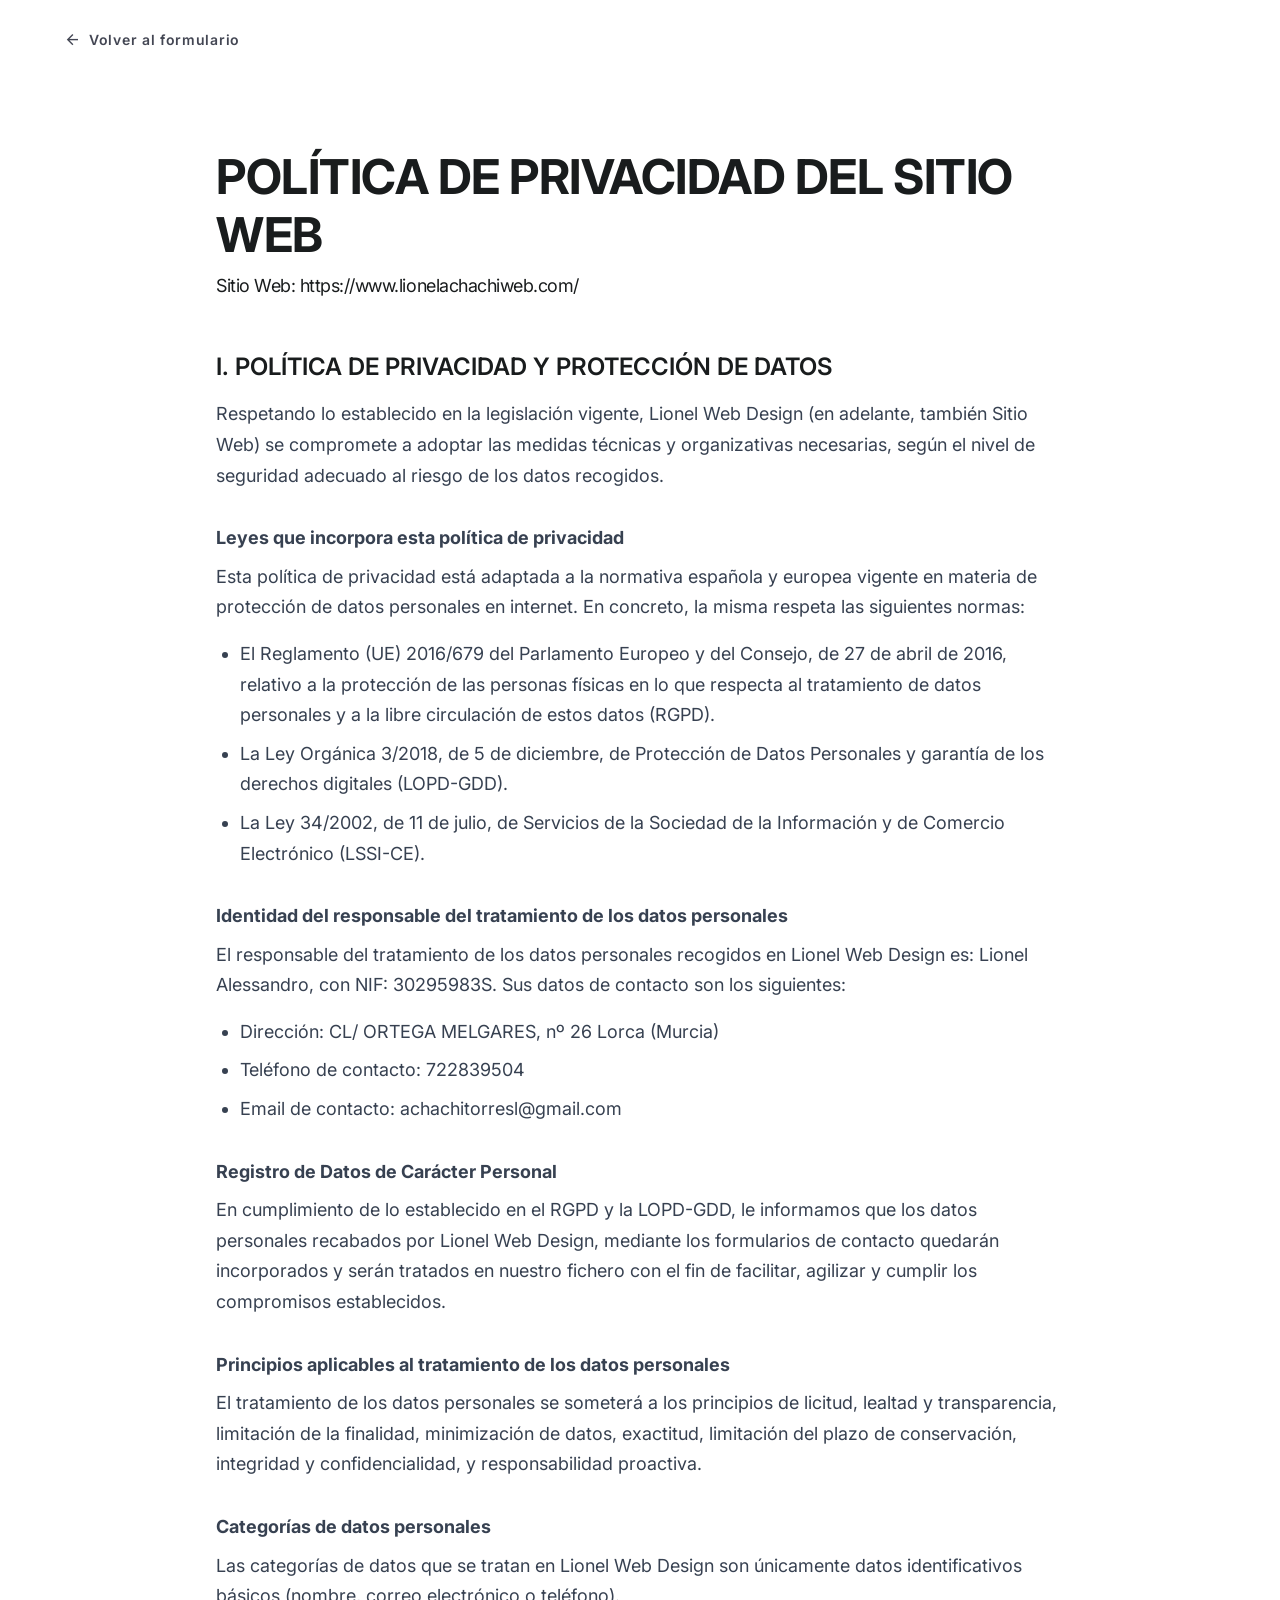
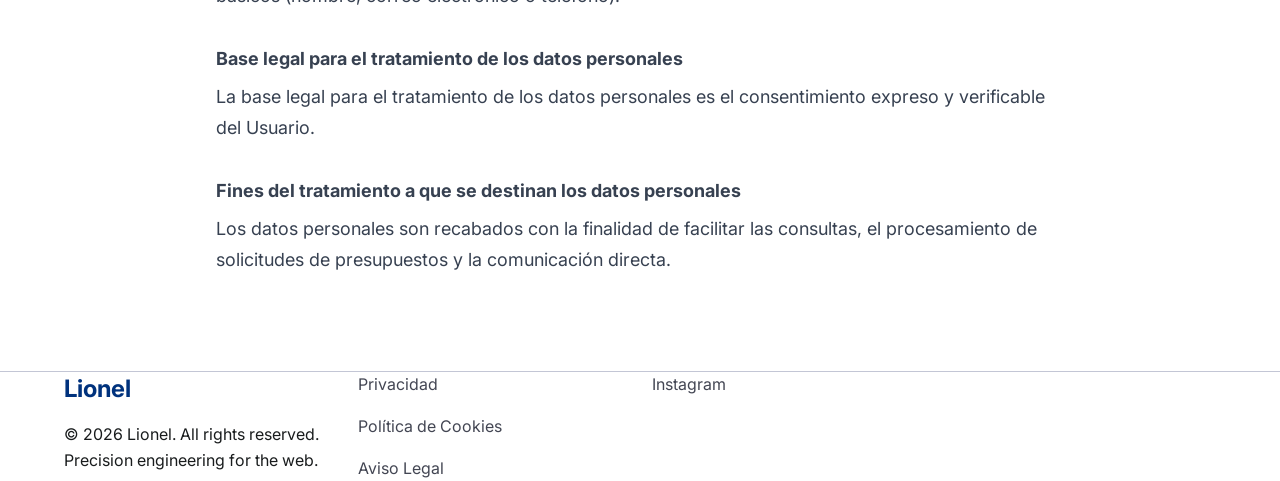
<file: politica-privacidad.html>
<!DOCTYPE html>

<html class="light" lang="es" style=""><head>
<!-- Google Tag Manager -->
<script>(function(w,d,s,l,i){w[l]=w[l]||[];w[l].push({'gtm.start':
new Date().getTime(),event:'gtm.js'});var f=d.getElementsByTagName(s)[0],
j=d.createElement(s),dl=l!='dataLayer'?'&l='+l:'';j.async=true;j.src=
'https://www.googletagmanager.com/gtm.js?id='+i+dl;f.parentNode.insertBefore(j,f);
})(window,document,'script','dataLayer','GTM-5LCSNBGM');</script>
<!-- End Google Tag Manager -->
<meta charset="utf-8"/>
<meta content="width=device-width, initial-scale=1.0" name="viewport"/>
<link href="android-chrome-512x512.png" rel="icon" type="image/png"/>
<title>Política de Privacidad - Lionel</title>
<meta content="Política de privacidad del sitio web de Lionel Web Design, diseño de páginas web para negocios locales." name="description"/>
<!-- Hoja de estilos compilada (sustituye al script de Tailwind CDN) -->
<link href="styles.css" rel="stylesheet"/>
<link href="https://fonts.googleapis.com" rel="preconnect"/>
<link crossorigin="" href="https://fonts.gstatic.com" rel="preconnect"/>
<link href="https://fonts.googleapis.com/css2?family=Inter:wght@400;500;600;700;800&amp;family=Material+Symbols+Outlined:opsz,wght,FILL,GRAD@24,400,1,0&amp;display=swap" rel="stylesheet"/>


</head>
<body class="bg-surface-container-lowest text-on-surface font-body-md min-h-screen flex flex-col">
<!-- Google Tag Manager (noscript) -->
<noscript><iframe src="https://www.googletagmanager.com/ns.html?id=GTM-5LCSNBGM"
height="0" width="0" style="display:none;visibility:hidden"></iframe></noscript>
<!-- End Google Tag Manager (noscript) -->
<!-- Top Navigation suppressed for focus on legal content, keeping only the back button -->
<header class="w-full pt-8 px-margin-mobile md:px-gutter max-w-container-max mx-auto">
<a class="inline-flex items-center gap-2 text-on-surface-variant hover:text-primary transition-colors font-label-md text-label-md" href="index.html">
<span class="material-symbols-outlined" style="font-size: 1.2em;">arrow_back</span>
            Volver al formulario
        </a>
</header>
<main class="flex-grow w-full max-w-4xl mx-auto px-margin-mobile md:px-gutter py-12 md:py-24">
<article class="prose max-w-none">
<h1 class="font-headline-lg text-headline-lg-mobile md:text-headline-lg text-on-surface mb-12">POLÍTICA DE PRIVACIDAD DEL SITIO WEB<div class="text-body-lg mt-2">Sitio Web: https://www.lionelachachiweb.com/</div></h1>
<div class="space-y-8 font-body-lg text-body-lg text-[#374151]"><section><h2 class="font-headline-sm text-headline-sm text-on-surface mb-4">I. POLÍTICA DE PRIVACIDAD Y PROTECCIÓN DE DATOS</h2><p>Respetando lo establecido en la legislación vigente, Lionel Web Design (en adelante, también Sitio Web) se compromete a adoptar las medidas técnicas y organizativas necesarias, según el nivel de seguridad adecuado al riesgo de los datos recogidos.</p></section><section><h3 class="font-bold mb-2 mt-8">Leyes que incorpora esta política de privacidad</h3><p>Esta política de privacidad está adaptada a la normativa española y europea vigente en materia de protección de datos personales en internet. En concreto, la misma respeta las siguientes normas:</p><ul class="list-disc ml-6 mt-4 space-y-2"><li>El Reglamento (UE) 2016/679 del Parlamento Europeo y del Consejo, de 27 de abril de 2016, relativo a la protección de las personas físicas en lo que respecta al tratamiento de datos personales y a la libre circulación de estos datos (RGPD).</li><li>La Ley Orgánica 3/2018, de 5 de diciembre, de Protección de Datos Personales y garantía de los derechos digitales (LOPD-GDD).</li><li>La Ley 34/2002, de 11 de julio, de Servicios de la Sociedad de la Información y de Comercio Electrónico (LSSI-CE).</li></ul></section><section><h3 class="font-bold mb-2 mt-8">Identidad del responsable del tratamiento de los datos personales</h3><p>El responsable del tratamiento de los datos personales recogidos en Lionel Web Design es: Lionel Alessandro, con NIF: 30295983S. Sus datos de contacto son los siguientes:</p><ul class="list-disc ml-6 mt-4 space-y-2"><li>Dirección: CL/ ORTEGA MELGARES, nº 26 Lorca (Murcia)</li><li>Teléfono de contacto: 722839504</li><li>Email de contacto: achachitorresl@gmail.com</li></ul></section><section><h3 class="font-bold mb-2 mt-8">Registro de Datos de Carácter Personal</h3><p>En cumplimiento de lo establecido en el RGPD y la LOPD-GDD, le informamos que los datos personales recabados por Lionel Web Design, mediante los formularios de contacto quedarán incorporados y serán tratados en nuestro fichero con el fin de facilitar, agilizar y cumplir los compromisos establecidos.</p></section><section><h3 class="font-bold mb-2 mt-8">Principios aplicables al tratamiento de los datos personales</h3><p>El tratamiento de los datos personales se someterá a los principios de licitud, lealtad y transparencia, limitación de la finalidad, minimización de datos, exactitud, limitación del plazo de conservación, integridad y confidencialidad, y responsabilidad proactiva.</p></section><section><h3 class="font-bold mb-2 mt-8">Categorías de datos personales</h3><p>Las categorías de datos que se tratan en Lionel Web Design son únicamente datos identificativos básicos (nombre, correo electrónico o teléfono).</p></section><section><h3 class="font-bold mb-2 mt-8">Base legal para el tratamiento de los datos personales</h3><p>La base legal para el tratamiento de los datos personales es el consentimiento expreso y verificable del Usuario.</p></section><section><h3 class="font-bold mb-2 mt-8">Fines del tratamiento a que se destinan los datos personales</h3><p>Los datos personales son recabados con la finalidad de facilitar las consultas, el procesamiento de solicitudes de presupuestos y la comunicación directa.</p></section></div>
</article>
</main>
<!-- Footer Component from JSON -->
<footer class="w-full py-section-gap-desktop bg-surface-container-lowest dark:bg-surface-dim border-t border-outline-variant dark:border-outline">
<div class="grid grid-cols-1 md:grid-cols-2 lg:grid-cols-4 gap-gutter px-gutter max-w-container-max mx-auto">
<div class="col-span-1 md:col-span-2 lg:col-span-1 flex flex-col gap-4">
<span class="font-headline-sm text-headline-sm font-bold text-primary dark:text-inverse-primary">Lionel</span>
<p class="font-body-md text-body-md text-on-surface dark:text-on-surface-variant max-w-xs">
                    © 2026 Lionel. All rights reserved. Precision engineering for the web.
                </p>
</div>
<div class="flex flex-col gap-4">
<a class="font-body-md text-body-md text-on-surface-variant dark:text-on-surface hover:underline transition-opacity hover:opacity-90 hover:text-primary transition-colors" href="#">Privacidad</a>
<a class="font-body-md text-body-md text-on-surface-variant dark:text-on-surface hover:underline transition-opacity hover:opacity-90 hover:text-primary transition-colors" href="politica-cookies.html">Política de Cookies</a>
<a class="font-body-md text-body-md text-on-surface-variant dark:text-on-surface hover:underline transition-opacity hover:opacity-90 hover:text-primary transition-colors" href="aviso-legal.html">Aviso Legal</a>
</div>
<div class="flex flex-col gap-4">
<a class="font-body-md text-body-md text-on-surface-variant dark:text-on-surface hover:underline transition-opacity hover:opacity-90 hover:text-primary transition-colors" href="#" target="_blank">Instagram</a>
</div>
</div>
</footer>
</body></html>
</file>
<file: styles.css>
/* ==========================================================================
   styles.css
   Hoja de estilos estática para lionelachachiweb.com
   Sustituye a <script src="https://cdn.tailwindcss.com">.
   Generada a mano a partir de las clases realmente usadas en:
   index.html, aviso-legal.html, politica-privacidad.html, politica-cookies.html
   Misma paleta y tipografía que la config de Tailwind original (theme.extend).
   ========================================================================== */

/* ---- 1. Variables de color (idénticas a tailwind.config theme.extend.colors) ---- */
:root {
  --color-surface-container-high: #e7e8e9;
  --color-inverse-on-surface: #f0f1f2;
  --color-surface-tint: #2559bd;
  --color-primary: #00327d;
  --color-surface-bright: #f8f9fa;
  --color-tertiary-fixed-dim: #c6c6c6;
  --color-tertiary: #363636;
  --color-secondary: #3d5ca2;
  --color-on-primary-container: #a5bdff;
  --color-surface-container-low: #f3f4f5;
  --color-inverse-surface: #2e3132;
  --color-on-primary-fixed: #001946;
  --color-on-secondary-fixed: #001946;
  --color-surface-container-highest: #e1e3e4;
  --color-secondary-fixed: #dae2ff;
  --color-on-tertiary-fixed-variant: #474747;
  --color-on-error: #ffffff;
  --color-outline-variant: #c3c6d5;
  --color-surface-container-lowest: #ffffff;
  --color-surface-dim: #d9dadb;
  --color-secondary-fixed-dim: #b1c5ff;
  --color-on-surface-variant: #434653;
  --color-on-primary-fixed-variant: #00419e;
  --color-surface: #f8f9fa;
  --color-on-tertiary: #ffffff;
  --color-outline: #737784;
  --color-error: #ba1a1a;
  --color-background: #f8f9fa;
  --color-inverse-primary: #b1c5ff;
  --color-on-secondary: #ffffff;
  --color-tertiary-fixed: #e2e2e2;
  --color-surface-container: #edeeef;
  --color-on-primary: #ffffff;
  --color-secondary-container: #94b2fe;
  --color-surface-variant: #e1e3e4;
  --color-primary-fixed: #dae2ff;
  --color-on-secondary-container: #204287;
  --color-primary-container: #0047ab;
  --color-on-surface: #191c1d;
  --color-tertiary-container: #4d4d4d;
  --color-error-container: #ffdad6;
  --color-primary-fixed-dim: #b1c5ff;
  --color-on-background: #191c1d;
  --color-on-tertiary-fixed: #1b1b1b;
  --color-on-tertiary-container: #bebebe;
  --color-on-error-container: #93000a;
  --color-on-secondary-fixed-variant: #224489;

  --radius-DEFAULT: 0.25rem;
  --radius-lg: 0.5rem;
  --radius-xl: 0.75rem;
  --radius-full: 9999px;

  --space-gutter: 24px;
  --space-container-max: 1200px;
  --space-section-gap-mobile: 64px;
  --space-section-gap-desktop: 128px;
  --space-base: 8px;
  --space-margin-mobile: 16px;
}

/* ---- 2. Reset base (equivalente reducido al "preflight" de Tailwind) ---- */
*, *::before, *::after { box-sizing: border-box; border-width: 0; border-style: solid; border-color: var(--color-outline-variant); }
html { -webkit-text-size-adjust: 100%; tab-size: 4; }
html, body { margin: 0; padding: 0; }
h1, h2, h3, h4, p, figure, blockquote, dl, dd, ul, ol { margin: 0; }
ul, ol { padding: 0; list-style: none; }
h1, h2, h3, h4 { font-size: inherit; font-weight: inherit; }
a { color: inherit; text-decoration: inherit; }
button, input, select, textarea { font-family: inherit; font-size: 100%; font-weight: inherit; line-height: inherit; color: inherit; margin: 0; padding: 0; }
button { background: transparent; cursor: pointer; }
img, svg { display: block; max-width: 100%; }
summary { cursor: pointer; list-style: none; }
summary::-webkit-details-marker { display: none; }
body { font-family: 'Inter', sans-serif; -webkit-font-smoothing: antialiased; -moz-osx-font-smoothing: grayscale; }
.antialiased { -webkit-font-smoothing: antialiased; -moz-osx-font-smoothing: grayscale; }
html { scroll-behavior: smooth; }
::selection { background-color: var(--color-primary-container); color: var(--color-on-primary-container); }

/* ---- 3. Tipografía: fontFamily + fontSize personalizados (theme.extend) ---- */
.font-headline-lg, .font-headline-sm, .font-headline-xl-mobile, .font-headline-md,
.font-body-lg, .font-label-md, .font-headline-xl, .font-body-md { font-family: 'Inter', sans-serif; }

.text-headline-lg      { font-size: 48px; line-height: 1.2; letter-spacing: -0.01em; font-weight: 700; }
.text-headline-sm      { font-size: 24px; line-height: 1.4; font-weight: 600; }
.text-headline-xl-mobile { font-size: 40px; line-height: 1.15; letter-spacing: -0.02em; font-weight: 800; }
.text-headline-md      { font-size: 32px; line-height: 1.3; font-weight: 700; }
.text-body-lg          { font-size: 18px; line-height: 1.7; font-weight: 400; }
.text-label-md         { font-size: 14px; line-height: 1; letter-spacing: 0.05em; font-weight: 600; }
.text-headline-xl      { font-size: 60px; line-height: 1.1; letter-spacing: -0.02em; font-weight: 800; }
.text-body-md           { font-size: 16px; line-height: 1.6; font-weight: 400; }
/* "headline-lg-mobile" no existe en el theme original (clase sin efecto en el CDN);
   se define aquí un tamaño intermedio razonable para el <h1> de las páginas legales en móvil. */
.text-headline-lg-mobile { font-size: 32px; line-height: 1.3; font-weight: 700; }

.text-4xl { font-size: 2.25rem; line-height: 2.5rem; }
.text-lg  { font-size: 1.125rem; line-height: 1.75rem; }
.text-sm  { font-size: 0.875rem; line-height: 1.25rem; }

.font-bold      { font-weight: 700; }
.font-extrabold { font-weight: 800; }
.font-medium    { font-weight: 500; }

.text-left   { text-align: left; }
.text-center { text-align: center; }
.leading-relaxed { line-height: 1.625; }
.tracking-tight { letter-spacing: -0.025em; }
.underline { text-decoration-line: underline; }
.list-disc { list-style-type: disc; }

.material-symbols-outlined {
  font-variation-settings: 'FILL' 0, 'wght' 400, 'GRAD' 0, 'opsz' 24;
}

/* Contenido de artículo (política de privacidad / aviso legal) */
.prose { color: var(--color-on-surface); }
.max-w-none { max-width: none; }

/* ---- 4. Colores: fondo / texto / borde ---- */
.bg-background { background-color: var(--color-background); }
.bg-surface { background-color: var(--color-surface); }
.bg-surface-container-lowest { background-color: var(--color-surface-container-lowest); }
.bg-surface-container-low { background-color: var(--color-surface-container-low); }
.bg-surface-container-high { background-color: var(--color-surface-container-high); }
.bg-surface-container-highest { background-color: var(--color-surface-container-highest); }
.bg-primary { background-color: var(--color-primary); }
.bg-primary-container { background-color: var(--color-primary-container); }
.bg-on-surface-variant { background-color: var(--color-on-surface-variant); }
.bg-outline-variant { background-color: var(--color-outline-variant); }
.bg-black\/40 { background-color: rgb(0 0 0 / 0.4); }

.text-on-background { color: var(--color-on-background); }
.text-on-surface { color: var(--color-on-surface); }
.text-on-surface-variant { color: var(--color-on-surface-variant); }
.text-on-primary { color: var(--color-on-primary); }
.text-on-primary-container { color: var(--color-on-primary-container); }
.text-primary { color: var(--color-primary); }
.text-primary-container { color: var(--color-primary-container); }
.text-secondary { color: var(--color-secondary); }
.text-error { color: var(--color-error); }
.text-\[\#374151\] { color: #374151; }

.border-outline { border-color: var(--color-outline); }
.border-outline-variant { border-color: var(--color-outline-variant); }
.border-primary-container { border-color: var(--color-primary-container); }
.border-surface { border-color: var(--color-surface); }
.border-surface-container-lowest { border-color: var(--color-surface-container-lowest); }
.border-surface-variant { border-color: var(--color-surface-variant); }

/* Variantes modo oscuro (inertes: el sitio nunca añade la clase "dark" a <html>,
   se mantienen igual que en el diseño original por fidelidad) */
.dark .dark\:bg-inverse-surface { background-color: var(--color-inverse-surface); }
.dark .dark\:bg-surface-container { background-color: var(--color-surface-container); }
.dark .dark\:bg-surface-dim { background-color: var(--color-surface-dim); }
.dark .dark\:border-outline { border-color: var(--color-outline); }
.dark .dark\:text-inverse-on-surface { color: var(--color-inverse-on-surface); }
.dark .dark\:text-inverse-primary { color: var(--color-inverse-primary); }
.dark .dark\:text-on-surface { color: var(--color-on-surface); }
.dark .dark\:text-on-surface-variant { color: var(--color-on-surface-variant); }
.dark .dark\:text-primary-fixed { color: var(--color-primary-fixed); }
.dark .dark\:text-secondary-fixed { color: var(--color-secondary-fixed); }
.dark .dark\:text-surface-variant { color: var(--color-surface-variant); }
.dark .dark\:hover\:text-primary-fixed:hover { color: var(--color-primary-fixed); }

/* ---- 5. Bordes y radios ---- */
.rounded { border-radius: var(--radius-DEFAULT); }
.rounded-md { border-radius: 0.375rem; }
.rounded-lg { border-radius: var(--radius-lg); }
.rounded-xl { border-radius: var(--radius-xl); }
.rounded-full { border-radius: var(--radius-full); }
.border { border-width: 1px; }
.border-2 { border-width: 2px; }
.border-4 { border-width: 4px; }
.border-t { border-top-width: 1px; }
.border-b { border-bottom-width: 1px; }

/* ---- 6. Sombras ---- */
.shadow-sm { box-shadow: 0 1px 2px 0 rgb(0 0 0 / 0.05); }
.shadow-lg { box-shadow: 0 10px 15px -3px rgb(0 0 0 / 0.1), 0 4px 6px -4px rgb(0 0 0 / 0.1); }
.shadow-xl { box-shadow: 0 20px 25px -5px rgb(0 0 0 / 0.1), 0 8px 10px -6px rgb(0 0 0 / 0.1); }
.ambient-shadow { box-shadow: 0 20px 40px -10px rgba(0,0,0,0.05); }
.glass-card { background: rgba(255, 255, 255, 0.7); backdrop-filter: blur(10px); -webkit-backdrop-filter: blur(10px); border: 1px solid rgba(255,255,255,0.2); }
.backdrop-blur-sm { backdrop-filter: blur(4px); -webkit-backdrop-filter: blur(4px); }

/* ---- 7. Layout: display / position / flex / grid ---- */
.block { display: block; }
.flex { display: flex; }
.inline-flex { display: inline-flex; }
.grid { display: grid; }
.hidden { display: none; }

.relative { position: relative; }
.absolute { position: absolute; }
.fixed { position: fixed; }
.sticky { position: sticky; }
.inset-0 { top: 0; right: 0; bottom: 0; left: 0; }
.top-0 { top: 0; }
.top-6 { top: 1.5rem; }
.right-0 { right: 0; }
.bottom-0 { bottom: 0; }
.left-0 { left: 0; }
.left-1\/2 { left: 50%; }
.z-0 { z-index: 0; }
.z-10 { z-index: 10; }
.z-50 { z-index: 50; }
.z-\[100\] { z-index: 100; }

.flex-col { flex-direction: column; }
.flex-wrap { flex-wrap: wrap; }
.flex-1 { flex: 1 1 0%; }
.flex-grow { flex-grow: 1; }
.flex-shrink-0 { flex-shrink: 0; }
.items-center { align-items: center; }
.items-start { align-items: flex-start; }
.justify-between { justify-content: space-between; }
.justify-center { justify-content: center; }
.justify-end { justify-content: flex-end; }

.grid-cols-1 { grid-template-columns: repeat(1, minmax(0, 1fr)); }
.col-span-1 { grid-column: span 1 / span 1; }

.transform { transform: translateX(var(--tw-tx,0)) translateY(var(--tw-ty,0)); }
.-translate-x-1\/2 { --tw-tx: -50%; transform: translateX(-50%) translateY(var(--tw-ty,0)); }
.-translate-y-1\/2 { --tw-ty: -50%; transform: translateX(var(--tw-tx,0)) translateY(-50%); }
.-translate-x-1\/2.-translate-y-1\/2 { transform: translate(-50%, -50%); }

.overflow-hidden { overflow: hidden; }
.overflow-y-auto { overflow-y: auto; }
.object-cover { object-fit: cover; }
.cursor-pointer { cursor: pointer; }

/* ---- 8. Tamaños ---- */
.w-full { width: 100%; }
.h-full { height: 100%; }
.w-5 { width: 1.25rem; }
.h-5 { height: 1.25rem; }
.w-12 { width: 3rem; }
.h-12 { height: 3rem; }
.w-48 { width: 12rem; }
.h-48 { height: 12rem; }
.h-20 { height: 5rem; }
.w-0\.5 { width: 0.125rem; }
.h-0\.5 { height: 0.125rem; }
.h-\[400px\] { height: 400px; }
.w-\[80\%\] { width: 80%; }
.min-h-screen { min-height: 100vh; }
.min-h-\[80px\] { min-height: 80px; }
.max-w-xs { max-width: 20rem; }
.max-w-xl { max-width: 36rem; }
.max-w-2xl { max-width: 42rem; }
.max-w-3xl { max-width: 48rem; }
.max-w-4xl { max-width: 56rem; }
.max-w-\[600px\] { max-width: 600px; }
.max-w-\[800px\] { max-width: 800px; }
.max-w-container-max { max-width: var(--space-container-max); }
.max-h-\[70vh\] { max-height: 70vh; }

/* ---- 9. Espaciado: gap / margin / padding / space-between ---- */
.gap-1 { gap: 0.25rem; }
.gap-2 { gap: 0.5rem; }
.gap-3 { gap: 0.75rem; }
.gap-4 { gap: 1rem; }
.gap-6 { gap: 1.5rem; }
.gap-8 { gap: 2rem; }
.gap-12 { gap: 3rem; }
.gap-gutter { gap: var(--space-gutter); }

.mb-1 { margin-bottom: 0.25rem; }
.mb-2 { margin-bottom: 0.5rem; }
.mb-4 { margin-bottom: 1rem; }
.mb-6 { margin-bottom: 1.5rem; }
.mb-8 { margin-bottom: 2rem; }
.mb-12 { margin-bottom: 3rem; }
.mb-16 { margin-bottom: 4rem; }
.mt-1 { margin-top: 0.25rem; }
.mt-2 { margin-top: 0.5rem; }
.mt-4 { margin-top: 1rem; }
.mt-6 { margin-top: 1.5rem; }
.mt-8 { margin-top: 2rem; }
.mt-12 { margin-top: 3rem; }
.ml-1\.5 { margin-left: 0.375rem; }
.ml-6 { margin-left: 1.5rem; }
.mx-auto { margin-left: auto; margin-right: auto; }

.p-4 { padding: 1rem; }
.p-6 { padding: 1.5rem; }
.p-8 { padding: 2rem; }
.pt-4 { padding-top: 1rem; }
.pt-8 { padding-top: 2rem; }
.pb-section-gap-mobile { padding-bottom: var(--space-section-gap-mobile); }
.pt-section-gap-mobile { padding-top: var(--space-section-gap-mobile); }
.px-4 { padding-left: 1rem; padding-right: 1rem; }
.px-6 { padding-left: 1.5rem; padding-right: 1.5rem; }
.px-8 { padding-left: 2rem; padding-right: 2rem; }
.px-gutter { padding-left: var(--space-gutter); padding-right: var(--space-gutter); }
.px-margin-mobile { padding-left: var(--space-margin-mobile); padding-right: var(--space-margin-mobile); }
.py-1 { padding-top: 0.25rem; padding-bottom: 0.25rem; }
.py-2 { padding-top: 0.5rem; padding-bottom: 0.5rem; }
.py-3 { padding-top: 0.75rem; padding-bottom: 0.75rem; }
.py-4 { padding-top: 1rem; padding-bottom: 1rem; }
.py-12 { padding-top: 3rem; padding-bottom: 3rem; }
.py-base { padding-top: var(--space-base); padding-bottom: var(--space-base); }
.py-section-gap-mobile { padding-top: var(--space-section-gap-mobile); padding-bottom: var(--space-section-gap-mobile); }
.py-\[64px\] { padding-top: 64px; padding-bottom: 64px; }

.space-x-8 > :not([hidden]) ~ :not([hidden]) { margin-left: 2rem; }
.space-y-2 > :not([hidden]) ~ :not([hidden]) { margin-top: 0.5rem; }
.space-y-4 > :not([hidden]) ~ :not([hidden]) { margin-top: 1rem; }
.space-y-6 > :not([hidden]) ~ :not([hidden]) { margin-top: 1.5rem; }
.space-y-8 > :not([hidden]) ~ :not([hidden]) { margin-top: 2rem; }

/* ---- 10. Interacción: hover / focus / transición ---- */
.transition-colors { transition-property: color, background-color, border-color; transition-timing-function: cubic-bezier(0.4,0,0.2,1); transition-duration: 150ms; }
.transition-opacity { transition-property: opacity; transition-timing-function: cubic-bezier(0.4,0,0.2,1); transition-duration: 150ms; }
.transition-transform { transition-property: transform; transition-timing-function: cubic-bezier(0.4,0,0.2,1); transition-duration: 150ms; }
.duration-200 { transition-duration: 200ms; }

.hover\:opacity-80:hover { opacity: 0.8; }
.hover\:opacity-90:hover { opacity: 0.9; }
.hover\:bg-surface-variant:hover { background-color: var(--color-surface-variant); }
.hover\:bg-surface-tint:hover { background-color: var(--color-surface-tint); }
.hover\:text-primary:hover { color: var(--color-primary); }
.hover\:underline:hover { text-decoration-line: underline; }

.focus\:outline-none:focus { outline: 2px solid transparent; outline-offset: 2px; }
.focus\:border-primary-container:focus { border-color: var(--color-primary-container); }
.focus\:ring:focus, .focus\:ring-primary:focus, .focus\:ring-primary-container:focus {
  box-shadow: 0 0 0 3px rgb(0 71 171 / 0.5);
}
.focus\:ring-opacity-50:focus { box-shadow: 0 0 0 3px rgb(0 71 171 / 0.5); }

/* Flecha del acordeón FAQ (elemento <details class="group">) */
.group[open] .group-open\:rotate-180 { transform: rotate(180deg); }
.group[open] .group-open\:rotate-90 { transform: rotate(90deg); }

/* ---- 11. Breakpoints responsive (sm ≥640px · md ≥768px · lg ≥1024px) ---- */
@media (min-width: 640px) {
  .sm\:flex-row { flex-direction: row; }
}

@media (min-width: 768px) {
  .md\:flex { display: flex; }
  .md\:block { display: block; }
  .md\:hidden { display: none; }
  .md\:inline-flex { display: inline-flex; }
  .md\:flex-row { flex-direction: row; }
  .md\:grid-cols-2 { grid-template-columns: repeat(2, minmax(0, 1fr)); }
  .md\:col-span-2 { grid-column: span 2 / span 2; }
  .md\:mb-0 { margin-bottom: 0; }
  .md\:p-16 { padding: 4rem; }
  .md\:h-64 { height: 16rem; }
  .md\:w-64 { width: 16rem; }
  .md\:h-\[600px\] { height: 600px; }
  .md\:pb-section-gap-desktop { padding-bottom: var(--space-section-gap-desktop); }
  .md\:pt-section-gap-desktop { padding-top: var(--space-section-gap-desktop); }
  .md\:py-section-gap-desktop { padding-top: var(--space-section-gap-desktop); padding-bottom: var(--space-section-gap-desktop); }
  .md\:py-24 { padding-top: 6rem; padding-bottom: 6rem; }
  .md\:py-\[128px\] { padding-top: 128px; padding-bottom: 128px; }
  .md\:px-gutter { padding-left: var(--space-gutter); padding-right: var(--space-gutter); }
  .md\:px-\[64px\] { padding-left: 64px; padding-right: 64px; }
  .md\:text-headline-lg { font-size: 48px; line-height: 1.2; letter-spacing: -0.01em; font-weight: 700; }
  .md\:text-headline-xl { font-size: 60px; line-height: 1.1; letter-spacing: -0.02em; font-weight: 800; }
  .md\:font-headline-xl { font-family: 'Inter', sans-serif; }
  .md\:-translate-y-4 { transform: translateY(-1rem); }
}

@media (min-width: 1024px) {
  .lg\:col-span-1 { grid-column: span 1 / span 1; }
  .lg\:grid-cols-2 { grid-template-columns: repeat(2, minmax(0, 1fr)); }
  .lg\:grid-cols-3 { grid-template-columns: repeat(3, minmax(0, 1fr)); }
  .lg\:grid-cols-4 { grid-template-columns: repeat(4, minmax(0, 1fr)); }
}
</file>
